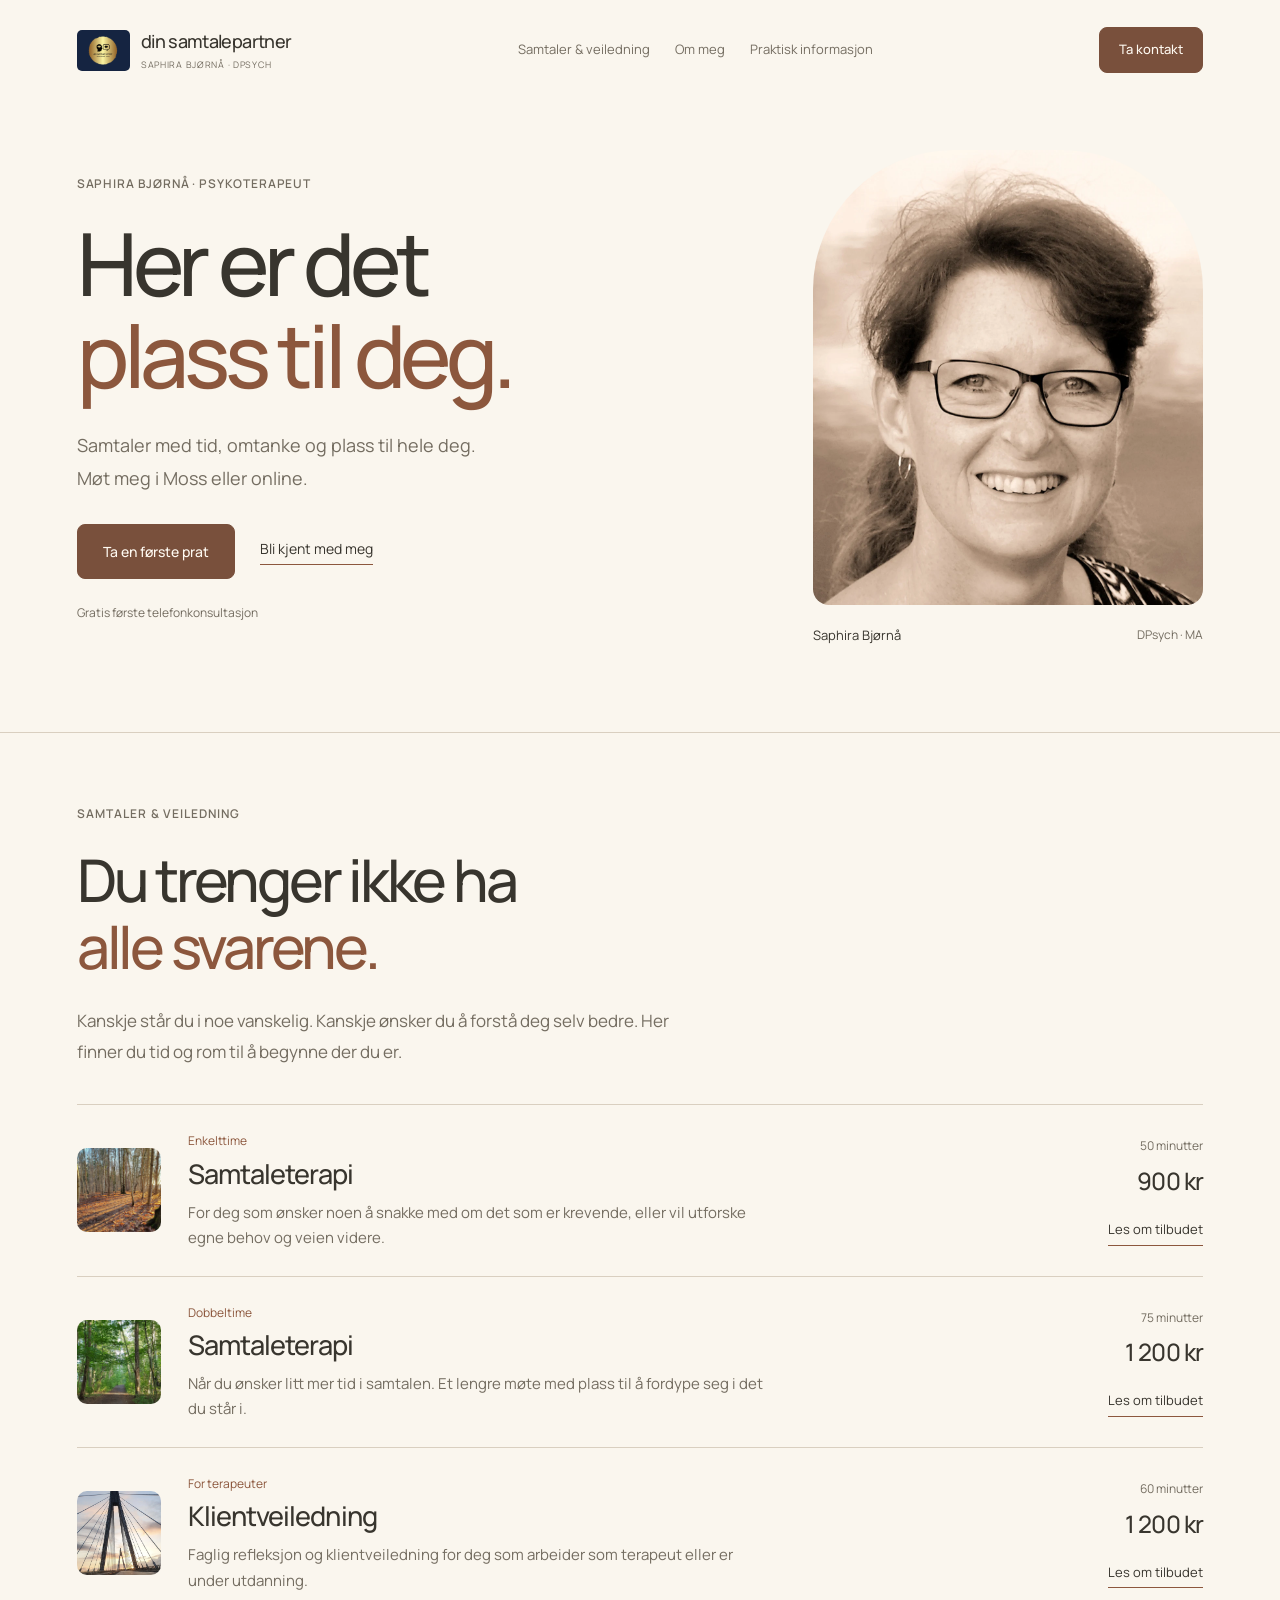
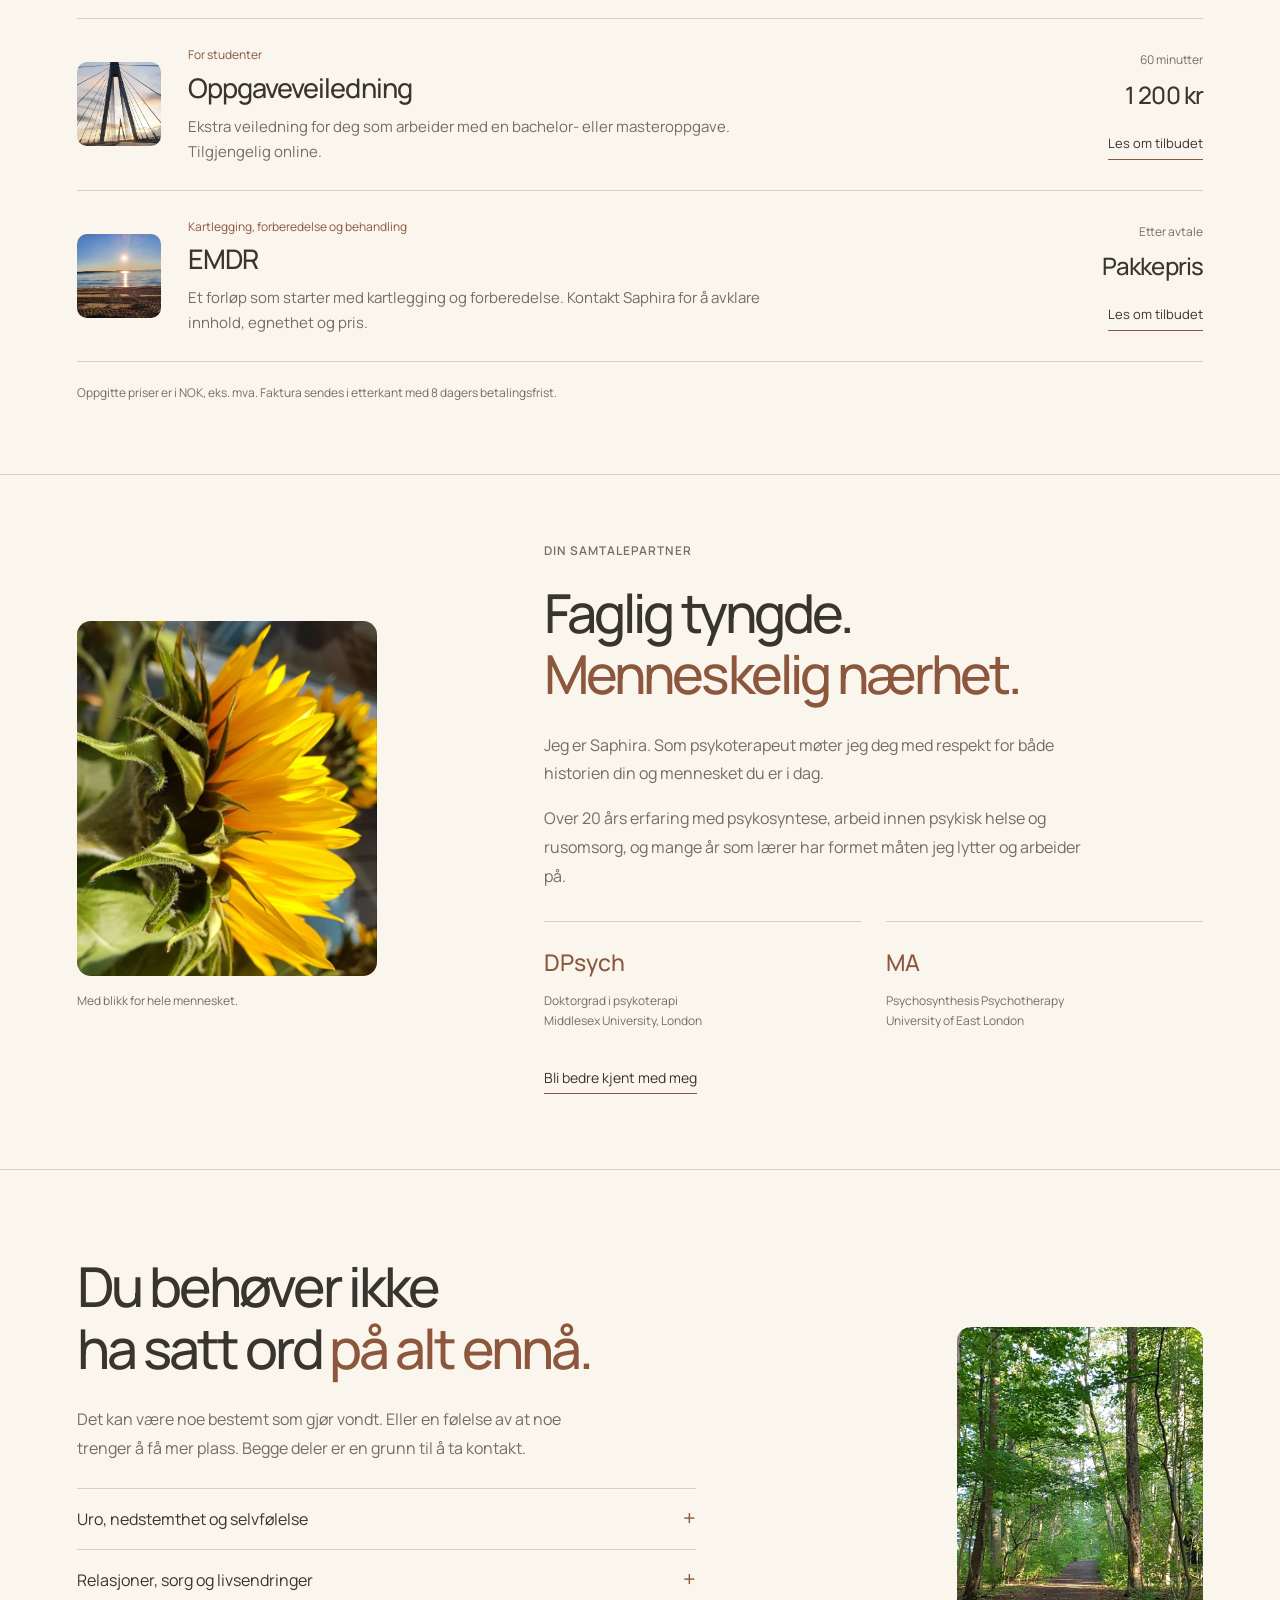
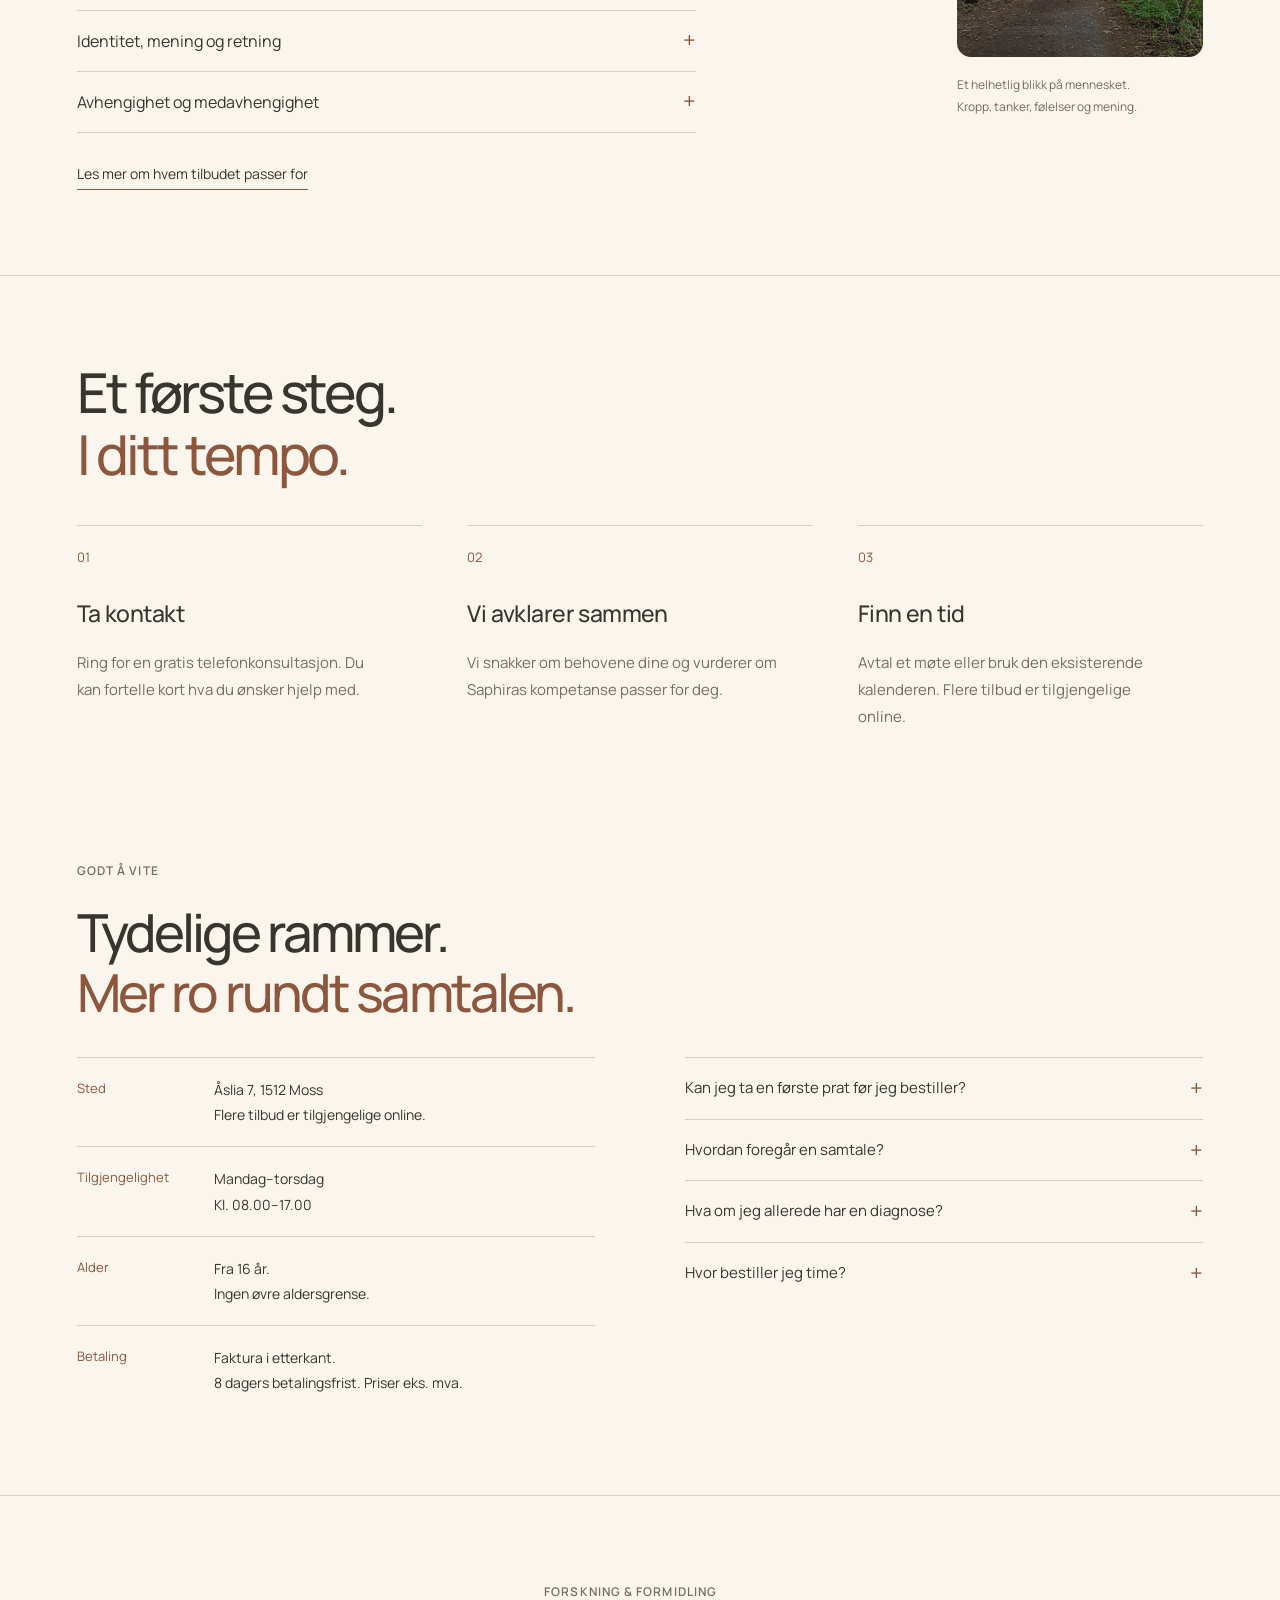
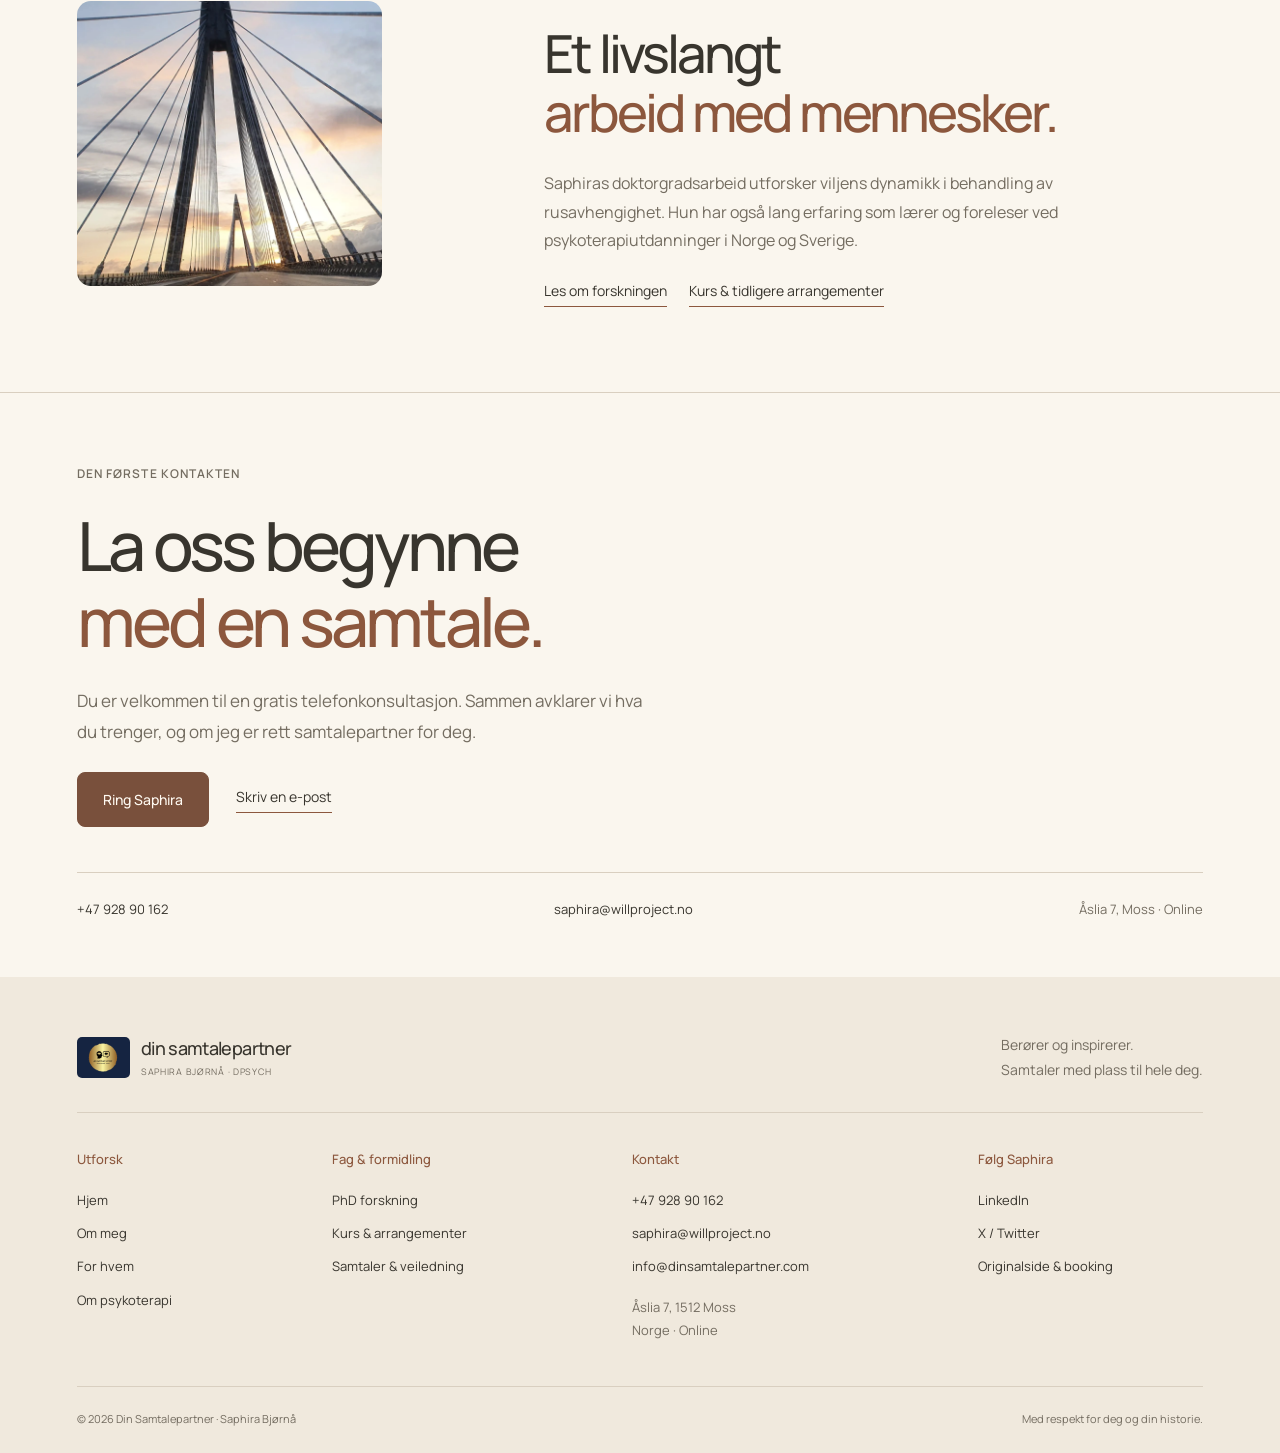
<file: index.html>
<!doctype html><html lang="nb"><head><meta charset="utf-8"><meta name="viewport" content="width=device-width,initial-scale=1"><title>Her er det plass til deg. | Din Samtalepartner</title><meta name="description" content="Samtaleterapi og veiledning med Saphira Bjørnå, DPsych. I Moss og online."><meta name="theme-color" content="#faf6ee"><meta property="og:title" content="Her er det plass til deg. | Din Samtalepartner"><meta property="og:description" content="Samtaleterapi og veiledning med Saphira Bjørnå, DPsych. I Moss og online."><meta property="og:image" content="https://static.wixstatic.com/media/1c5207_8d504ca4187c4824acd3e5a28798c0b1%7Emv2.jpg/v1/fit/w_2500,h_1330,al_c/1c5207_8d504ca4187c4824acd3e5a28798c0b1%7Emv2.jpg"><link rel="icon" href="assets/logo.webp"><link rel="stylesheet" href="fonts.css"><link rel="stylesheet" href="style.css"></head><body class="home" data-root=""><a class="skip" href="#main">Hopp til innhold</a><header class="site-header"><a aria-label="Din Samtalepartner, hjem" class="brand" href="index.html"><img alt="" src="assets/logo.webp"/><span>din samtalepartner<small>SAPHIRA BJØRNÅ · DPSYCH</small></span></a><nav aria-label="Hovedmeny" class="desktop-nav"><a href="#tjenester">Samtaler &amp; veiledning</a><a href="#om">Om meg</a><a href="#praktisk">Praktisk informasjon</a></nav><a class="button header-button" href="#kontakt">Ta kontakt</a><button aria-controls="mobile-nav" aria-expanded="false" class="menu-button">Meny +</button></header><nav class="mobile-nav" hidden="" id="mobile-nav"><a href="#tjenester">Samtaler &amp; veiledning</a><a href="#om">Om meg</a><a href="#praktisk">Praktisk informasjon</a><a href="#kontakt">Ta kontakt</a></nav><main id="main"><section class="hero"><div class="hero-copy"><p class="eyebrow">Saphira Bjørnå · Psykoterapeut</p><h1>Her er det<br/><span>plass til deg.</span></h1><p>Samtaler med tid, omtanke og plass til hele deg. Møt meg i Moss eller online.</p><div class="hero-actions"><a class="button" href="#kontakt">Ta en første prat</a><a class="text-link" href="#om">Bli kjent med meg</a></div><div class="hero-practical"><span>Gratis første telefonkonsultasjon</span></div></div><figure class="hero-portrait"><img alt="Saphira Bjørnå, psykoterapeut" fetchpriority="high" src="assets/saphira-portrait.webp"/><figcaption><span>Saphira Bjørnå</span><span>DPsych · MA</span></figcaption></figure></section><section class="intro section" id="tjenester"><p class="eyebrow">Samtaler &amp; veiledning</p><h2>Du trenger ikke ha<br/><span>alle svarene.</span></h2><p>Kanskje står du i noe vanskelig. Kanskje ønsker du å forstå deg selv bedre. Her finner du tid og rom til å begynne der du er.</p></section><section aria-label="Samtaler og veiledning" class="services section"><div class="service-list"><article class="service-row"><a class="service-photo" href="service-page/samtaleterapi-enkelttime-50-min/index.html"><img alt="Samtaleterapi · Enkelttime" class="" decoding="async" loading="lazy" src="assets/service-single-session.webp"/></a><div class="service-copy"><p>Enkelttime</p><h3><a href="service-page/samtaleterapi-enkelttime-50-min/index.html">Samtaleterapi</a></h3><p>For deg som ønsker noen å snakke med om det som er krevende, eller vil utforske egne behov og veien videre.</p></div><div class="service-book"><span>50 minutter</span><strong>900 kr</strong><a class="text-link" href="service-page/samtaleterapi-enkelttime-50-min/index.html">Les om tilbudet</a></div></article><article class="service-row"><a class="service-photo" href="service-page/samtaleterapi-dobbeltime-75-minutter/index.html"><img alt="Samtaleterapi · Dobbeltime" class="" decoding="async" loading="lazy" src="assets/service-double-session.webp"/></a><div class="service-copy"><p>Dobbeltime</p><h3><a href="service-page/samtaleterapi-dobbeltime-75-minutter/index.html">Samtaleterapi</a></h3><p>Når du ønsker litt mer tid i samtalen. Et lengre møte med plass til å fordype seg i det du står i.</p></div><div class="service-book"><span>75 minutter</span><strong>1 200 kr</strong><a class="text-link" href="service-page/samtaleterapi-dobbeltime-75-minutter/index.html">Les om tilbudet</a></div></article><article class="service-row"><a class="service-photo" href="service-page/klient-veiledning-handledning/index.html"><img alt="Klientveiledning · For terapeuter" class="" decoding="async" loading="lazy" src="assets/service-supervision.webp"/></a><div class="service-copy"><p>For terapeuter</p><h3><a href="service-page/klient-veiledning-handledning/index.html">Klientveiledning</a></h3><p>Faglig refleksjon og klientveiledning for deg som arbeider som terapeut eller er under utdanning.</p></div><div class="service-book"><span>60 minutter</span><strong>1 200 kr</strong><a class="text-link" href="service-page/klient-veiledning-handledning/index.html">Les om tilbudet</a></div></article><article class="service-row"><a class="service-photo" href="service-page/master-og-bachelor-oppgave-veiledning/index.html"><img alt="Oppgaveveiledning · For studenter" class="" decoding="async" loading="lazy" src="assets/service-supervision.webp"/></a><div class="service-copy"><p>For studenter</p><h3><a href="service-page/master-og-bachelor-oppgave-veiledning/index.html">Oppgaveveiledning</a></h3><p>Ekstra veiledning for deg som arbeider med en bachelor- eller masteroppgave. Tilgjengelig online.</p></div><div class="service-book"><span>60 minutter</span><strong>1 200 kr</strong><a class="text-link" href="service-page/master-og-bachelor-oppgave-veiledning/index.html">Les om tilbudet</a></div></article><article class="service-row"><a class="service-photo" href="service-page/emdr-traume-terapi/index.html"><img alt="EMDR · Kartlegging, forberedelse og behandling" class="" decoding="async" loading="lazy" src="assets/service-emdr.webp"/></a><div class="service-copy"><p>Kartlegging, forberedelse og behandling</p><h3><a href="service-page/emdr-traume-terapi/index.html">EMDR</a></h3><p>Et forløp som starter med kartlegging og forberedelse. Kontakt Saphira for å avklare innhold, egnethet og pris.</p></div><div class="service-book"><span>Etter avtale</span><strong>Pakkepris</strong><a class="text-link" href="service-page/emdr-traume-terapi/index.html">Les om tilbudet</a></div></article></div><p class="price-note">Oppgitte priser er i NOK, eks. mva. Faktura sendes i etterkant med 8 dagers betalingsfrist.</p></section><section class="about-home section" id="om"><div class="portrait-frame"><img alt="En solsikke i varmt sollys" class="" decoding="async" loading="lazy" src="assets/sunflower.webp"/><p>Med blikk for hele mennesket.</p></div><div class="about-copy"><p class="eyebrow">Din samtalepartner</p><h2>Faglig tyngde.<br/><span>Menneskelig nærhet.</span></h2><p>Jeg er Saphira. Som psykoterapeut møter jeg deg med respekt for både historien din og mennesket du er i dag.</p><p>Over 20 års erfaring med psykosyntese, arbeid innen psykisk helse og rusomsorg, og mange år som lærer har formet måten jeg lytter og arbeider på.</p><div class="credentials"><div><span>DPsych</span><p>Doktorgrad i psykoterapi<br/>Middlesex University, London</p></div><div><span>MA</span><p>Psychosynthesis Psychotherapy<br/>University of East London</p></div></div><a class="text-link" href="om-meg/index.html">Bli bedre kjent med meg</a></div></section><section class="who-section section"><div class="who-content"><h2>Du behøver ikke<br/>ha satt ord <br/><span>på alt ennå.</span></h2><p>Det kan være noe bestemt som gjør vondt. Eller en følelse av at noe trenger å få mer plass. Begge deler er en grunn til å ta kontakt.</p><div class="topic-list"><details><summary>Uro, nedstemthet og selvfølelse</summary><p>Du kan ta opp bekymring, lav selvfølelse eller følelsen av ikke å strekke til. I en første samtale avklarer vi hva du trenger, og om tilbudet passer for deg.</p></details><details><summary>Relasjoner, sorg og livsendringer</summary><p>Samlivsbrudd, tap, familieforhold og det å være pårørende kan vekke mange følelser. Samtalen kan gi rom for å utforske din opplevelse.</p></details><details><summary>Identitet, mening og retning</summary><p>Spørsmål om hvem du er, hva som er viktig for deg og hva du ønsker videre, kan være utgangspunktet for samtalen.</p></details><details><summary>Avhengighet og medavhengighet</summary><p>Saphira har erfaring fra rusomsorg og har forsket på viljens dynamikk i behandling av rusavhengighet. Ta kontakt for å avklare din situasjon.</p></details></div><a class="text-link" href="hva-og-for-hvem/index.html">Les mer om hvem tilbudet passer for</a></div><div class="who-photo"><img alt="En grønn sti gjennom skogen" class="" decoding="async" loading="lazy" src="assets/service-double-session.webp"/><p>Et helhetlig blikk på mennesket.<br/>Kropp, tanker, følelser og mening.</p></div></section><section class="process section"><h2>Et første steg.<br/><span>I ditt tempo.</span></h2><div class="process-grid"><article><span>01</span><h3>Ta kontakt</h3><p>Ring for en gratis telefonkonsultasjon. Du kan fortelle kort hva du ønsker hjelp med.</p></article><article><span>02</span><h3>Vi avklarer sammen</h3><p>Vi snakker om behovene dine og vurderer om Saphiras kompetanse passer for deg.</p></article><article><span>03</span><h3>Finn en tid</h3><p>Avtal et møte eller bruk den eksisterende kalenderen. Flere tilbud er tilgjengelige online.</p></article></div></section><section class="practical section" id="praktisk"><div><p class="eyebrow">Godt å vite</p><h2>Tydelige rammer.<br/><span>Mer ro rundt samtalen.</span></h2></div><div class="practical-grid"><div class="facts"><div><span>Sted</span><p>Åslia 7, 1512 Moss<br/>Flere tilbud er tilgjengelige online.</p></div><div><span>Tilgjengelighet</span><p>Mandag–torsdag<br/>Kl. 08.00–17.00</p></div><div><span>Alder</span><p>Fra 16 år.<br/>Ingen øvre aldersgrense.</p></div><div><span>Betaling</span><p>Faktura i etterkant.<br/>8 dagers betalingsfrist. Priser eks. mva.</p></div></div><div class="faq"><details><summary>Kan jeg ta en første prat før jeg bestiller?</summary><p>Ja. Saphira tilbyr en gratis telefonkonsultasjon for å avklare behov og om hun har riktig kompetanse for deg. Ring +47 928 90 162.</p></details><details><summary>Hvordan foregår en samtale?</summary><p>Saphira arbeider gjennom aktiv lytting og samtale. Psykosyntese har et helhetlig perspektiv og kan inkludere andre verktøy når det føles riktig for deg.</p></details><details><summary>Hva om jeg allerede har en diagnose?</summary><p>Ta kontakt for en individuell avklaring av behov, utfordringer og hvor du er i forløpet. Saphira vurderer om hun kan tilby terapi eller støttesamtaler, eller om annen hjelp er mer passende.</p></details><details><summary>Hvor bestiller jeg time?</summary><p>Du kan bestille gjennom Saphiras eksisterende bookingkalender. Bruk knappen på den aktuelle tjenesten for å se tilgjengelige tider.</p></details></div></div></section><section class="research section"><div class="research-photo"><img alt="En bro i kveldslys" class="" decoding="async" loading="lazy" src="assets/service-supervision.webp"/></div><div><p class="eyebrow">Forskning &amp; formidling</p><h2>Et livslangt<br/><span>arbeid med mennesker.</span></h2><p>Saphiras doktorgradsarbeid utforsker viljens dynamikk i behandling av rusavhengighet. Hun har også lang erfaring som lærer og foreleser ved psykoterapiutdanninger i Norge og Sverige.</p><div class="actions"><a class="text-link" href="forskning/index.html">Les om forskningen</a><a class="text-link" href="experiences/index.html">Kurs &amp; tidligere arrangementer</a></div></div></section><section class="contact section" id="kontakt"><p class="eyebrow">Den første kontakten</p><h2>La oss begynne<br/><span>med en samtale.</span></h2><p>Du er velkommen til en gratis telefonkonsultasjon. Sammen avklarer vi hva du trenger, og om jeg er rett samtalepartner for deg.</p><div class="contact-actions"><a class="button" href="tel:+4792890162">Ring Saphira</a><a class="text-link" href="mailto:saphira@willproject.no">Skriv en e-post</a></div><div class="contact-bottom"><a href="tel:+4792890162">+47 928 90 162</a><a href="mailto:saphira@willproject.no">saphira@willproject.no</a><span>Åslia 7, Moss · Online</span></div></section></main><footer class="footer"><div class="footer-top"><a aria-label="Din Samtalepartner, hjem" class="brand" href="index.html"><img alt="Din Samtalepartner" src="assets/logo.webp"/><span>din samtalepartner<small>SAPHIRA BJØRNÅ · DPSYCH</small></span></a><p>Berører og inspirerer.<br/>Samtaler med plass til hele deg.</p></div><div class="footer-links"><div><h3>Utforsk</h3><a href="index.html">Hjem</a><a href="om-meg/index.html">Om meg</a><a href="hva-og-for-hvem/index.html">For hvem</a><a href="about/index.html">Om psykoterapi</a></div><div><h3>Fag &amp; formidling</h3><a href="forskning/index.html">PhD forskning</a><a href="experiences/index.html">Kurs &amp; arrangementer</a><a href="index.html#tjenester">Samtaler &amp; veiledning</a></div><div><h3>Kontakt</h3><a href="tel:+4792890162">+47 928 90 162</a><a href="mailto:saphira@willproject.no">saphira@willproject.no</a><a href="mailto:info@dinsamtalepartner.com">info@dinsamtalepartner.com</a><p>Åslia 7, 1512 Moss<br/>Norge · Online</p></div><div><h3>Følg Saphira</h3><a href="https://www.linkedin.com/in/saphira-bj%C3%B8rn%C3%A5-dpsych-177b5113/" rel="noopener" target="_blank">LinkedIn</a><a href="https://twitter.com/@BjSaphira" rel="noopener" target="_blank">X / Twitter</a><a href="https://www.dinsamtalepartner.com/" rel="noopener" target="_blank">Originalside &amp; booking</a></div></div><div class="footer-bottom"><span>© 2026 Din Samtalepartner · Saphira Bjørnå</span><span>Med respekt for deg og din historie.</span></div></footer><script src="app.js"></script></body></html>
</file>
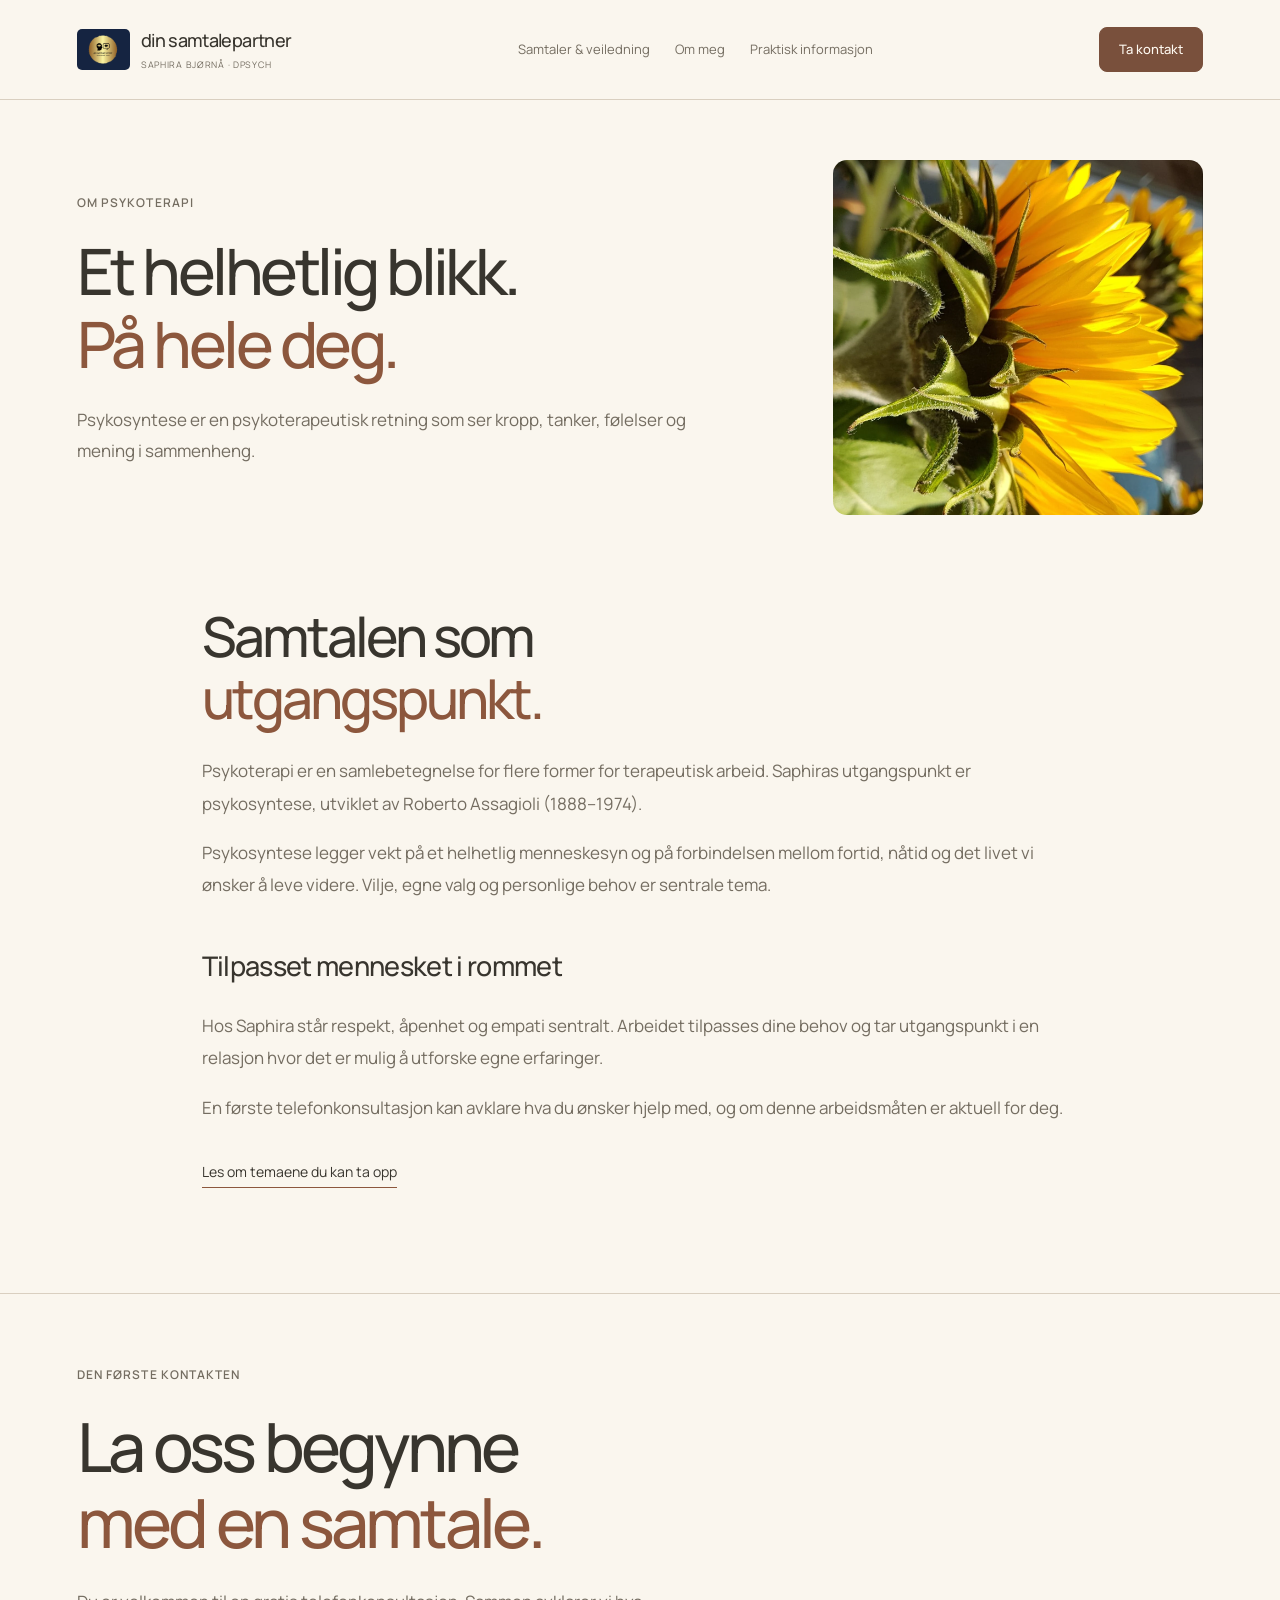
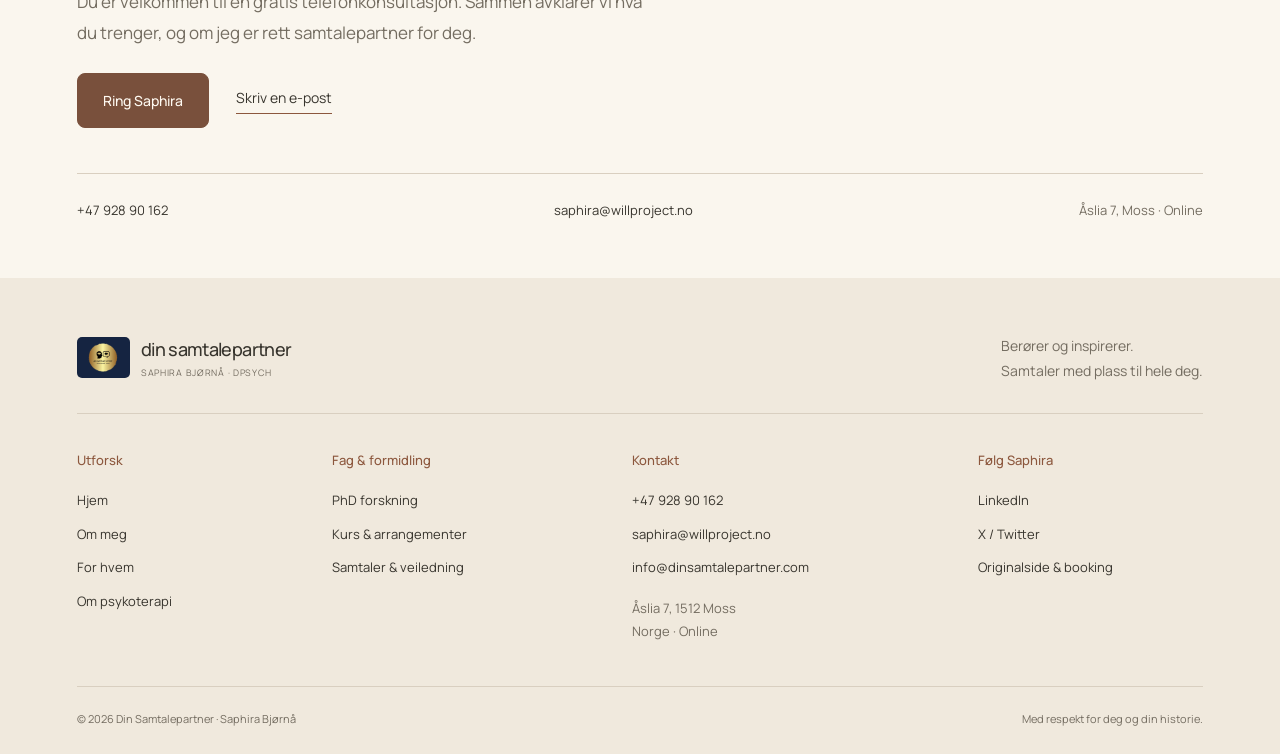
<file: about/index.html>
<!doctype html><html lang="nb"><head><meta charset="utf-8"><meta name="viewport" content="width=device-width,initial-scale=1"><title>Om psykoterapi og psykosyntese | Din Samtalepartner</title><meta name="description" content="Samtaleterapi og veiledning med Saphira Bjørnå, DPsych. I Moss og online."><meta name="theme-color" content="#faf6ee"><meta property="og:title" content="Om psykoterapi og psykosyntese | Din Samtalepartner"><meta property="og:description" content="Samtaleterapi og veiledning med Saphira Bjørnå, DPsych. I Moss og online."><meta property="og:image" content="https://static.wixstatic.com/media/1c5207_8d504ca4187c4824acd3e5a28798c0b1%7Emv2.jpg/v1/fit/w_2500,h_1330,al_c/1c5207_8d504ca4187c4824acd3e5a28798c0b1%7Emv2.jpg"><link rel="icon" href="../assets/logo.webp"><link rel="stylesheet" href="../fonts.css"><link rel="stylesheet" href="../style.css"></head><body class="inner-page" data-root="../"><a class="skip" href="#main">Hopp til innhold</a><header class="site-header"><a aria-label="Din Samtalepartner, hjem" class="brand" href="../index.html"><img alt="" src="../assets/logo.webp"/><span>din samtalepartner<small>SAPHIRA BJØRNÅ · DPSYCH</small></span></a><nav aria-label="Hovedmeny" class="desktop-nav"><a href="../index.html#tjenester">Samtaler &amp; veiledning</a><a href="../index.html#om">Om meg</a><a href="../index.html#praktisk">Praktisk informasjon</a></nav><a class="button header-button" href="../index.html#kontakt">Ta kontakt</a><button aria-controls="mobile-nav" aria-expanded="false" class="menu-button">Meny +</button></header><nav class="mobile-nav" hidden="" id="mobile-nav"><a href="../index.html#tjenester">Samtaler &amp; veiledning</a><a href="../index.html#om">Om meg</a><a href="../index.html#praktisk">Praktisk informasjon</a><a href="../index.html#kontakt">Ta kontakt</a></nav><main id="main"><section class="page-hero section"><div><p class="eyebrow">Om psykoterapi</p><h1>Et helhetlig blikk.<br/><span>På hele deg.</span></h1><p>Psykosyntese er en psykoterapeutisk retning som ser kropp, tanker, følelser og mening i sammenheng.</p></div><img alt="Om psykoterapi" class="" decoding="async" loading="eager" src="../assets/sunflower.webp"/></section><section class="prose-page section"><h2>Samtalen som<br/><span>utgangspunkt.</span></h2><p>Psykoterapi er en samlebetegnelse for flere former for terapeutisk arbeid. Saphiras utgangspunkt er psykosyntese, utviklet av Roberto Assagioli (1888–1974).</p><p>Psykosyntese legger vekt på et helhetlig menneskesyn og på forbindelsen mellom fortid, nåtid og det livet vi ønsker å leve videre. Vilje, egne valg og personlige behov er sentrale tema.</p><h3>Tilpasset mennesket i rommet</h3><p>Hos Saphira står respekt, åpenhet og empati sentralt. Arbeidet tilpasses dine behov og tar utgangspunkt i en relasjon hvor det er mulig å utforske egne erfaringer.</p><p>En første telefonkonsultasjon kan avklare hva du ønsker hjelp med, og om denne arbeidsmåten er aktuell for deg.</p><a class="text-link" href="../hva-og-for-hvem/index.html">Les om temaene du kan ta opp</a></section><section class="contact section" id="kontakt"><p class="eyebrow">Den første kontakten</p><h2>La oss begynne<br/><span>med en samtale.</span></h2><p>Du er velkommen til en gratis telefonkonsultasjon. Sammen avklarer vi hva du trenger, og om jeg er rett samtalepartner for deg.</p><div class="contact-actions"><a class="button" href="tel:+4792890162">Ring Saphira</a><a class="text-link" href="mailto:saphira@willproject.no">Skriv en e-post</a></div><div class="contact-bottom"><a href="tel:+4792890162">+47 928 90 162</a><a href="mailto:saphira@willproject.no">saphira@willproject.no</a><span>Åslia 7, Moss · Online</span></div></section></main><footer class="footer"><div class="footer-top"><a aria-label="Din Samtalepartner, hjem" class="brand" href="../index.html"><img alt="Din Samtalepartner" src="../assets/logo.webp"/><span>din samtalepartner<small>SAPHIRA BJØRNÅ · DPSYCH</small></span></a><p>Berører og inspirerer.<br/>Samtaler med plass til hele deg.</p></div><div class="footer-links"><div><h3>Utforsk</h3><a href="../index.html">Hjem</a><a href="../om-meg/index.html">Om meg</a><a href="../hva-og-for-hvem/index.html">For hvem</a><a href="../about/index.html">Om psykoterapi</a></div><div><h3>Fag &amp; formidling</h3><a href="../forskning/index.html">PhD forskning</a><a href="../experiences/index.html">Kurs &amp; arrangementer</a><a href="../index.html#tjenester">Samtaler &amp; veiledning</a></div><div><h3>Kontakt</h3><a href="tel:+4792890162">+47 928 90 162</a><a href="mailto:saphira@willproject.no">saphira@willproject.no</a><a href="mailto:info@dinsamtalepartner.com">info@dinsamtalepartner.com</a><p>Åslia 7, 1512 Moss<br/>Norge · Online</p></div><div><h3>Følg Saphira</h3><a href="https://www.linkedin.com/in/saphira-bj%C3%B8rn%C3%A5-dpsych-177b5113/" rel="noopener" target="_blank">LinkedIn</a><a href="https://twitter.com/@BjSaphira" rel="noopener" target="_blank">X / Twitter</a><a href="https://www.dinsamtalepartner.com/" rel="noopener" target="_blank">Originalside &amp; booking</a></div></div><div class="footer-bottom"><span>© 2026 Din Samtalepartner · Saphira Bjørnå</span><span>Med respekt for deg og din historie.</span></div></footer><script src="../app.js"></script></body></html>
</file>
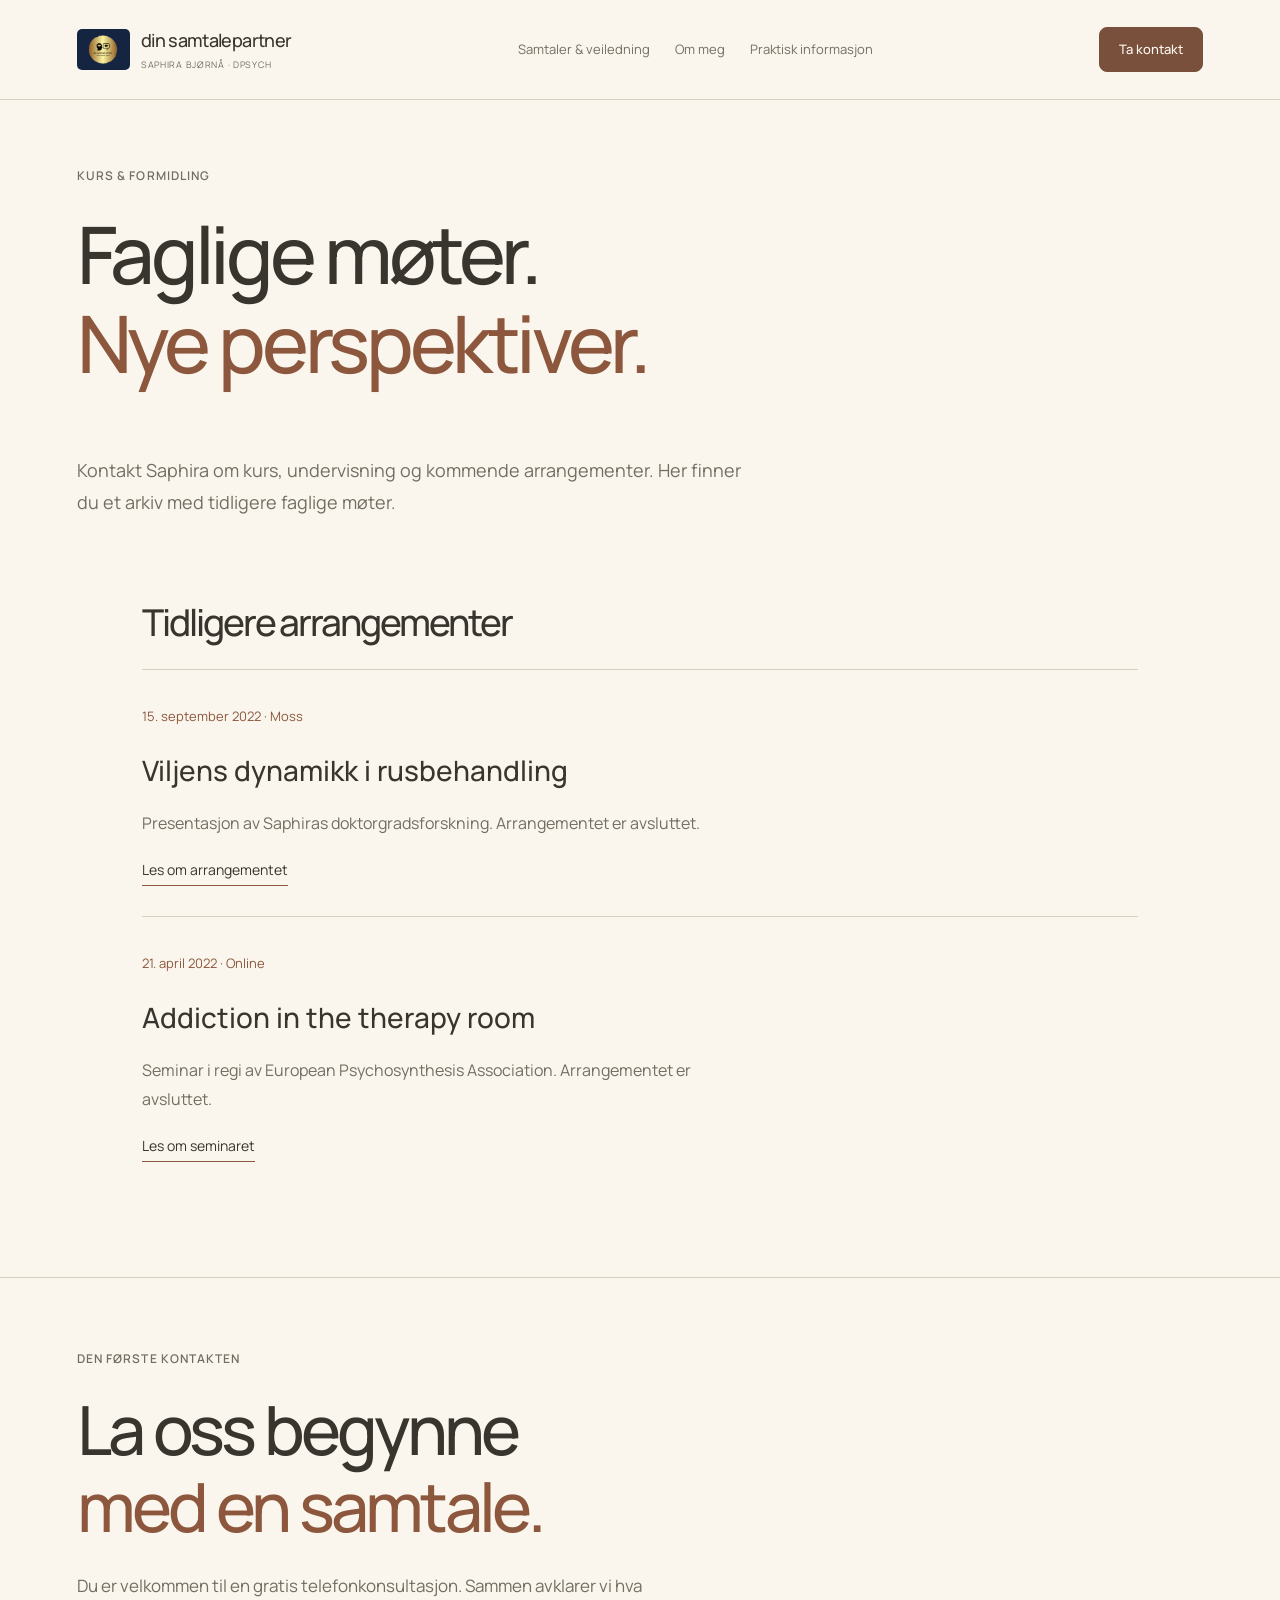
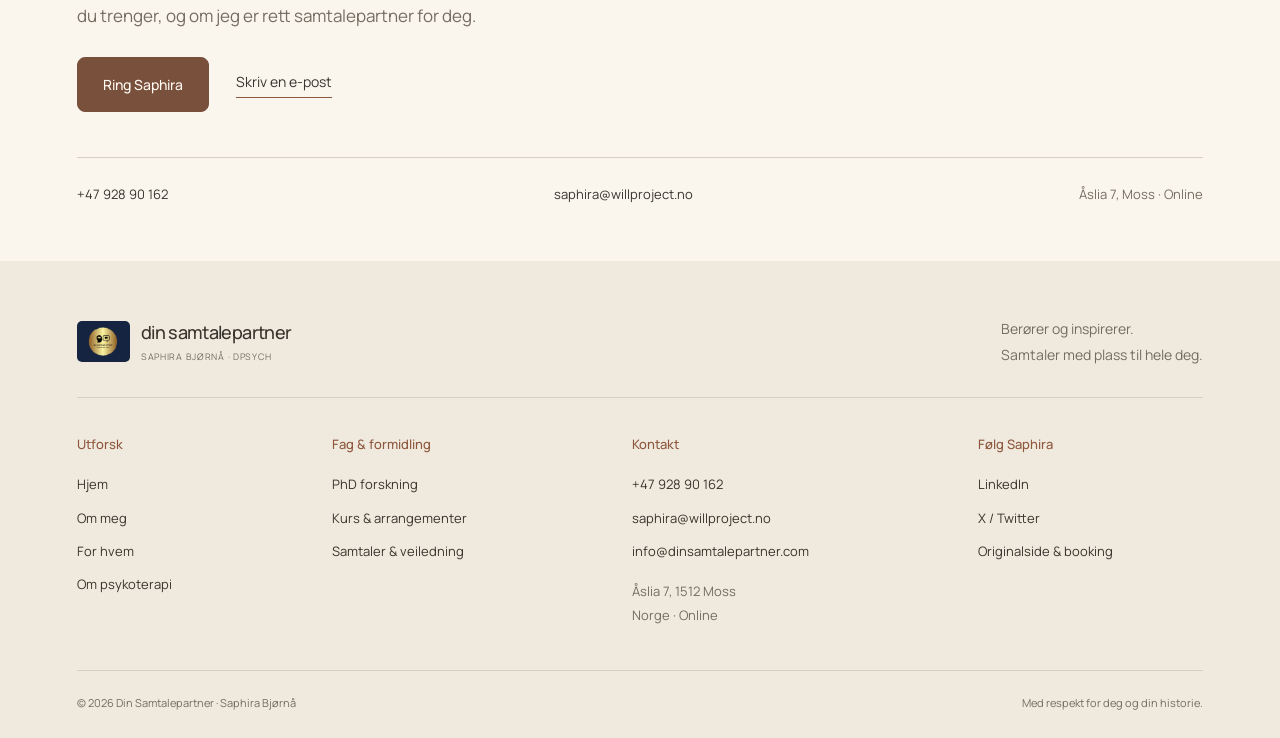
<file: experiences/index.html>
<!doctype html><html lang="nb"><head><meta charset="utf-8"><meta name="viewport" content="width=device-width,initial-scale=1"><title>Kurs og arrangementer | Din Samtalepartner</title><meta name="description" content="Samtaleterapi og veiledning med Saphira Bjørnå, DPsych. I Moss og online."><meta name="theme-color" content="#faf6ee"><meta property="og:title" content="Kurs og arrangementer | Din Samtalepartner"><meta property="og:description" content="Samtaleterapi og veiledning med Saphira Bjørnå, DPsych. I Moss og online."><meta property="og:image" content="https://static.wixstatic.com/media/1c5207_8d504ca4187c4824acd3e5a28798c0b1%7Emv2.jpg/v1/fit/w_2500,h_1330,al_c/1c5207_8d504ca4187c4824acd3e5a28798c0b1%7Emv2.jpg"><link rel="icon" href="../assets/logo.webp"><link rel="stylesheet" href="../fonts.css"><link rel="stylesheet" href="../style.css"></head><body class="inner-page" data-root="../"><a class="skip" href="#main">Hopp til innhold</a><header class="site-header"><a aria-label="Din Samtalepartner, hjem" class="brand" href="../index.html"><img alt="" src="../assets/logo.webp"/><span>din samtalepartner<small>SAPHIRA BJØRNÅ · DPSYCH</small></span></a><nav aria-label="Hovedmeny" class="desktop-nav"><a href="../index.html#tjenester">Samtaler &amp; veiledning</a><a href="../index.html#om">Om meg</a><a href="../index.html#praktisk">Praktisk informasjon</a></nav><a class="button header-button" href="../index.html#kontakt">Ta kontakt</a><button aria-controls="mobile-nav" aria-expanded="false" class="menu-button">Meny +</button></header><nav class="mobile-nav" hidden="" id="mobile-nav"><a href="../index.html#tjenester">Samtaler &amp; veiledning</a><a href="../index.html#om">Om meg</a><a href="../index.html#praktisk">Praktisk informasjon</a><a href="../index.html#kontakt">Ta kontakt</a></nav><main id="main"><section class="text-hero section"><p class="eyebrow">Kurs &amp; formidling</p><h1>Faglige møter.<br/><span>Nye perspektiver.</span></h1><p>Kontakt Saphira om kurs, undervisning og kommende arrangementer. Her finner du et arkiv med tidligere faglige møter.</p></section><section class="event-archive section"><h2>Tidligere arrangementer</h2><article><span>15. september 2022 · Moss</span><h3>Viljens dynamikk i rusbehandling</h3><p>Presentasjon av Saphiras doktorgradsforskning. Arrangementet er avsluttet.</p><a class="text-link" href="../event-info/presentasjon-av-phd-forskning-viljens-dynamikk-i-rusbehandling/index.html">Les om arrangementet</a></article><article><span>21. april 2022 · Online</span><h3>Addiction in the therapy room</h3><p>Seminar i regi av European Psychosynthesis Association. Arrangementet er avsluttet.</p><a class="text-link" href="../event-info/addiction-in-the-therapy-room/index.html">Les om seminaret</a></article></section><section class="contact section" id="kontakt"><p class="eyebrow">Den første kontakten</p><h2>La oss begynne<br/><span>med en samtale.</span></h2><p>Du er velkommen til en gratis telefonkonsultasjon. Sammen avklarer vi hva du trenger, og om jeg er rett samtalepartner for deg.</p><div class="contact-actions"><a class="button" href="tel:+4792890162">Ring Saphira</a><a class="text-link" href="mailto:saphira@willproject.no">Skriv en e-post</a></div><div class="contact-bottom"><a href="tel:+4792890162">+47 928 90 162</a><a href="mailto:saphira@willproject.no">saphira@willproject.no</a><span>Åslia 7, Moss · Online</span></div></section></main><footer class="footer"><div class="footer-top"><a aria-label="Din Samtalepartner, hjem" class="brand" href="../index.html"><img alt="Din Samtalepartner" src="../assets/logo.webp"/><span>din samtalepartner<small>SAPHIRA BJØRNÅ · DPSYCH</small></span></a><p>Berører og inspirerer.<br/>Samtaler med plass til hele deg.</p></div><div class="footer-links"><div><h3>Utforsk</h3><a href="../index.html">Hjem</a><a href="../om-meg/index.html">Om meg</a><a href="../hva-og-for-hvem/index.html">For hvem</a><a href="../about/index.html">Om psykoterapi</a></div><div><h3>Fag &amp; formidling</h3><a href="../forskning/index.html">PhD forskning</a><a href="../experiences/index.html">Kurs &amp; arrangementer</a><a href="../index.html#tjenester">Samtaler &amp; veiledning</a></div><div><h3>Kontakt</h3><a href="tel:+4792890162">+47 928 90 162</a><a href="mailto:saphira@willproject.no">saphira@willproject.no</a><a href="mailto:info@dinsamtalepartner.com">info@dinsamtalepartner.com</a><p>Åslia 7, 1512 Moss<br/>Norge · Online</p></div><div><h3>Følg Saphira</h3><a href="https://www.linkedin.com/in/saphira-bj%C3%B8rn%C3%A5-dpsych-177b5113/" rel="noopener" target="_blank">LinkedIn</a><a href="https://twitter.com/@BjSaphira" rel="noopener" target="_blank">X / Twitter</a><a href="https://www.dinsamtalepartner.com/" rel="noopener" target="_blank">Originalside &amp; booking</a></div></div><div class="footer-bottom"><span>© 2026 Din Samtalepartner · Saphira Bjørnå</span><span>Med respekt for deg og din historie.</span></div></footer><script src="../app.js"></script></body></html>
</file>
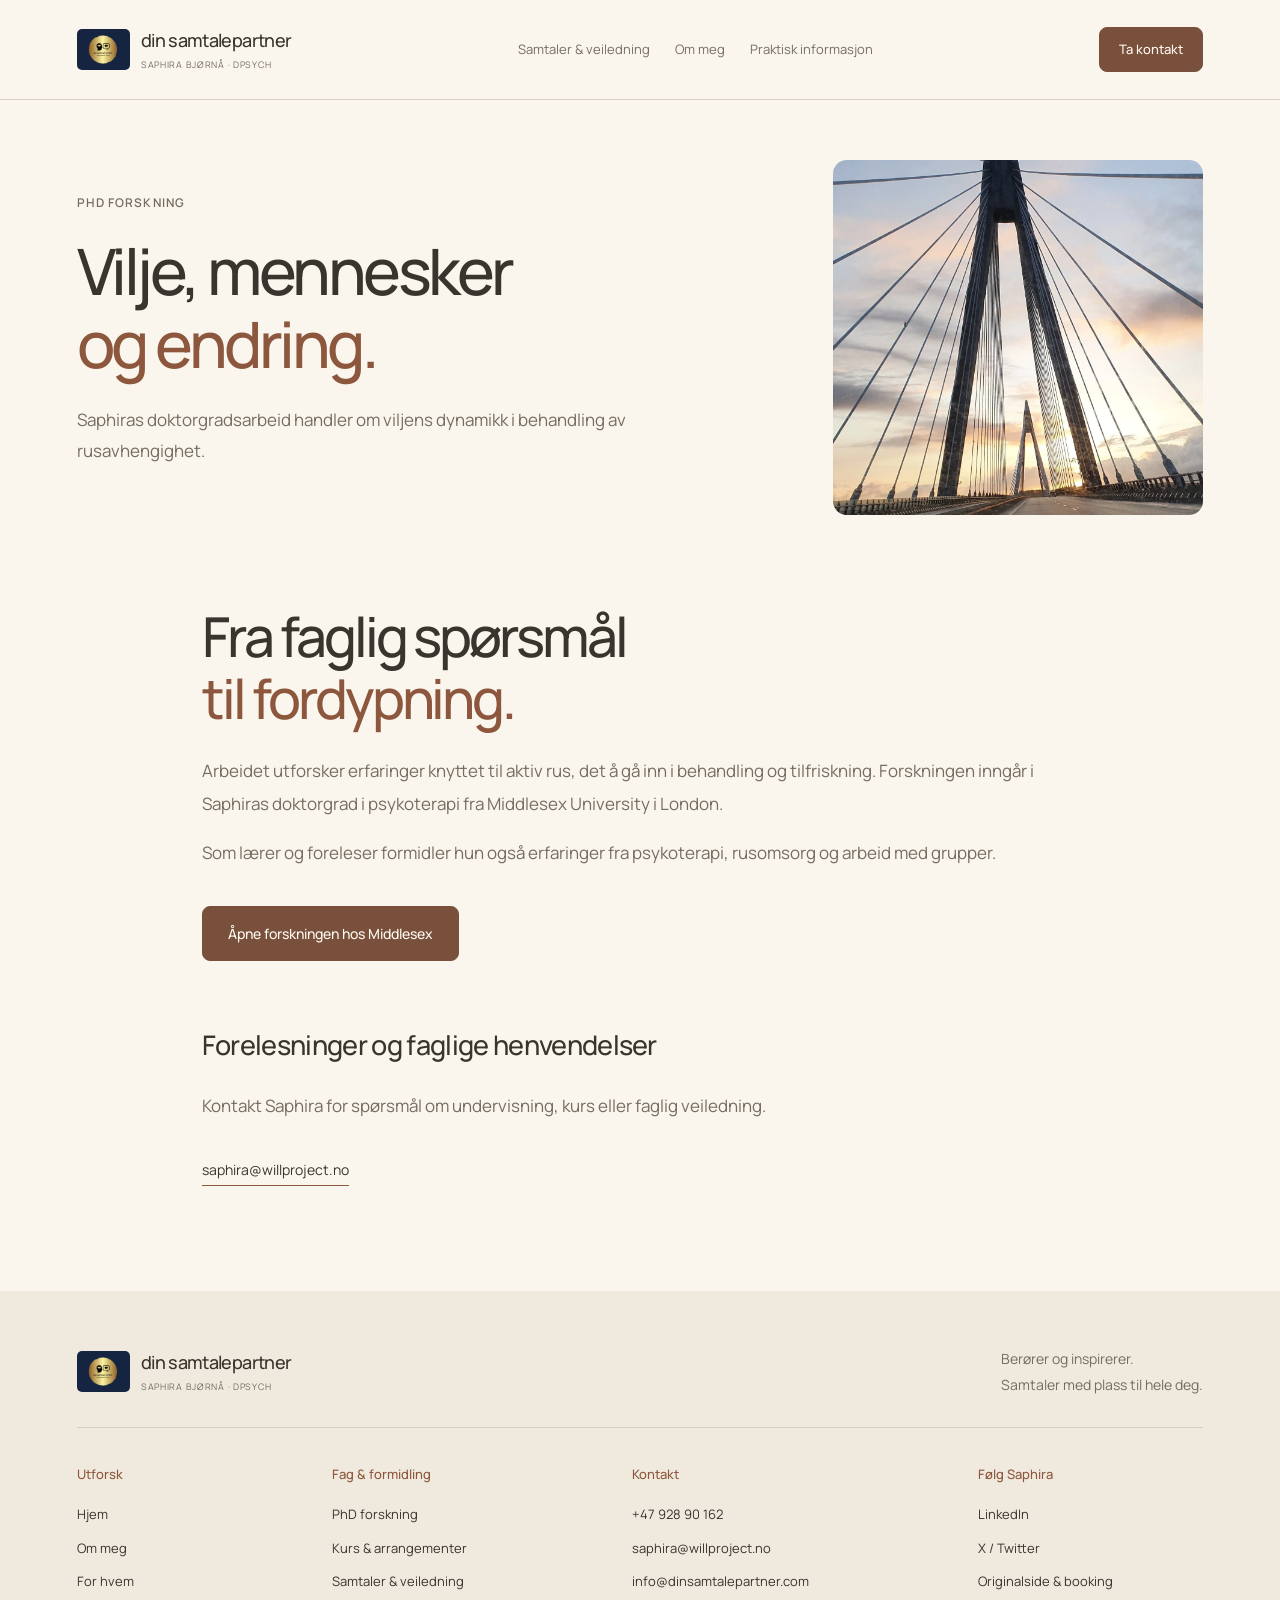
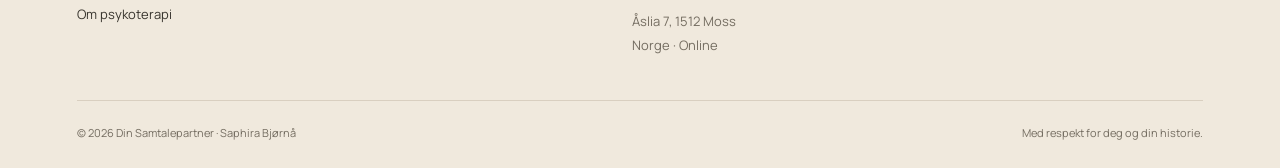
<file: forskning/index.html>
<!doctype html><html lang="nb"><head><meta charset="utf-8"><meta name="viewport" content="width=device-width,initial-scale=1"><title>Forskning og undervisning | Din Samtalepartner</title><meta name="description" content="Samtaleterapi og veiledning med Saphira Bjørnå, DPsych. I Moss og online."><meta name="theme-color" content="#faf6ee"><meta property="og:title" content="Forskning og undervisning | Din Samtalepartner"><meta property="og:description" content="Samtaleterapi og veiledning med Saphira Bjørnå, DPsych. I Moss og online."><meta property="og:image" content="https://static.wixstatic.com/media/1c5207_8d504ca4187c4824acd3e5a28798c0b1%7Emv2.jpg/v1/fit/w_2500,h_1330,al_c/1c5207_8d504ca4187c4824acd3e5a28798c0b1%7Emv2.jpg"><link rel="icon" href="../assets/logo.webp"><link rel="stylesheet" href="../fonts.css"><link rel="stylesheet" href="../style.css"></head><body class="inner-page" data-root="../"><a class="skip" href="#main">Hopp til innhold</a><header class="site-header"><a aria-label="Din Samtalepartner, hjem" class="brand" href="../index.html"><img alt="" src="../assets/logo.webp"/><span>din samtalepartner<small>SAPHIRA BJØRNÅ · DPSYCH</small></span></a><nav aria-label="Hovedmeny" class="desktop-nav"><a href="../index.html#tjenester">Samtaler &amp; veiledning</a><a href="../index.html#om">Om meg</a><a href="../index.html#praktisk">Praktisk informasjon</a></nav><a class="button header-button" href="../index.html#kontakt">Ta kontakt</a><button aria-controls="mobile-nav" aria-expanded="false" class="menu-button">Meny +</button></header><nav class="mobile-nav" hidden="" id="mobile-nav"><a href="../index.html#tjenester">Samtaler &amp; veiledning</a><a href="../index.html#om">Om meg</a><a href="../index.html#praktisk">Praktisk informasjon</a><a href="../index.html#kontakt">Ta kontakt</a></nav><main id="main"><section class="page-hero section"><div><p class="eyebrow">PhD forskning</p><h1>Vilje, mennesker<br/><span>og endring.</span></h1><p>Saphiras doktorgradsarbeid handler om viljens dynamikk i behandling av rusavhengighet.</p></div><img alt="PhD forskning" class="" decoding="async" loading="eager" src="../assets/service-supervision.webp"/></section><section class="prose-page section"><h2>Fra faglig spørsmål<br/><span>til fordypning.</span></h2><p>Arbeidet utforsker erfaringer knyttet til aktiv rus, det å gå inn i behandling og tilfriskning. Forskningen inngår i Saphiras doktorgrad i psykoterapi fra Middlesex University i London.</p><p>Som lærer og foreleser formidler hun også erfaringer fra psykoterapi, rusomsorg og arbeid med grupper.</p><a class="button" href="https://repository.mdx.ac.uk/item/86xw9" rel="noopener" target="_blank">Åpne forskningen hos Middlesex</a><h3>Forelesninger og faglige henvendelser</h3><p>Kontakt Saphira for spørsmål om undervisning, kurs eller faglig veiledning.</p><a class="text-link" href="mailto:saphira@willproject.no">saphira@willproject.no</a></section></main><footer class="footer"><div class="footer-top"><a aria-label="Din Samtalepartner, hjem" class="brand" href="../index.html"><img alt="Din Samtalepartner" src="../assets/logo.webp"/><span>din samtalepartner<small>SAPHIRA BJØRNÅ · DPSYCH</small></span></a><p>Berører og inspirerer.<br/>Samtaler med plass til hele deg.</p></div><div class="footer-links"><div><h3>Utforsk</h3><a href="../index.html">Hjem</a><a href="../om-meg/index.html">Om meg</a><a href="../hva-og-for-hvem/index.html">For hvem</a><a href="../about/index.html">Om psykoterapi</a></div><div><h3>Fag &amp; formidling</h3><a href="../forskning/index.html">PhD forskning</a><a href="../experiences/index.html">Kurs &amp; arrangementer</a><a href="../index.html#tjenester">Samtaler &amp; veiledning</a></div><div><h3>Kontakt</h3><a href="tel:+4792890162">+47 928 90 162</a><a href="mailto:saphira@willproject.no">saphira@willproject.no</a><a href="mailto:info@dinsamtalepartner.com">info@dinsamtalepartner.com</a><p>Åslia 7, 1512 Moss<br/>Norge · Online</p></div><div><h3>Følg Saphira</h3><a href="https://www.linkedin.com/in/saphira-bj%C3%B8rn%C3%A5-dpsych-177b5113/" rel="noopener" target="_blank">LinkedIn</a><a href="https://twitter.com/@BjSaphira" rel="noopener" target="_blank">X / Twitter</a><a href="https://www.dinsamtalepartner.com/" rel="noopener" target="_blank">Originalside &amp; booking</a></div></div><div class="footer-bottom"><span>© 2026 Din Samtalepartner · Saphira Bjørnå</span><span>Med respekt for deg og din historie.</span></div></footer><script src="../app.js"></script></body></html>
</file>
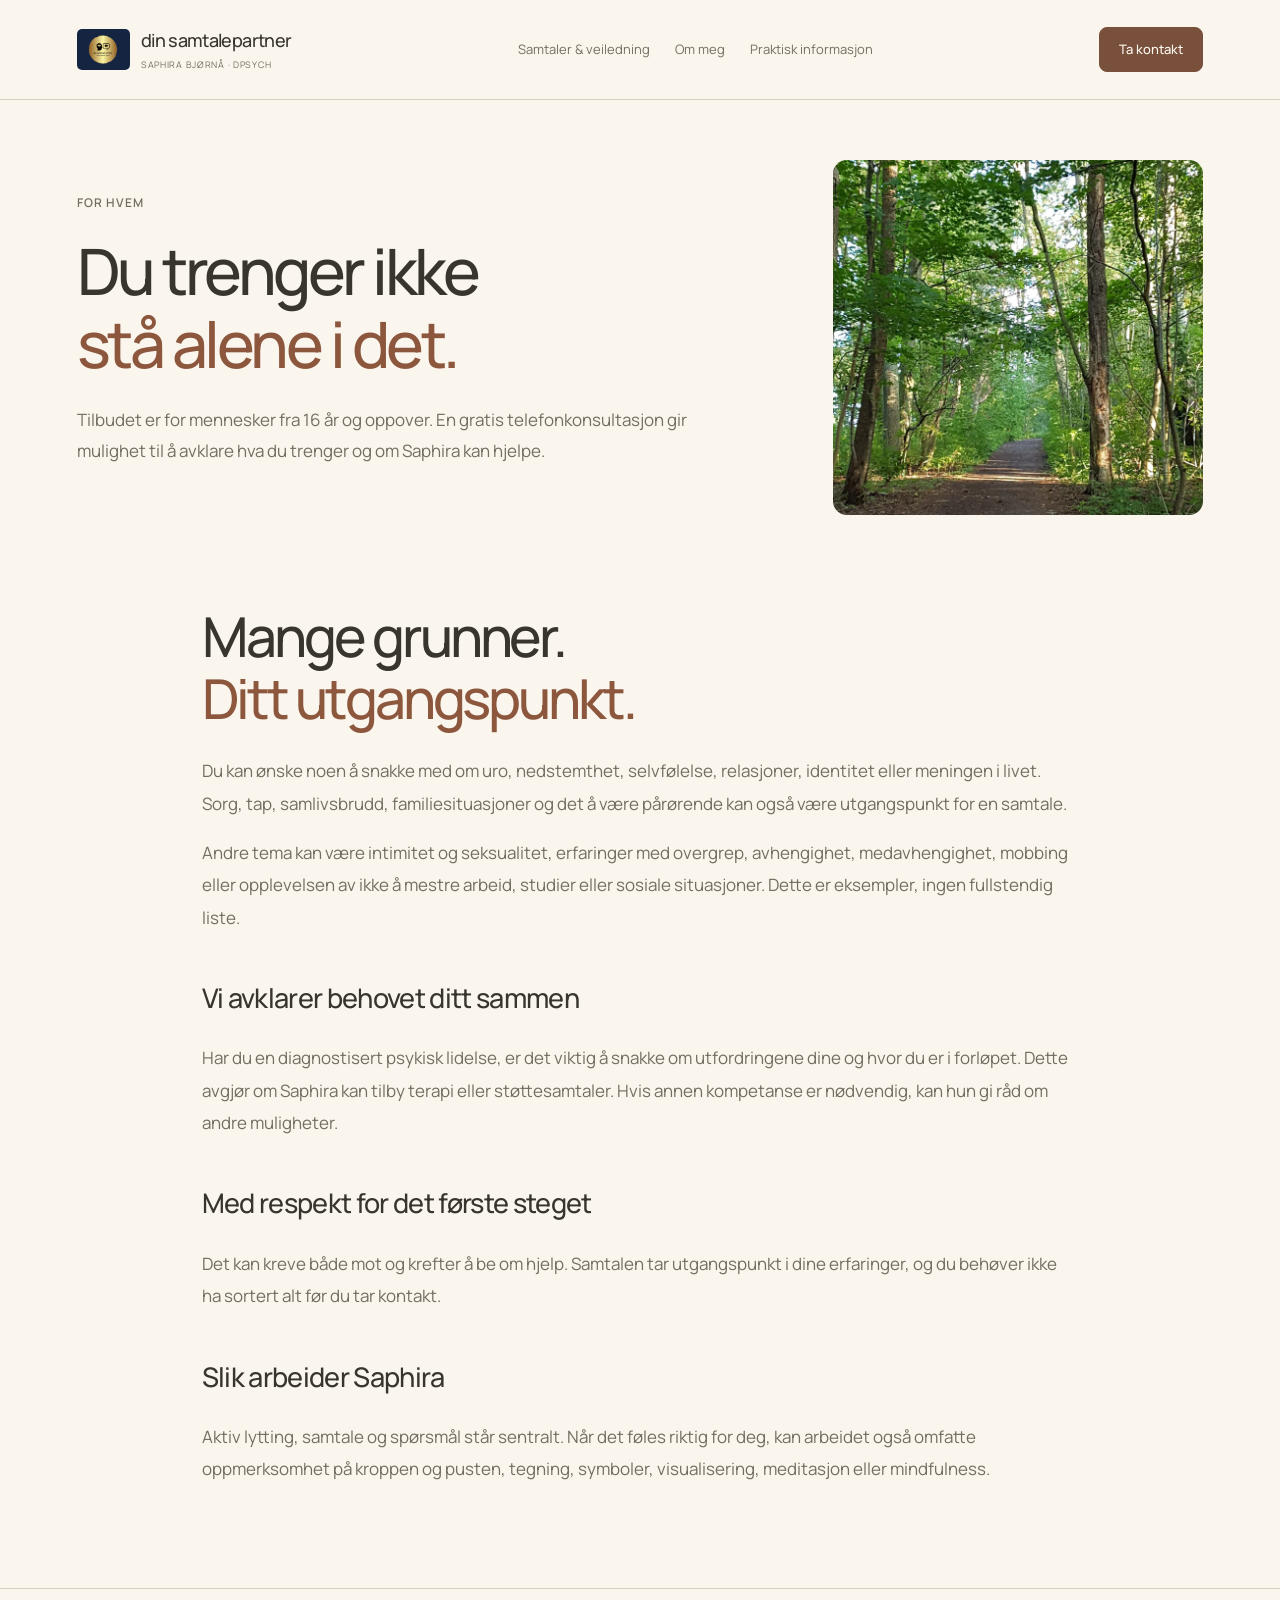
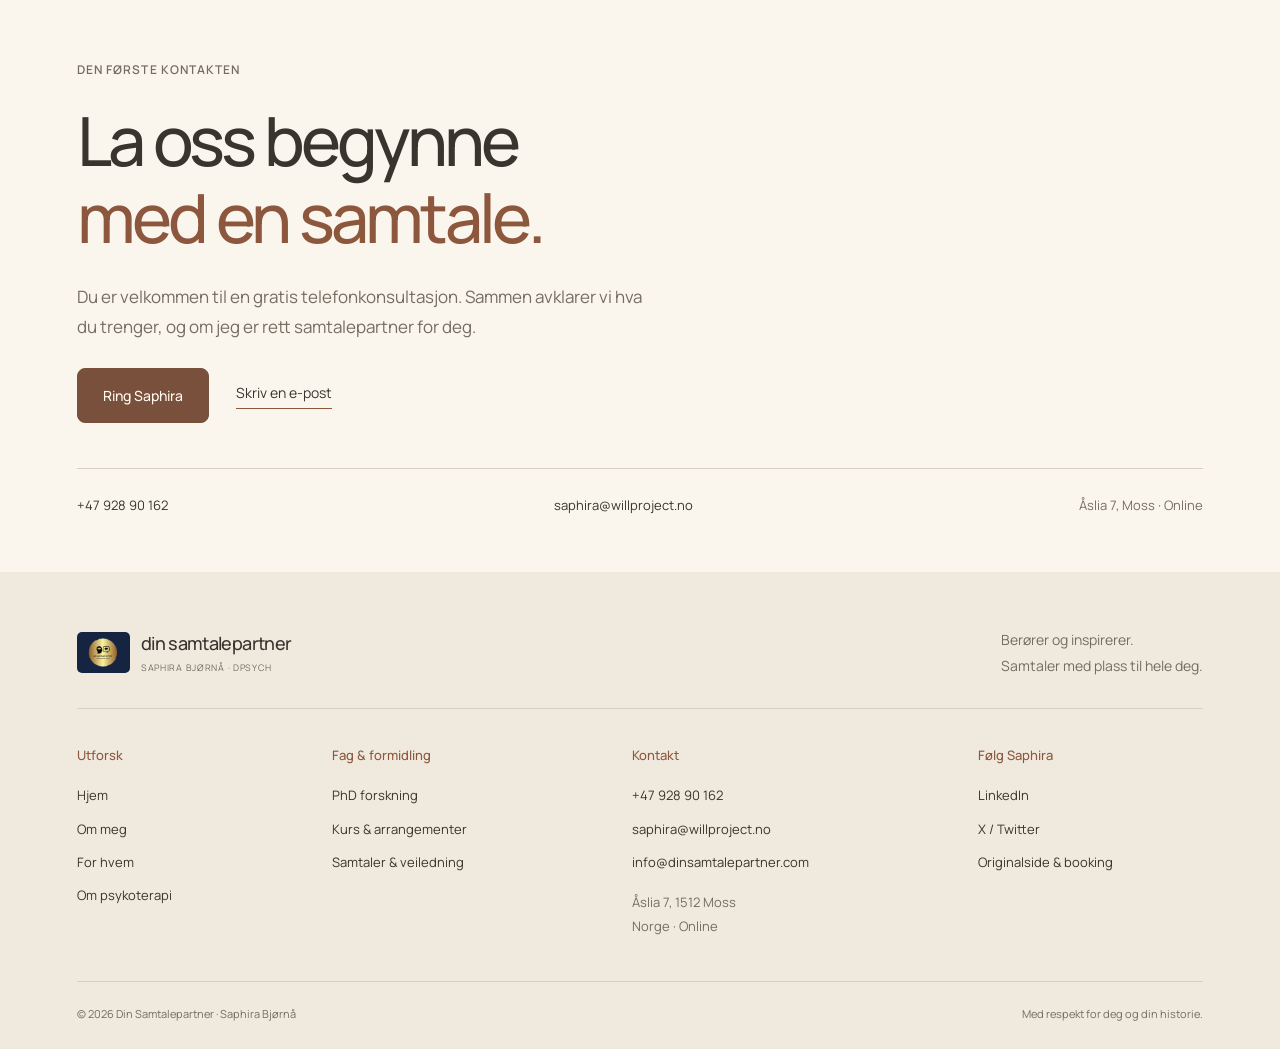
<file: hva-og-for-hvem/index.html>
<!doctype html><html lang="nb"><head><meta charset="utf-8"><meta name="viewport" content="width=device-width,initial-scale=1"><title>For hvem | Din Samtalepartner</title><meta name="description" content="Samtaleterapi og veiledning med Saphira Bjørnå, DPsych. I Moss og online."><meta name="theme-color" content="#faf6ee"><meta property="og:title" content="For hvem | Din Samtalepartner"><meta property="og:description" content="Samtaleterapi og veiledning med Saphira Bjørnå, DPsych. I Moss og online."><meta property="og:image" content="https://static.wixstatic.com/media/1c5207_8d504ca4187c4824acd3e5a28798c0b1%7Emv2.jpg/v1/fit/w_2500,h_1330,al_c/1c5207_8d504ca4187c4824acd3e5a28798c0b1%7Emv2.jpg"><link rel="icon" href="../assets/logo.webp"><link rel="stylesheet" href="../fonts.css"><link rel="stylesheet" href="../style.css"></head><body class="inner-page" data-root="../"><a class="skip" href="#main">Hopp til innhold</a><header class="site-header"><a aria-label="Din Samtalepartner, hjem" class="brand" href="../index.html"><img alt="" src="../assets/logo.webp"/><span>din samtalepartner<small>SAPHIRA BJØRNÅ · DPSYCH</small></span></a><nav aria-label="Hovedmeny" class="desktop-nav"><a href="../index.html#tjenester">Samtaler &amp; veiledning</a><a href="../index.html#om">Om meg</a><a href="../index.html#praktisk">Praktisk informasjon</a></nav><a class="button header-button" href="../index.html#kontakt">Ta kontakt</a><button aria-controls="mobile-nav" aria-expanded="false" class="menu-button">Meny +</button></header><nav class="mobile-nav" hidden="" id="mobile-nav"><a href="../index.html#tjenester">Samtaler &amp; veiledning</a><a href="../index.html#om">Om meg</a><a href="../index.html#praktisk">Praktisk informasjon</a><a href="../index.html#kontakt">Ta kontakt</a></nav><main id="main"><section class="page-hero section"><div><p class="eyebrow">For hvem</p><h1>Du trenger ikke<br/><span>stå alene i det.</span></h1><p>Tilbudet er for mennesker fra 16 år og oppover. En gratis telefonkonsultasjon gir mulighet til å avklare hva du trenger og om Saphira kan hjelpe.</p></div><img alt="For hvem" class="" decoding="async" loading="eager" src="../assets/service-double-session.webp"/></section><section class="prose-page section"><h2>Mange grunner.<br/><span>Ditt utgangspunkt.</span></h2><p>Du kan ønske noen å snakke med om uro, nedstemthet, selvfølelse, relasjoner, identitet eller meningen i livet. Sorg, tap, samlivsbrudd, familiesituasjoner og det å være pårørende kan også være utgangspunkt for en samtale.</p><p>Andre tema kan være intimitet og seksualitet, erfaringer med overgrep, avhengighet, medavhengighet, mobbing eller opplevelsen av ikke å mestre arbeid, studier eller sosiale situasjoner. Dette er eksempler, ingen fullstendig liste.</p><h3>Vi avklarer behovet ditt sammen</h3><p>Har du en diagnostisert psykisk lidelse, er det viktig å snakke om utfordringene dine og hvor du er i forløpet. Dette avgjør om Saphira kan tilby terapi eller støttesamtaler. Hvis annen kompetanse er nødvendig, kan hun gi råd om andre muligheter.</p><h3>Med respekt for det første steget</h3><p>Det kan kreve både mot og krefter å be om hjelp. Samtalen tar utgangspunkt i dine erfaringer, og du behøver ikke ha sortert alt før du tar kontakt.</p><h3>Slik arbeider Saphira</h3><p>Aktiv lytting, samtale og spørsmål står sentralt. Når det føles riktig for deg, kan arbeidet også omfatte oppmerksomhet på kroppen og pusten, tegning, symboler, visualisering, meditasjon eller mindfulness.</p></section><section class="contact section" id="kontakt"><p class="eyebrow">Den første kontakten</p><h2>La oss begynne<br/><span>med en samtale.</span></h2><p>Du er velkommen til en gratis telefonkonsultasjon. Sammen avklarer vi hva du trenger, og om jeg er rett samtalepartner for deg.</p><div class="contact-actions"><a class="button" href="tel:+4792890162">Ring Saphira</a><a class="text-link" href="mailto:saphira@willproject.no">Skriv en e-post</a></div><div class="contact-bottom"><a href="tel:+4792890162">+47 928 90 162</a><a href="mailto:saphira@willproject.no">saphira@willproject.no</a><span>Åslia 7, Moss · Online</span></div></section></main><footer class="footer"><div class="footer-top"><a aria-label="Din Samtalepartner, hjem" class="brand" href="../index.html"><img alt="Din Samtalepartner" src="../assets/logo.webp"/><span>din samtalepartner<small>SAPHIRA BJØRNÅ · DPSYCH</small></span></a><p>Berører og inspirerer.<br/>Samtaler med plass til hele deg.</p></div><div class="footer-links"><div><h3>Utforsk</h3><a href="../index.html">Hjem</a><a href="../om-meg/index.html">Om meg</a><a href="../hva-og-for-hvem/index.html">For hvem</a><a href="../about/index.html">Om psykoterapi</a></div><div><h3>Fag &amp; formidling</h3><a href="../forskning/index.html">PhD forskning</a><a href="../experiences/index.html">Kurs &amp; arrangementer</a><a href="../index.html#tjenester">Samtaler &amp; veiledning</a></div><div><h3>Kontakt</h3><a href="tel:+4792890162">+47 928 90 162</a><a href="mailto:saphira@willproject.no">saphira@willproject.no</a><a href="mailto:info@dinsamtalepartner.com">info@dinsamtalepartner.com</a><p>Åslia 7, 1512 Moss<br/>Norge · Online</p></div><div><h3>Følg Saphira</h3><a href="https://www.linkedin.com/in/saphira-bj%C3%B8rn%C3%A5-dpsych-177b5113/" rel="noopener" target="_blank">LinkedIn</a><a href="https://twitter.com/@BjSaphira" rel="noopener" target="_blank">X / Twitter</a><a href="https://www.dinsamtalepartner.com/" rel="noopener" target="_blank">Originalside &amp; booking</a></div></div><div class="footer-bottom"><span>© 2026 Din Samtalepartner · Saphira Bjørnå</span><span>Med respekt for deg og din historie.</span></div></footer><script src="../app.js"></script></body></html>
</file>
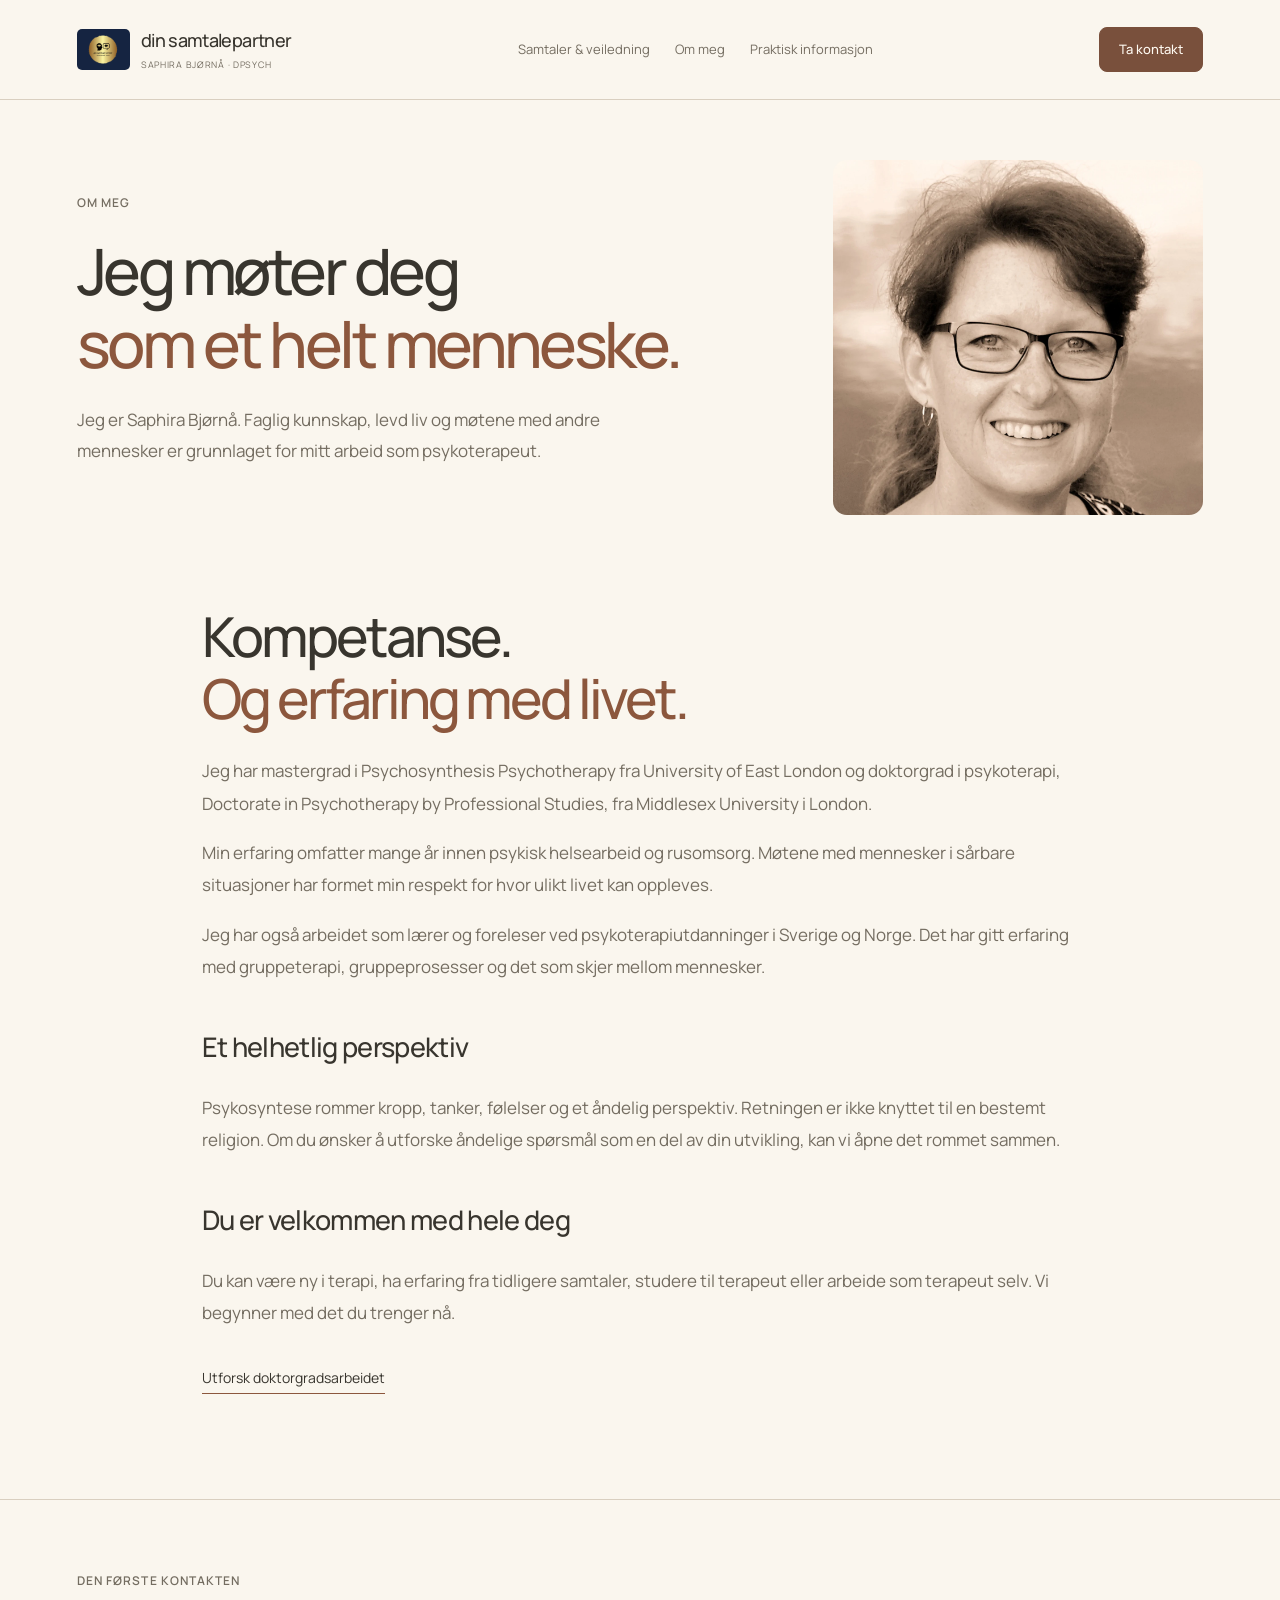
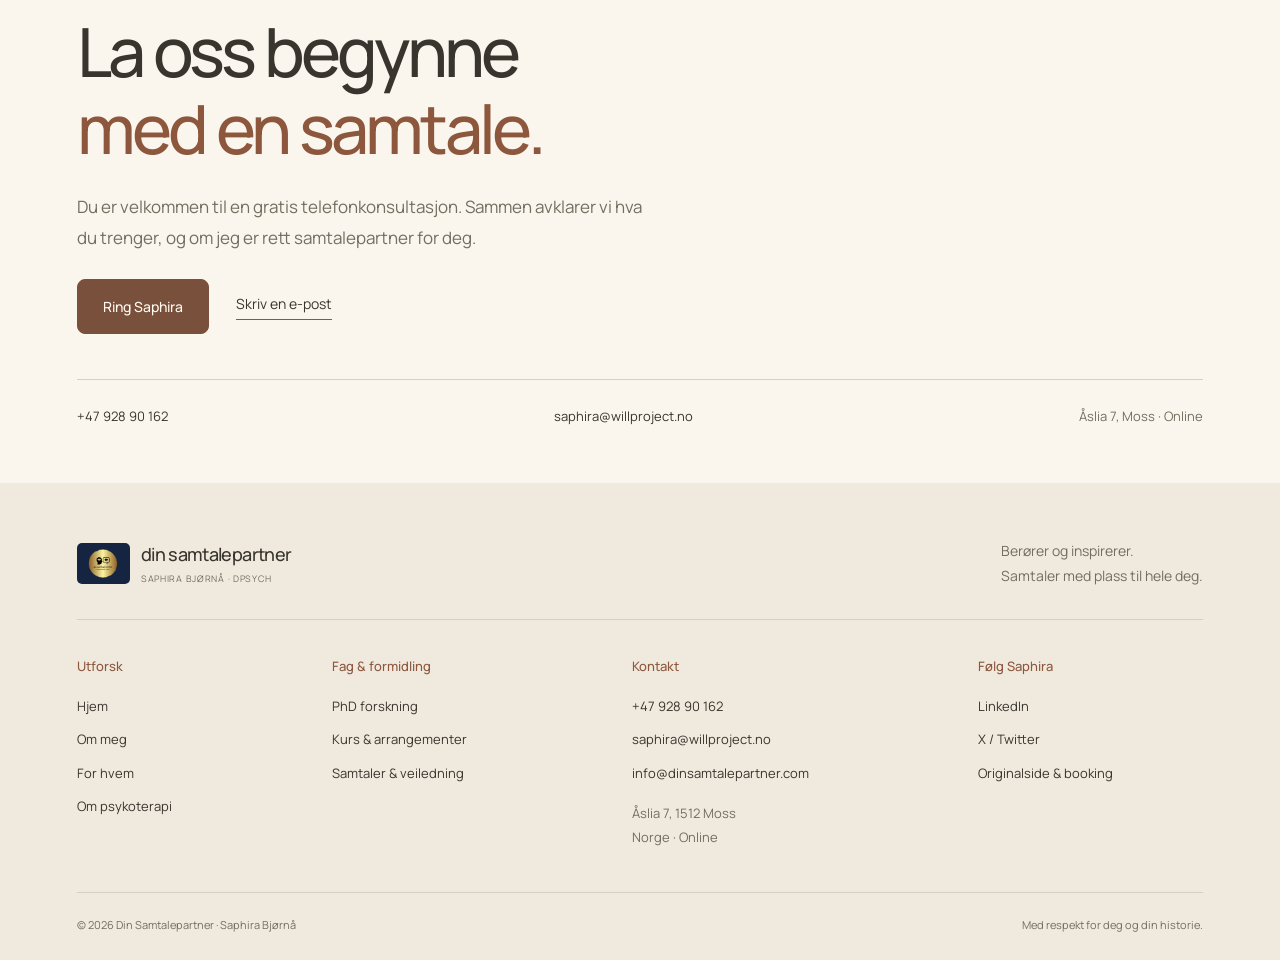
<file: om-meg/index.html>
<!doctype html><html lang="nb"><head><meta charset="utf-8"><meta name="viewport" content="width=device-width,initial-scale=1"><title>Om Saphira Bjørnå | Din Samtalepartner</title><meta name="description" content="Samtaleterapi og veiledning med Saphira Bjørnå, DPsych. I Moss og online."><meta name="theme-color" content="#faf6ee"><meta property="og:title" content="Om Saphira Bjørnå | Din Samtalepartner"><meta property="og:description" content="Samtaleterapi og veiledning med Saphira Bjørnå, DPsych. I Moss og online."><meta property="og:image" content="https://static.wixstatic.com/media/1c5207_8d504ca4187c4824acd3e5a28798c0b1%7Emv2.jpg/v1/fit/w_2500,h_1330,al_c/1c5207_8d504ca4187c4824acd3e5a28798c0b1%7Emv2.jpg"><link rel="icon" href="../assets/logo.webp"><link rel="stylesheet" href="../fonts.css"><link rel="stylesheet" href="../style.css"></head><body class="inner-page" data-root="../"><a class="skip" href="#main">Hopp til innhold</a><header class="site-header"><a aria-label="Din Samtalepartner, hjem" class="brand" href="../index.html"><img alt="" src="../assets/logo.webp"/><span>din samtalepartner<small>SAPHIRA BJØRNÅ · DPSYCH</small></span></a><nav aria-label="Hovedmeny" class="desktop-nav"><a href="../index.html#tjenester">Samtaler &amp; veiledning</a><a href="../index.html#om">Om meg</a><a href="../index.html#praktisk">Praktisk informasjon</a></nav><a class="button header-button" href="../index.html#kontakt">Ta kontakt</a><button aria-controls="mobile-nav" aria-expanded="false" class="menu-button">Meny +</button></header><nav class="mobile-nav" hidden="" id="mobile-nav"><a href="../index.html#tjenester">Samtaler &amp; veiledning</a><a href="../index.html#om">Om meg</a><a href="../index.html#praktisk">Praktisk informasjon</a><a href="../index.html#kontakt">Ta kontakt</a></nav><main id="main"><section class="page-hero section"><div><p class="eyebrow">Om meg</p><h1>Jeg møter deg<br/><span>som et helt menneske.</span></h1><p>Jeg er Saphira Bjørnå. Faglig kunnskap, levd liv og møtene med andre mennesker er grunnlaget for mitt arbeid som psykoterapeut.</p></div><img alt="Om meg" class="" decoding="async" loading="eager" src="../assets/saphira-portrait.webp"/></section><section class="prose-page section"><h2>Kompetanse.<br/><span>Og erfaring med livet.</span></h2><p>Jeg har mastergrad i Psychosynthesis Psychotherapy fra University of East London og doktorgrad i psykoterapi, Doctorate in Psychotherapy by Professional Studies, fra Middlesex University i London.</p><p>Min erfaring omfatter mange år innen psykisk helsearbeid og rusomsorg. Møtene med mennesker i sårbare situasjoner har formet min respekt for hvor ulikt livet kan oppleves.</p><p>Jeg har også arbeidet som lærer og foreleser ved psykoterapiutdanninger i Sverige og Norge. Det har gitt erfaring med gruppeterapi, gruppeprosesser og det som skjer mellom mennesker.</p><h3>Et helhetlig perspektiv</h3><p>Psykosyntese rommer kropp, tanker, følelser og et åndelig perspektiv. Retningen er ikke knyttet til en bestemt religion. Om du ønsker å utforske åndelige spørsmål som en del av din utvikling, kan vi åpne det rommet sammen.</p><h3>Du er velkommen med hele deg</h3><p>Du kan være ny i terapi, ha erfaring fra tidligere samtaler, studere til terapeut eller arbeide som terapeut selv. Vi begynner med det du trenger nå.</p><a class="text-link" href="../forskning/index.html">Utforsk doktorgradsarbeidet</a></section><section class="contact section" id="kontakt"><p class="eyebrow">Den første kontakten</p><h2>La oss begynne<br/><span>med en samtale.</span></h2><p>Du er velkommen til en gratis telefonkonsultasjon. Sammen avklarer vi hva du trenger, og om jeg er rett samtalepartner for deg.</p><div class="contact-actions"><a class="button" href="tel:+4792890162">Ring Saphira</a><a class="text-link" href="mailto:saphira@willproject.no">Skriv en e-post</a></div><div class="contact-bottom"><a href="tel:+4792890162">+47 928 90 162</a><a href="mailto:saphira@willproject.no">saphira@willproject.no</a><span>Åslia 7, Moss · Online</span></div></section></main><footer class="footer"><div class="footer-top"><a aria-label="Din Samtalepartner, hjem" class="brand" href="../index.html"><img alt="Din Samtalepartner" src="../assets/logo.webp"/><span>din samtalepartner<small>SAPHIRA BJØRNÅ · DPSYCH</small></span></a><p>Berører og inspirerer.<br/>Samtaler med plass til hele deg.</p></div><div class="footer-links"><div><h3>Utforsk</h3><a href="../index.html">Hjem</a><a href="../om-meg/index.html">Om meg</a><a href="../hva-og-for-hvem/index.html">For hvem</a><a href="../about/index.html">Om psykoterapi</a></div><div><h3>Fag &amp; formidling</h3><a href="../forskning/index.html">PhD forskning</a><a href="../experiences/index.html">Kurs &amp; arrangementer</a><a href="../index.html#tjenester">Samtaler &amp; veiledning</a></div><div><h3>Kontakt</h3><a href="tel:+4792890162">+47 928 90 162</a><a href="mailto:saphira@willproject.no">saphira@willproject.no</a><a href="mailto:info@dinsamtalepartner.com">info@dinsamtalepartner.com</a><p>Åslia 7, 1512 Moss<br/>Norge · Online</p></div><div><h3>Følg Saphira</h3><a href="https://www.linkedin.com/in/saphira-bj%C3%B8rn%C3%A5-dpsych-177b5113/" rel="noopener" target="_blank">LinkedIn</a><a href="https://twitter.com/@BjSaphira" rel="noopener" target="_blank">X / Twitter</a><a href="https://www.dinsamtalepartner.com/" rel="noopener" target="_blank">Originalside &amp; booking</a></div></div><div class="footer-bottom"><span>© 2026 Din Samtalepartner · Saphira Bjørnå</span><span>Med respekt for deg og din historie.</span></div></footer><script src="../app.js"></script></body></html>
</file>
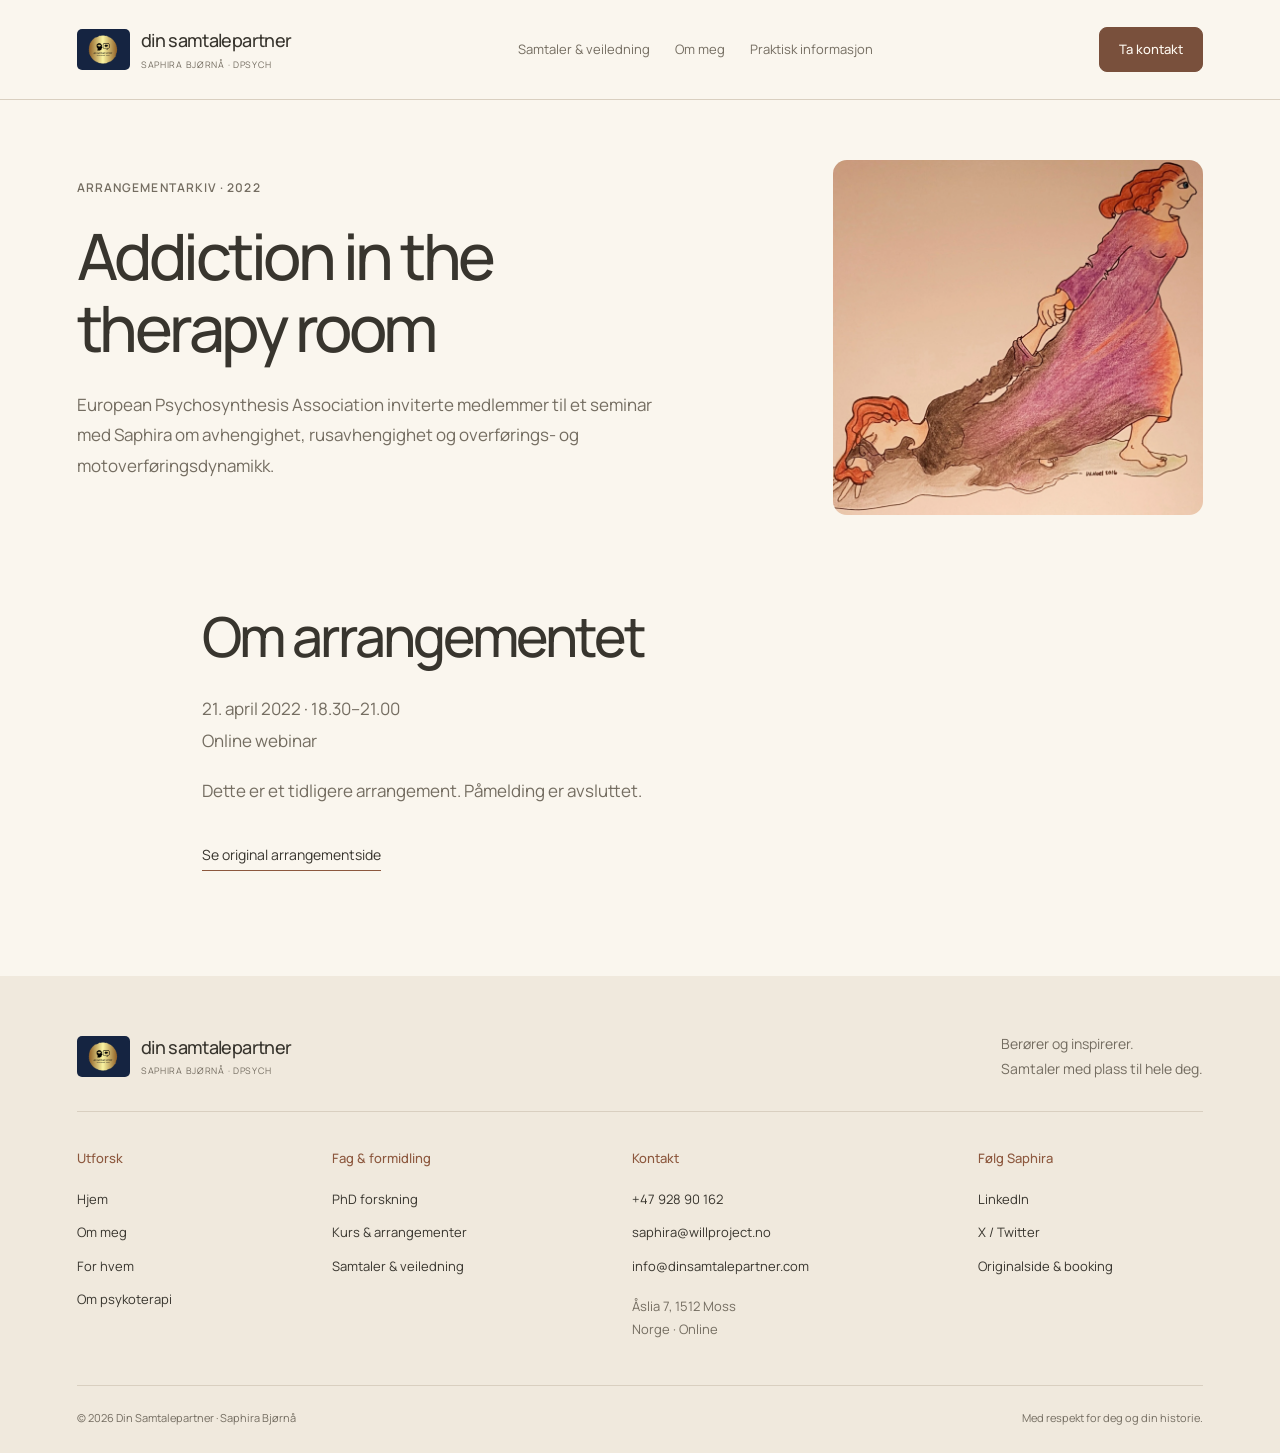
<file: event-info/addiction-in-the-therapy-room/index.html>
<!doctype html><html lang="nb"><head><meta charset="utf-8"><meta name="viewport" content="width=device-width,initial-scale=1"><title>Addiction in the therapy room | Din Samtalepartner</title><meta name="description" content="Samtaleterapi og veiledning med Saphira Bjørnå, DPsych. I Moss og online."><meta name="theme-color" content="#faf6ee"><meta property="og:title" content="Addiction in the therapy room | Din Samtalepartner"><meta property="og:description" content="Samtaleterapi og veiledning med Saphira Bjørnå, DPsych. I Moss og online."><meta property="og:image" content="https://static.wixstatic.com/media/1c5207_8d504ca4187c4824acd3e5a28798c0b1%7Emv2.jpg/v1/fit/w_2500,h_1330,al_c/1c5207_8d504ca4187c4824acd3e5a28798c0b1%7Emv2.jpg"><link rel="icon" href="../../assets/logo.webp"><link rel="stylesheet" href="../../fonts.css"><link rel="stylesheet" href="../../style.css"></head><body class="inner-page" data-root="../../"><a class="skip" href="#main">Hopp til innhold</a><header class="site-header"><a aria-label="Din Samtalepartner, hjem" class="brand" href="../../index.html"><img alt="" src="../../assets/logo.webp"/><span>din samtalepartner<small>SAPHIRA BJØRNÅ · DPSYCH</small></span></a><nav aria-label="Hovedmeny" class="desktop-nav"><a href="../../index.html#tjenester">Samtaler &amp; veiledning</a><a href="../../index.html#om">Om meg</a><a href="../../index.html#praktisk">Praktisk informasjon</a></nav><a class="button header-button" href="../../index.html#kontakt">Ta kontakt</a><button aria-controls="mobile-nav" aria-expanded="false" class="menu-button">Meny +</button></header><nav class="mobile-nav" hidden="" id="mobile-nav"><a href="../../index.html#tjenester">Samtaler &amp; veiledning</a><a href="../../index.html#om">Om meg</a><a href="../../index.html#praktisk">Praktisk informasjon</a><a href="../../index.html#kontakt">Ta kontakt</a></nav><main id="main"><section class="page-hero section"><div><p class="eyebrow">Arrangementarkiv · 2022</p><h1>Addiction in the therapy room</h1><p>European Psychosynthesis Association inviterte medlemmer til et seminar med Saphira om avhengighet, rusavhengighet og overførings- og motoverføringsdynamikk.</p></div><img alt="Arrangementarkiv · 2022" class="" decoding="async" loading="eager" src="../../assets/webinar.webp"/></section><section class="prose-page section"><h2>Om arrangementet</h2><p>21. april 2022 · 18.30–21.00<br/>Online webinar</p><p>Dette er et tidligere arrangement. Påmelding er avsluttet.</p><a class="text-link" href="https://www.dinsamtalepartner.com/event-info/addiction-in-the-therapy-room" rel="noopener" target="_blank">Se original arrangementside</a></section></main><footer class="footer"><div class="footer-top"><a aria-label="Din Samtalepartner, hjem" class="brand" href="../../index.html"><img alt="Din Samtalepartner" src="../../assets/logo.webp"/><span>din samtalepartner<small>SAPHIRA BJØRNÅ · DPSYCH</small></span></a><p>Berører og inspirerer.<br/>Samtaler med plass til hele deg.</p></div><div class="footer-links"><div><h3>Utforsk</h3><a href="../../index.html">Hjem</a><a href="../../om-meg/index.html">Om meg</a><a href="../../hva-og-for-hvem/index.html">For hvem</a><a href="../../about/index.html">Om psykoterapi</a></div><div><h3>Fag &amp; formidling</h3><a href="../../forskning/index.html">PhD forskning</a><a href="../../experiences/index.html">Kurs &amp; arrangementer</a><a href="../../index.html#tjenester">Samtaler &amp; veiledning</a></div><div><h3>Kontakt</h3><a href="tel:+4792890162">+47 928 90 162</a><a href="mailto:saphira@willproject.no">saphira@willproject.no</a><a href="mailto:info@dinsamtalepartner.com">info@dinsamtalepartner.com</a><p>Åslia 7, 1512 Moss<br/>Norge · Online</p></div><div><h3>Følg Saphira</h3><a href="https://www.linkedin.com/in/saphira-bj%C3%B8rn%C3%A5-dpsych-177b5113/" rel="noopener" target="_blank">LinkedIn</a><a href="https://twitter.com/@BjSaphira" rel="noopener" target="_blank">X / Twitter</a><a href="https://www.dinsamtalepartner.com/" rel="noopener" target="_blank">Originalside &amp; booking</a></div></div><div class="footer-bottom"><span>© 2026 Din Samtalepartner · Saphira Bjørnå</span><span>Med respekt for deg og din historie.</span></div></footer><script src="../../app.js"></script></body></html>
</file>
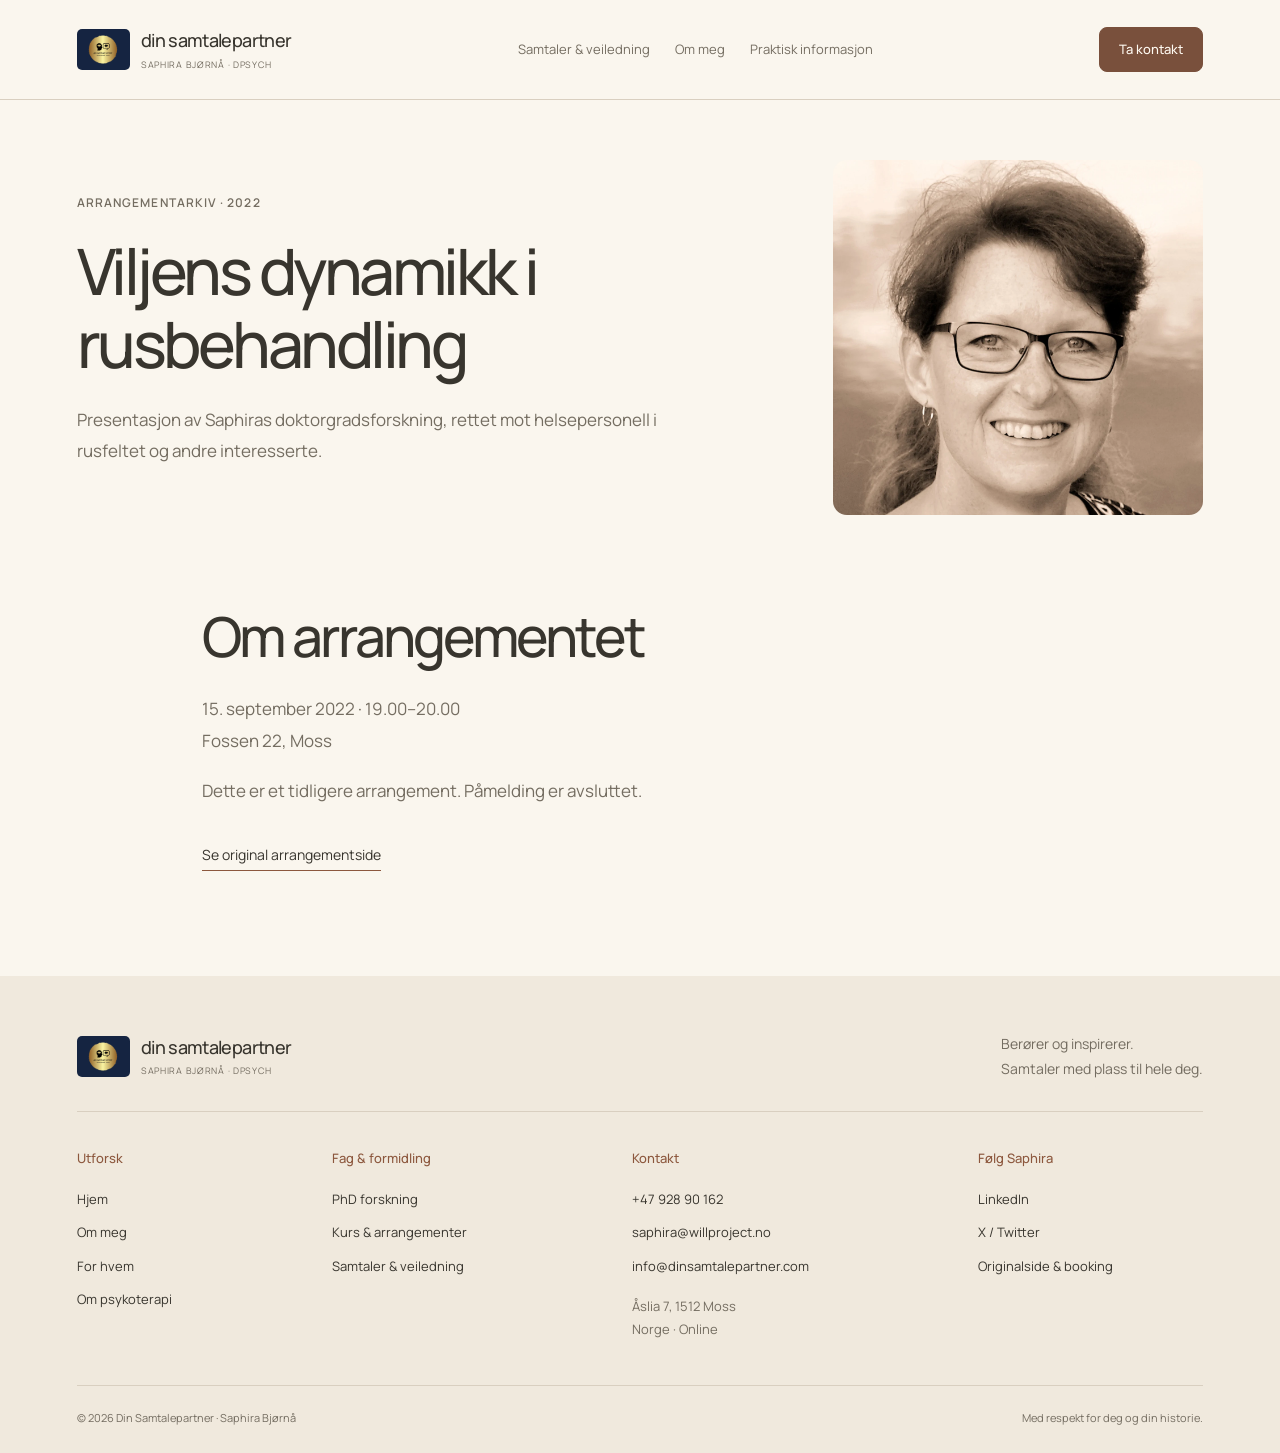
<file: event-info/presentasjon-av-phd-forskning-viljens-dynamikk-i-rusbehandling/index.html>
<!doctype html><html lang="nb"><head><meta charset="utf-8"><meta name="viewport" content="width=device-width,initial-scale=1"><title>Viljens dynamikk i rusbehandling | Din Samtalepartner</title><meta name="description" content="Samtaleterapi og veiledning med Saphira Bjørnå, DPsych. I Moss og online."><meta name="theme-color" content="#faf6ee"><meta property="og:title" content="Viljens dynamikk i rusbehandling | Din Samtalepartner"><meta property="og:description" content="Samtaleterapi og veiledning med Saphira Bjørnå, DPsych. I Moss og online."><meta property="og:image" content="https://static.wixstatic.com/media/1c5207_8d504ca4187c4824acd3e5a28798c0b1%7Emv2.jpg/v1/fit/w_2500,h_1330,al_c/1c5207_8d504ca4187c4824acd3e5a28798c0b1%7Emv2.jpg"><link rel="icon" href="../../assets/logo.webp"><link rel="stylesheet" href="../../fonts.css"><link rel="stylesheet" href="../../style.css"></head><body class="inner-page" data-root="../../"><a class="skip" href="#main">Hopp til innhold</a><header class="site-header"><a aria-label="Din Samtalepartner, hjem" class="brand" href="../../index.html"><img alt="" src="../../assets/logo.webp"/><span>din samtalepartner<small>SAPHIRA BJØRNÅ · DPSYCH</small></span></a><nav aria-label="Hovedmeny" class="desktop-nav"><a href="../../index.html#tjenester">Samtaler &amp; veiledning</a><a href="../../index.html#om">Om meg</a><a href="../../index.html#praktisk">Praktisk informasjon</a></nav><a class="button header-button" href="../../index.html#kontakt">Ta kontakt</a><button aria-controls="mobile-nav" aria-expanded="false" class="menu-button">Meny +</button></header><nav class="mobile-nav" hidden="" id="mobile-nav"><a href="../../index.html#tjenester">Samtaler &amp; veiledning</a><a href="../../index.html#om">Om meg</a><a href="../../index.html#praktisk">Praktisk informasjon</a><a href="../../index.html#kontakt">Ta kontakt</a></nav><main id="main"><section class="page-hero section"><div><p class="eyebrow">Arrangementarkiv · 2022</p><h1>Viljens dynamikk i rusbehandling</h1><p>Presentasjon av Saphiras doktorgradsforskning, rettet mot helsepersonell i rusfeltet og andre interesserte.</p></div><img alt="Arrangementarkiv · 2022" class="" decoding="async" loading="eager" src="../../assets/saphira-portrait.webp"/></section><section class="prose-page section"><h2>Om arrangementet</h2><p>15. september 2022 · 19.00–20.00<br/>Fossen 22, Moss</p><p>Dette er et tidligere arrangement. Påmelding er avsluttet.</p><a class="text-link" href="https://www.dinsamtalepartner.com/event-info/presentasjon-av-phd-forskning-viljens-dynamikk-i-rusbehandling" rel="noopener" target="_blank">Se original arrangementside</a></section></main><footer class="footer"><div class="footer-top"><a aria-label="Din Samtalepartner, hjem" class="brand" href="../../index.html"><img alt="Din Samtalepartner" src="../../assets/logo.webp"/><span>din samtalepartner<small>SAPHIRA BJØRNÅ · DPSYCH</small></span></a><p>Berører og inspirerer.<br/>Samtaler med plass til hele deg.</p></div><div class="footer-links"><div><h3>Utforsk</h3><a href="../../index.html">Hjem</a><a href="../../om-meg/index.html">Om meg</a><a href="../../hva-og-for-hvem/index.html">For hvem</a><a href="../../about/index.html">Om psykoterapi</a></div><div><h3>Fag &amp; formidling</h3><a href="../../forskning/index.html">PhD forskning</a><a href="../../experiences/index.html">Kurs &amp; arrangementer</a><a href="../../index.html#tjenester">Samtaler &amp; veiledning</a></div><div><h3>Kontakt</h3><a href="tel:+4792890162">+47 928 90 162</a><a href="mailto:saphira@willproject.no">saphira@willproject.no</a><a href="mailto:info@dinsamtalepartner.com">info@dinsamtalepartner.com</a><p>Åslia 7, 1512 Moss<br/>Norge · Online</p></div><div><h3>Følg Saphira</h3><a href="https://www.linkedin.com/in/saphira-bj%C3%B8rn%C3%A5-dpsych-177b5113/" rel="noopener" target="_blank">LinkedIn</a><a href="https://twitter.com/@BjSaphira" rel="noopener" target="_blank">X / Twitter</a><a href="https://www.dinsamtalepartner.com/" rel="noopener" target="_blank">Originalside &amp; booking</a></div></div><div class="footer-bottom"><span>© 2026 Din Samtalepartner · Saphira Bjørnå</span><span>Med respekt for deg og din historie.</span></div></footer><script src="../../app.js"></script></body></html>
</file>
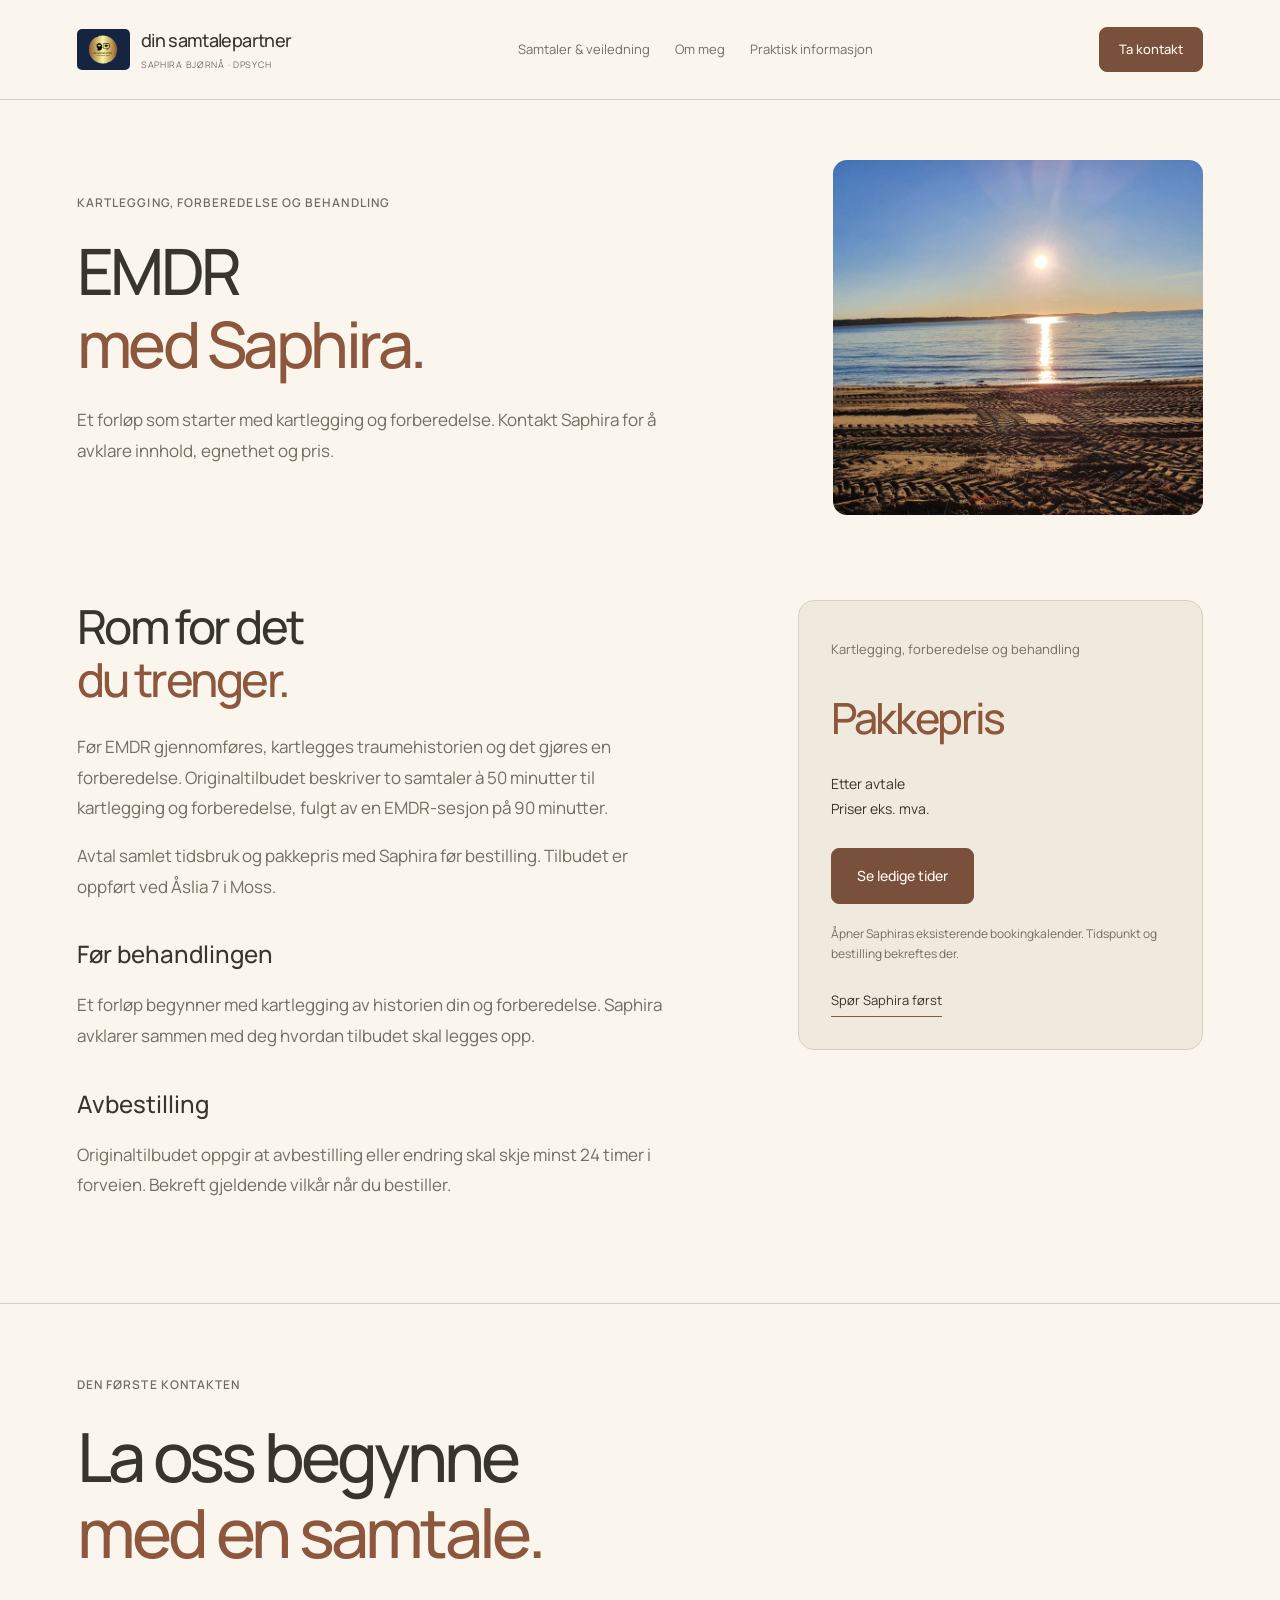
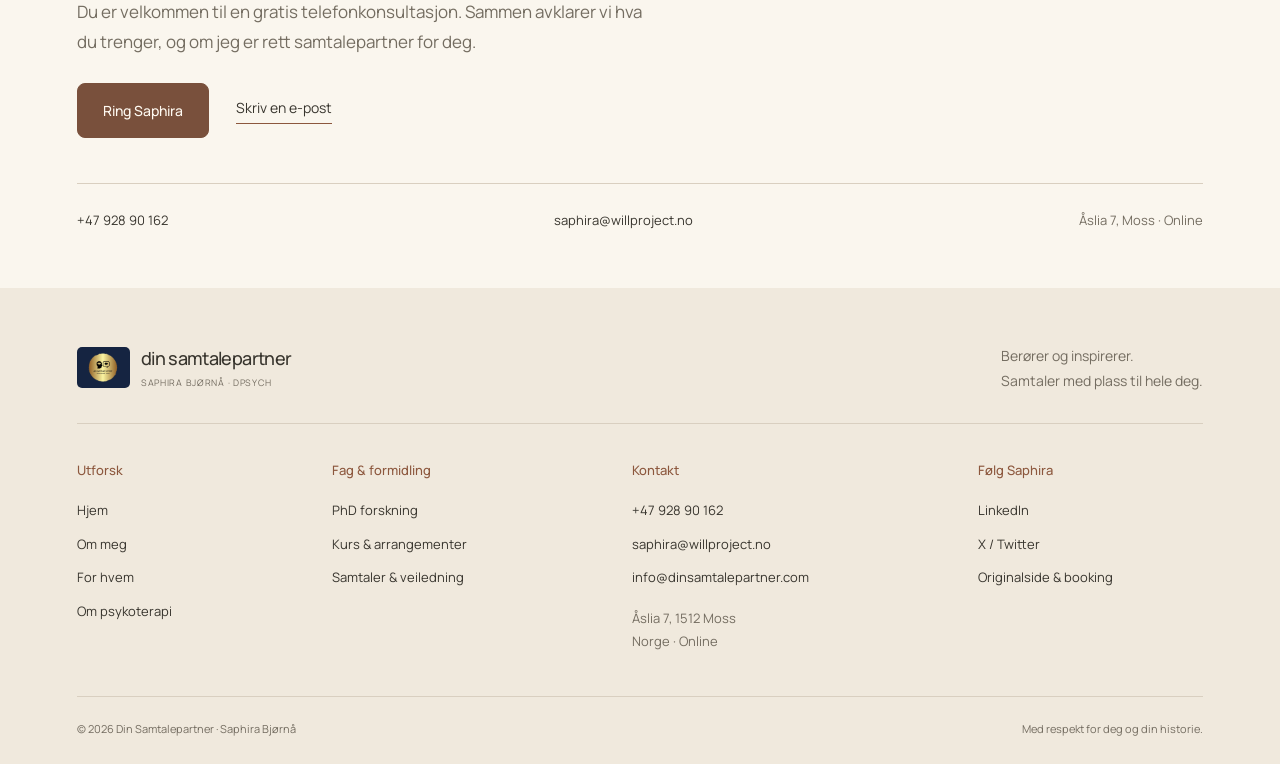
<file: service-page/emdr-traume-terapi/index.html>
<!doctype html><html lang="nb"><head><meta charset="utf-8"><meta name="viewport" content="width=device-width,initial-scale=1"><title>EMDR · Kartlegging, forberedelse og behandling | Din Samtalepartner</title><meta name="description" content="Et forløp som starter med kartlegging og forberedelse. Kontakt Saphira for å avklare innhold, egnethet og pris."><meta name="theme-color" content="#faf6ee"><meta property="og:title" content="EMDR · Kartlegging, forberedelse og behandling | Din Samtalepartner"><meta property="og:description" content="Et forløp som starter med kartlegging og forberedelse. Kontakt Saphira for å avklare innhold, egnethet og pris."><meta property="og:image" content="https://static.wixstatic.com/media/1c5207_8d504ca4187c4824acd3e5a28798c0b1%7Emv2.jpg/v1/fit/w_2500,h_1330,al_c/1c5207_8d504ca4187c4824acd3e5a28798c0b1%7Emv2.jpg"><link rel="icon" href="../../assets/logo.webp"><link rel="stylesheet" href="../../fonts.css"><link rel="stylesheet" href="../../style.css"></head><body class="inner-page" data-root="../../"><a class="skip" href="#main">Hopp til innhold</a><header class="site-header"><a aria-label="Din Samtalepartner, hjem" class="brand" href="../../index.html"><img alt="" src="../../assets/logo.webp"/><span>din samtalepartner<small>SAPHIRA BJØRNÅ · DPSYCH</small></span></a><nav aria-label="Hovedmeny" class="desktop-nav"><a href="../../index.html#tjenester">Samtaler &amp; veiledning</a><a href="../../index.html#om">Om meg</a><a href="../../index.html#praktisk">Praktisk informasjon</a></nav><a class="button header-button" href="../../index.html#kontakt">Ta kontakt</a><button aria-controls="mobile-nav" aria-expanded="false" class="menu-button">Meny +</button></header><nav class="mobile-nav" hidden="" id="mobile-nav"><a href="../../index.html#tjenester">Samtaler &amp; veiledning</a><a href="../../index.html#om">Om meg</a><a href="../../index.html#praktisk">Praktisk informasjon</a><a href="../../index.html#kontakt">Ta kontakt</a></nav><main id="main"><section class="page-hero section"><div><p class="eyebrow">Kartlegging, forberedelse og behandling</p><h1>EMDR<br/><span>med Saphira.</span></h1><p>Et forløp som starter med kartlegging og forberedelse. Kontakt Saphira for å avklare innhold, egnethet og pris.</p></div><img alt="Kartlegging, forberedelse og behandling" class="" decoding="async" loading="eager" src="../../assets/service-emdr.webp"/></section><section class="service-detail section"><div class="prose"><h2>Rom for det<br/><span>du trenger.</span></h2><p>Før EMDR gjennomføres, kartlegges traumehistorien og det gjøres en forberedelse. Originaltilbudet beskriver to samtaler à 50 minutter til kartlegging og forberedelse, fulgt av en EMDR-sesjon på 90 minutter.</p><p>Avtal samlet tidsbruk og pakkepris med Saphira før bestilling. Tilbudet er oppført ved Åslia 7 i Moss.</p><h3>Før behandlingen</h3><p>Et forløp begynner med kartlegging av historien din og forberedelse. Saphira avklarer sammen med deg hvordan tilbudet skal legges opp.</p><h3>Avbestilling</h3><p>Originaltilbudet oppgir at avbestilling eller endring skal skje minst 24 timer i forveien. Bekreft gjeldende vilkår når du bestiller.</p></div><aside class="booking-box"><span>Kartlegging, forberedelse og behandling</span><h3>Pakkepris</h3><p>Etter avtale<br/>Priser eks. mva.</p><a class="button" href="https://www.dinsamtalepartner.com/booking-calendar/emdr-traume-terapi" rel="noopener" target="_blank">Se ledige tider</a><p class="booking-note">Åpner Saphiras eksisterende bookingkalender. Tidspunkt og bestilling bekreftes der.</p><a class="text-link" href="tel:+4792890162">Spør Saphira først</a></aside></section><section class="contact section" id="kontakt"><p class="eyebrow">Den første kontakten</p><h2>La oss begynne<br/><span>med en samtale.</span></h2><p>Du er velkommen til en gratis telefonkonsultasjon. Sammen avklarer vi hva du trenger, og om jeg er rett samtalepartner for deg.</p><div class="contact-actions"><a class="button" href="tel:+4792890162">Ring Saphira</a><a class="text-link" href="mailto:saphira@willproject.no">Skriv en e-post</a></div><div class="contact-bottom"><a href="tel:+4792890162">+47 928 90 162</a><a href="mailto:saphira@willproject.no">saphira@willproject.no</a><span>Åslia 7, Moss · Online</span></div></section></main><footer class="footer"><div class="footer-top"><a aria-label="Din Samtalepartner, hjem" class="brand" href="../../index.html"><img alt="Din Samtalepartner" src="../../assets/logo.webp"/><span>din samtalepartner<small>SAPHIRA BJØRNÅ · DPSYCH</small></span></a><p>Berører og inspirerer.<br/>Samtaler med plass til hele deg.</p></div><div class="footer-links"><div><h3>Utforsk</h3><a href="../../index.html">Hjem</a><a href="../../om-meg/index.html">Om meg</a><a href="../../hva-og-for-hvem/index.html">For hvem</a><a href="../../about/index.html">Om psykoterapi</a></div><div><h3>Fag &amp; formidling</h3><a href="../../forskning/index.html">PhD forskning</a><a href="../../experiences/index.html">Kurs &amp; arrangementer</a><a href="../../index.html#tjenester">Samtaler &amp; veiledning</a></div><div><h3>Kontakt</h3><a href="tel:+4792890162">+47 928 90 162</a><a href="mailto:saphira@willproject.no">saphira@willproject.no</a><a href="mailto:info@dinsamtalepartner.com">info@dinsamtalepartner.com</a><p>Åslia 7, 1512 Moss<br/>Norge · Online</p></div><div><h3>Følg Saphira</h3><a href="https://www.linkedin.com/in/saphira-bj%C3%B8rn%C3%A5-dpsych-177b5113/" rel="noopener" target="_blank">LinkedIn</a><a href="https://twitter.com/@BjSaphira" rel="noopener" target="_blank">X / Twitter</a><a href="https://www.dinsamtalepartner.com/" rel="noopener" target="_blank">Originalside &amp; booking</a></div></div><div class="footer-bottom"><span>© 2026 Din Samtalepartner · Saphira Bjørnå</span><span>Med respekt for deg og din historie.</span></div></footer><script src="../../app.js"></script></body></html>
</file>
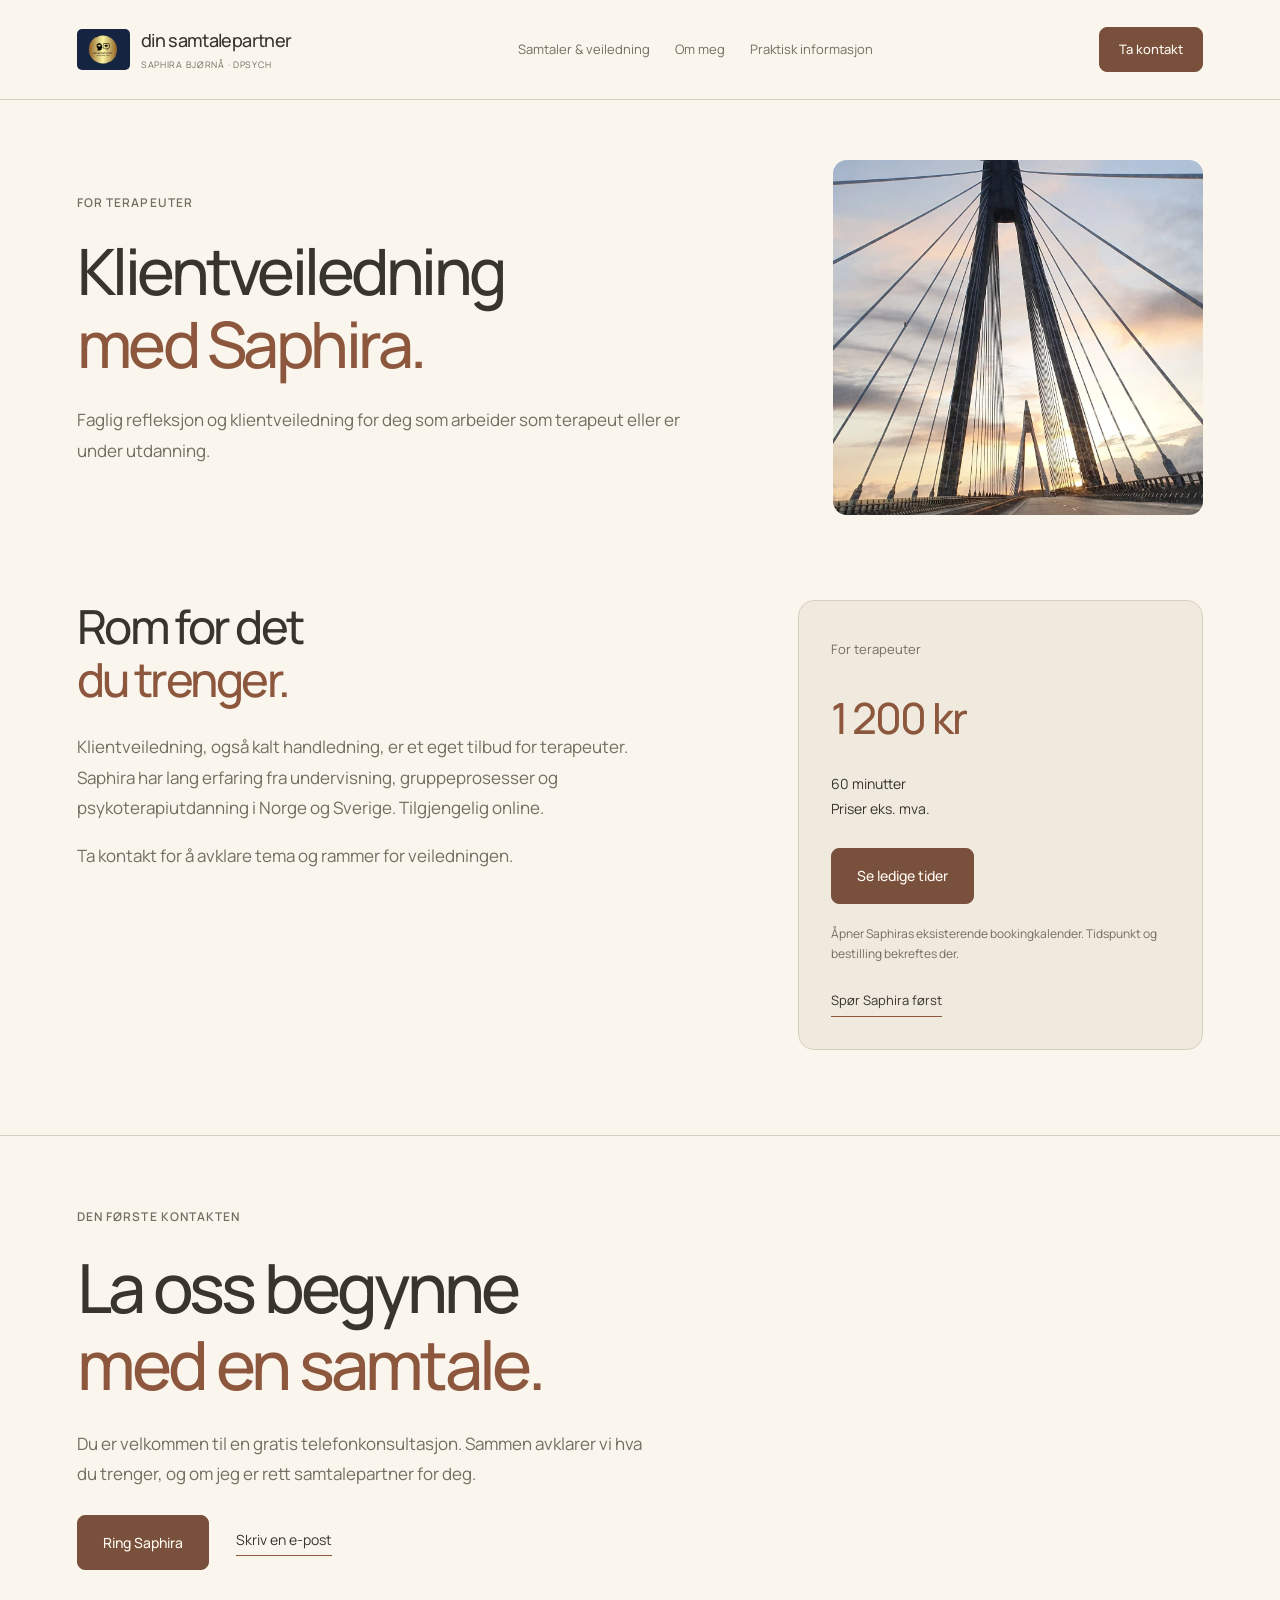
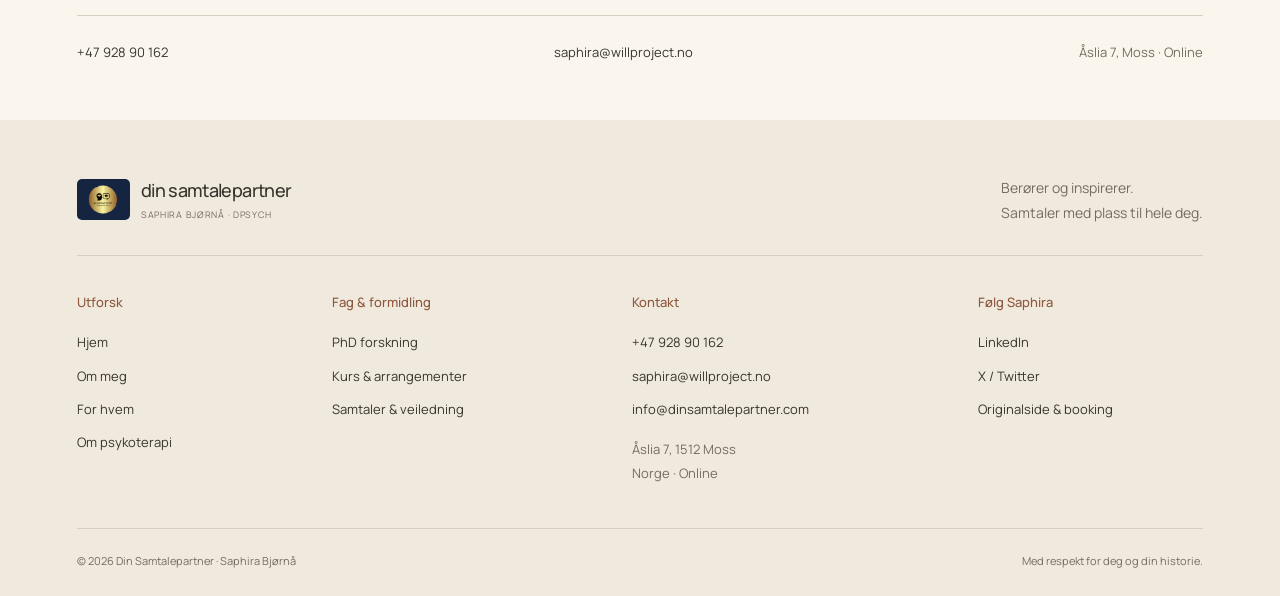
<file: service-page/klient-veiledning-handledning/index.html>
<!doctype html><html lang="nb"><head><meta charset="utf-8"><meta name="viewport" content="width=device-width,initial-scale=1"><title>Klientveiledning · For terapeuter | Din Samtalepartner</title><meta name="description" content="Faglig refleksjon og klientveiledning for deg som arbeider som terapeut eller er under utdanning."><meta name="theme-color" content="#faf6ee"><meta property="og:title" content="Klientveiledning · For terapeuter | Din Samtalepartner"><meta property="og:description" content="Faglig refleksjon og klientveiledning for deg som arbeider som terapeut eller er under utdanning."><meta property="og:image" content="https://static.wixstatic.com/media/1c5207_8d504ca4187c4824acd3e5a28798c0b1%7Emv2.jpg/v1/fit/w_2500,h_1330,al_c/1c5207_8d504ca4187c4824acd3e5a28798c0b1%7Emv2.jpg"><link rel="icon" href="../../assets/logo.webp"><link rel="stylesheet" href="../../fonts.css"><link rel="stylesheet" href="../../style.css"></head><body class="inner-page" data-root="../../"><a class="skip" href="#main">Hopp til innhold</a><header class="site-header"><a aria-label="Din Samtalepartner, hjem" class="brand" href="../../index.html"><img alt="" src="../../assets/logo.webp"/><span>din samtalepartner<small>SAPHIRA BJØRNÅ · DPSYCH</small></span></a><nav aria-label="Hovedmeny" class="desktop-nav"><a href="../../index.html#tjenester">Samtaler &amp; veiledning</a><a href="../../index.html#om">Om meg</a><a href="../../index.html#praktisk">Praktisk informasjon</a></nav><a class="button header-button" href="../../index.html#kontakt">Ta kontakt</a><button aria-controls="mobile-nav" aria-expanded="false" class="menu-button">Meny +</button></header><nav class="mobile-nav" hidden="" id="mobile-nav"><a href="../../index.html#tjenester">Samtaler &amp; veiledning</a><a href="../../index.html#om">Om meg</a><a href="../../index.html#praktisk">Praktisk informasjon</a><a href="../../index.html#kontakt">Ta kontakt</a></nav><main id="main"><section class="page-hero section"><div><p class="eyebrow">For terapeuter</p><h1>Klientveiledning<br/><span>med Saphira.</span></h1><p>Faglig refleksjon og klientveiledning for deg som arbeider som terapeut eller er under utdanning.</p></div><img alt="For terapeuter" class="" decoding="async" loading="eager" src="../../assets/service-supervision.webp"/></section><section class="service-detail section"><div class="prose"><h2>Rom for det<br/><span>du trenger.</span></h2><p>Klientveiledning, også kalt handledning, er et eget tilbud for terapeuter. Saphira har lang erfaring fra undervisning, gruppeprosesser og psykoterapiutdanning i Norge og Sverige. Tilgjengelig online.</p><p>Ta kontakt for å avklare tema og rammer for veiledningen.</p></div><aside class="booking-box"><span>For terapeuter</span><h3>1 200 kr</h3><p>60 minutter<br/>Priser eks. mva.</p><a class="button" href="https://www.dinsamtalepartner.com/booking-calendar/klient-veiledning-handledning" rel="noopener" target="_blank">Se ledige tider</a><p class="booking-note">Åpner Saphiras eksisterende bookingkalender. Tidspunkt og bestilling bekreftes der.</p><a class="text-link" href="tel:+4792890162">Spør Saphira først</a></aside></section><section class="contact section" id="kontakt"><p class="eyebrow">Den første kontakten</p><h2>La oss begynne<br/><span>med en samtale.</span></h2><p>Du er velkommen til en gratis telefonkonsultasjon. Sammen avklarer vi hva du trenger, og om jeg er rett samtalepartner for deg.</p><div class="contact-actions"><a class="button" href="tel:+4792890162">Ring Saphira</a><a class="text-link" href="mailto:saphira@willproject.no">Skriv en e-post</a></div><div class="contact-bottom"><a href="tel:+4792890162">+47 928 90 162</a><a href="mailto:saphira@willproject.no">saphira@willproject.no</a><span>Åslia 7, Moss · Online</span></div></section></main><footer class="footer"><div class="footer-top"><a aria-label="Din Samtalepartner, hjem" class="brand" href="../../index.html"><img alt="Din Samtalepartner" src="../../assets/logo.webp"/><span>din samtalepartner<small>SAPHIRA BJØRNÅ · DPSYCH</small></span></a><p>Berører og inspirerer.<br/>Samtaler med plass til hele deg.</p></div><div class="footer-links"><div><h3>Utforsk</h3><a href="../../index.html">Hjem</a><a href="../../om-meg/index.html">Om meg</a><a href="../../hva-og-for-hvem/index.html">For hvem</a><a href="../../about/index.html">Om psykoterapi</a></div><div><h3>Fag &amp; formidling</h3><a href="../../forskning/index.html">PhD forskning</a><a href="../../experiences/index.html">Kurs &amp; arrangementer</a><a href="../../index.html#tjenester">Samtaler &amp; veiledning</a></div><div><h3>Kontakt</h3><a href="tel:+4792890162">+47 928 90 162</a><a href="mailto:saphira@willproject.no">saphira@willproject.no</a><a href="mailto:info@dinsamtalepartner.com">info@dinsamtalepartner.com</a><p>Åslia 7, 1512 Moss<br/>Norge · Online</p></div><div><h3>Følg Saphira</h3><a href="https://www.linkedin.com/in/saphira-bj%C3%B8rn%C3%A5-dpsych-177b5113/" rel="noopener" target="_blank">LinkedIn</a><a href="https://twitter.com/@BjSaphira" rel="noopener" target="_blank">X / Twitter</a><a href="https://www.dinsamtalepartner.com/" rel="noopener" target="_blank">Originalside &amp; booking</a></div></div><div class="footer-bottom"><span>© 2026 Din Samtalepartner · Saphira Bjørnå</span><span>Med respekt for deg og din historie.</span></div></footer><script src="../../app.js"></script></body></html>
</file>
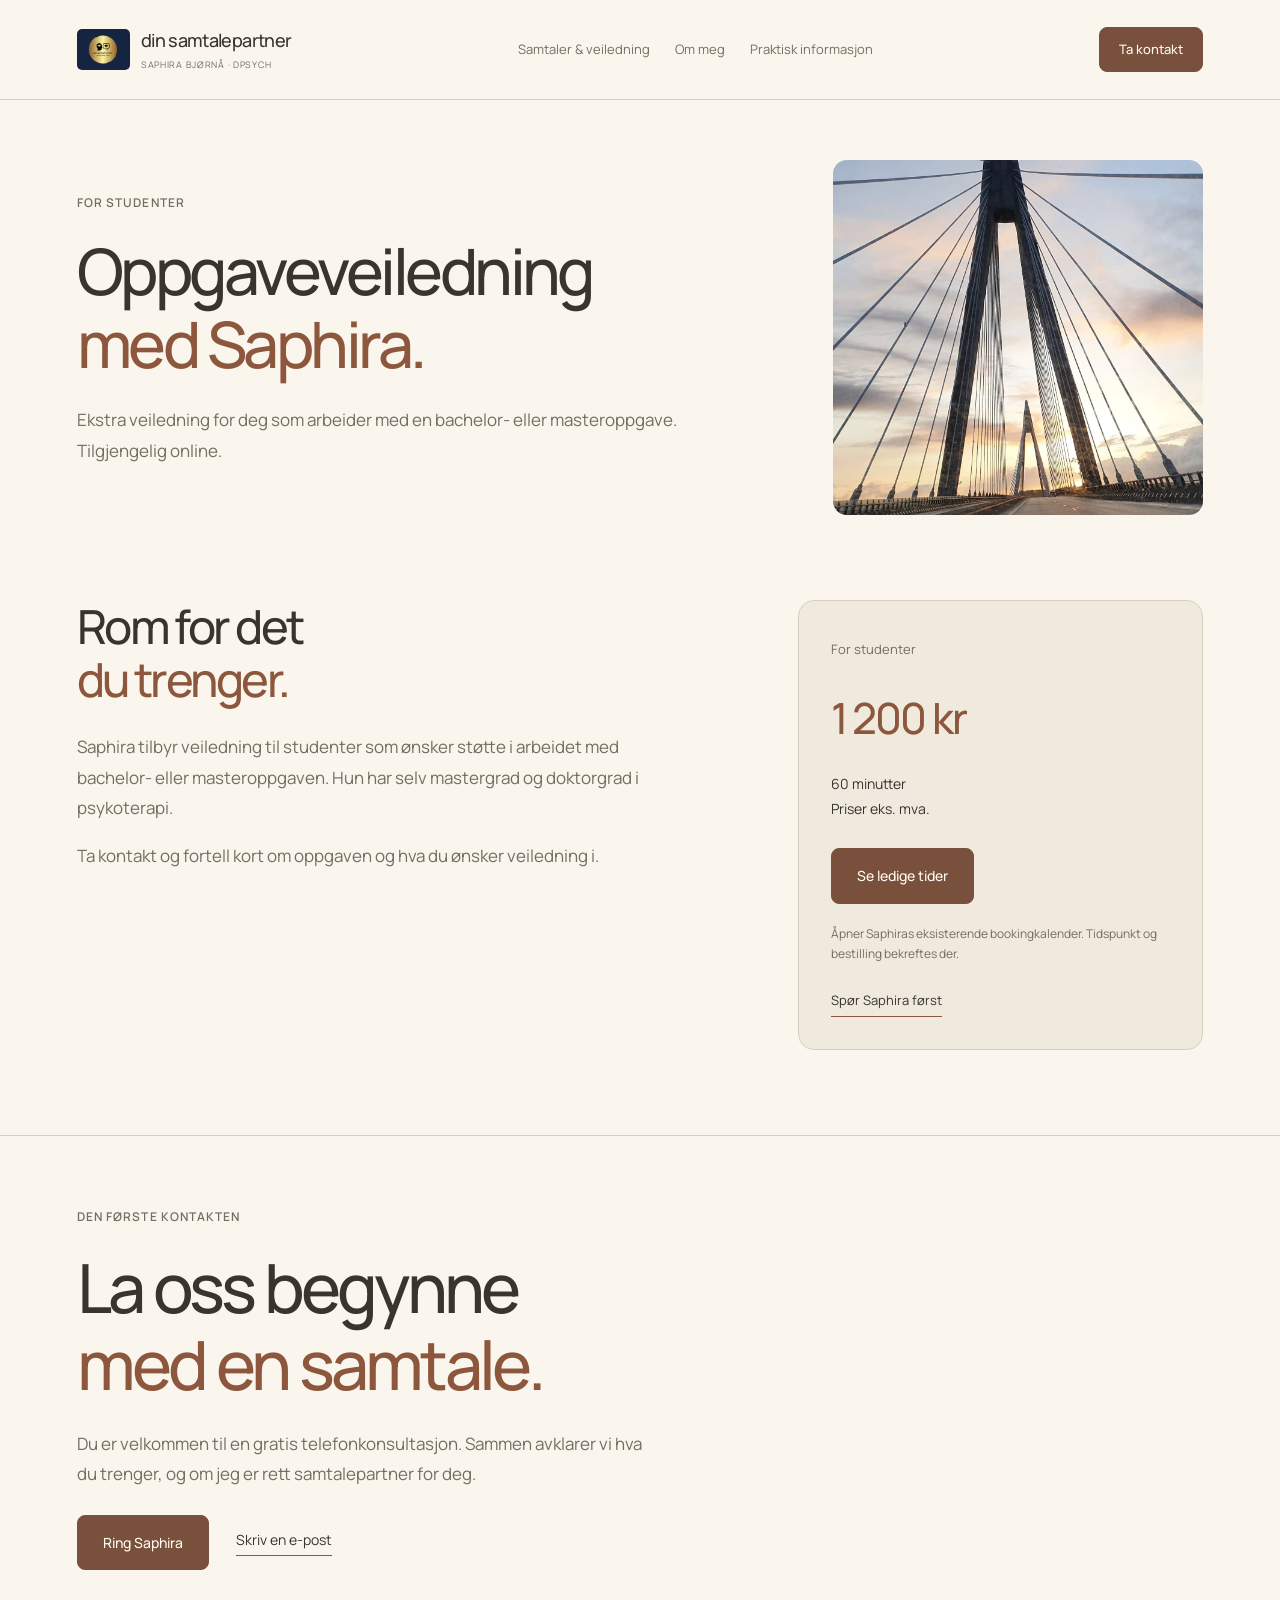
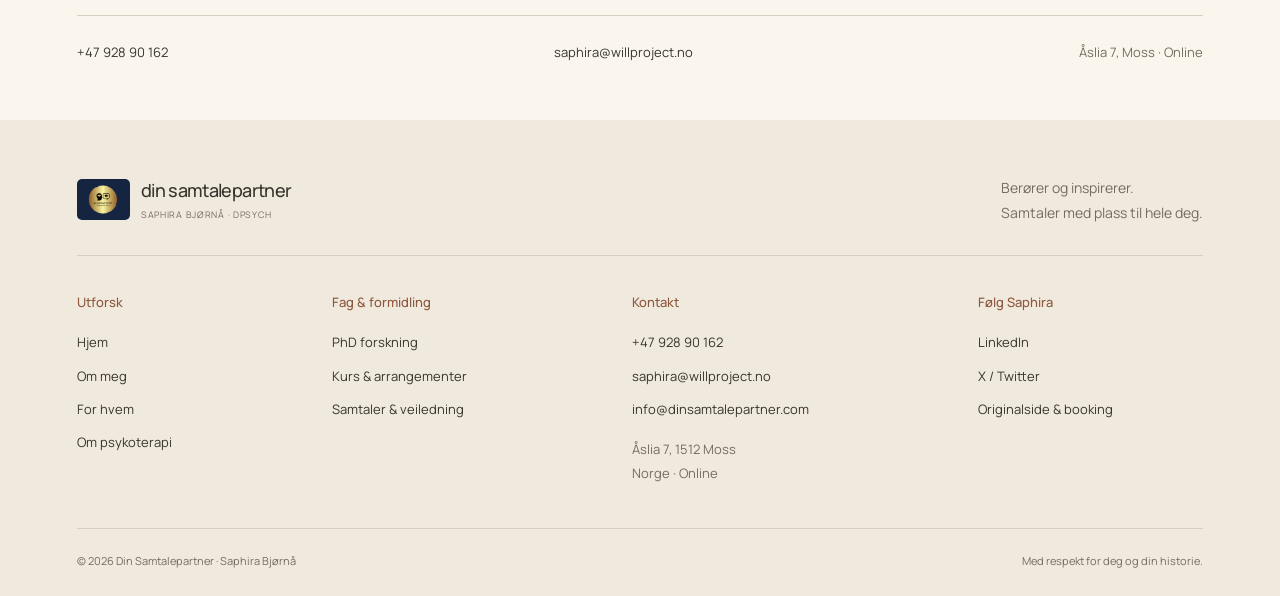
<file: service-page/master-og-bachelor-oppgave-veiledning/index.html>
<!doctype html><html lang="nb"><head><meta charset="utf-8"><meta name="viewport" content="width=device-width,initial-scale=1"><title>Oppgaveveiledning · For studenter | Din Samtalepartner</title><meta name="description" content="Ekstra veiledning for deg som arbeider med en bachelor- eller masteroppgave. Tilgjengelig online."><meta name="theme-color" content="#faf6ee"><meta property="og:title" content="Oppgaveveiledning · For studenter | Din Samtalepartner"><meta property="og:description" content="Ekstra veiledning for deg som arbeider med en bachelor- eller masteroppgave. Tilgjengelig online."><meta property="og:image" content="https://static.wixstatic.com/media/1c5207_8d504ca4187c4824acd3e5a28798c0b1%7Emv2.jpg/v1/fit/w_2500,h_1330,al_c/1c5207_8d504ca4187c4824acd3e5a28798c0b1%7Emv2.jpg"><link rel="icon" href="../../assets/logo.webp"><link rel="stylesheet" href="../../fonts.css"><link rel="stylesheet" href="../../style.css"></head><body class="inner-page" data-root="../../"><a class="skip" href="#main">Hopp til innhold</a><header class="site-header"><a aria-label="Din Samtalepartner, hjem" class="brand" href="../../index.html"><img alt="" src="../../assets/logo.webp"/><span>din samtalepartner<small>SAPHIRA BJØRNÅ · DPSYCH</small></span></a><nav aria-label="Hovedmeny" class="desktop-nav"><a href="../../index.html#tjenester">Samtaler &amp; veiledning</a><a href="../../index.html#om">Om meg</a><a href="../../index.html#praktisk">Praktisk informasjon</a></nav><a class="button header-button" href="../../index.html#kontakt">Ta kontakt</a><button aria-controls="mobile-nav" aria-expanded="false" class="menu-button">Meny +</button></header><nav class="mobile-nav" hidden="" id="mobile-nav"><a href="../../index.html#tjenester">Samtaler &amp; veiledning</a><a href="../../index.html#om">Om meg</a><a href="../../index.html#praktisk">Praktisk informasjon</a><a href="../../index.html#kontakt">Ta kontakt</a></nav><main id="main"><section class="page-hero section"><div><p class="eyebrow">For studenter</p><h1>Oppgaveveiledning<br/><span>med Saphira.</span></h1><p>Ekstra veiledning for deg som arbeider med en bachelor- eller masteroppgave. Tilgjengelig online.</p></div><img alt="For studenter" class="" decoding="async" loading="eager" src="../../assets/service-supervision.webp"/></section><section class="service-detail section"><div class="prose"><h2>Rom for det<br/><span>du trenger.</span></h2><p>Saphira tilbyr veiledning til studenter som ønsker støtte i arbeidet med bachelor- eller masteroppgaven. Hun har selv mastergrad og doktorgrad i psykoterapi.</p><p>Ta kontakt og fortell kort om oppgaven og hva du ønsker veiledning i.</p></div><aside class="booking-box"><span>For studenter</span><h3>1 200 kr</h3><p>60 minutter<br/>Priser eks. mva.</p><a class="button" href="https://www.dinsamtalepartner.com/booking-calendar/master-og-bachelor-oppgave-veiledning" rel="noopener" target="_blank">Se ledige tider</a><p class="booking-note">Åpner Saphiras eksisterende bookingkalender. Tidspunkt og bestilling bekreftes der.</p><a class="text-link" href="tel:+4792890162">Spør Saphira først</a></aside></section><section class="contact section" id="kontakt"><p class="eyebrow">Den første kontakten</p><h2>La oss begynne<br/><span>med en samtale.</span></h2><p>Du er velkommen til en gratis telefonkonsultasjon. Sammen avklarer vi hva du trenger, og om jeg er rett samtalepartner for deg.</p><div class="contact-actions"><a class="button" href="tel:+4792890162">Ring Saphira</a><a class="text-link" href="mailto:saphira@willproject.no">Skriv en e-post</a></div><div class="contact-bottom"><a href="tel:+4792890162">+47 928 90 162</a><a href="mailto:saphira@willproject.no">saphira@willproject.no</a><span>Åslia 7, Moss · Online</span></div></section></main><footer class="footer"><div class="footer-top"><a aria-label="Din Samtalepartner, hjem" class="brand" href="../../index.html"><img alt="Din Samtalepartner" src="../../assets/logo.webp"/><span>din samtalepartner<small>SAPHIRA BJØRNÅ · DPSYCH</small></span></a><p>Berører og inspirerer.<br/>Samtaler med plass til hele deg.</p></div><div class="footer-links"><div><h3>Utforsk</h3><a href="../../index.html">Hjem</a><a href="../../om-meg/index.html">Om meg</a><a href="../../hva-og-for-hvem/index.html">For hvem</a><a href="../../about/index.html">Om psykoterapi</a></div><div><h3>Fag &amp; formidling</h3><a href="../../forskning/index.html">PhD forskning</a><a href="../../experiences/index.html">Kurs &amp; arrangementer</a><a href="../../index.html#tjenester">Samtaler &amp; veiledning</a></div><div><h3>Kontakt</h3><a href="tel:+4792890162">+47 928 90 162</a><a href="mailto:saphira@willproject.no">saphira@willproject.no</a><a href="mailto:info@dinsamtalepartner.com">info@dinsamtalepartner.com</a><p>Åslia 7, 1512 Moss<br/>Norge · Online</p></div><div><h3>Følg Saphira</h3><a href="https://www.linkedin.com/in/saphira-bj%C3%B8rn%C3%A5-dpsych-177b5113/" rel="noopener" target="_blank">LinkedIn</a><a href="https://twitter.com/@BjSaphira" rel="noopener" target="_blank">X / Twitter</a><a href="https://www.dinsamtalepartner.com/" rel="noopener" target="_blank">Originalside &amp; booking</a></div></div><div class="footer-bottom"><span>© 2026 Din Samtalepartner · Saphira Bjørnå</span><span>Med respekt for deg og din historie.</span></div></footer><script src="../../app.js"></script></body></html>
</file>
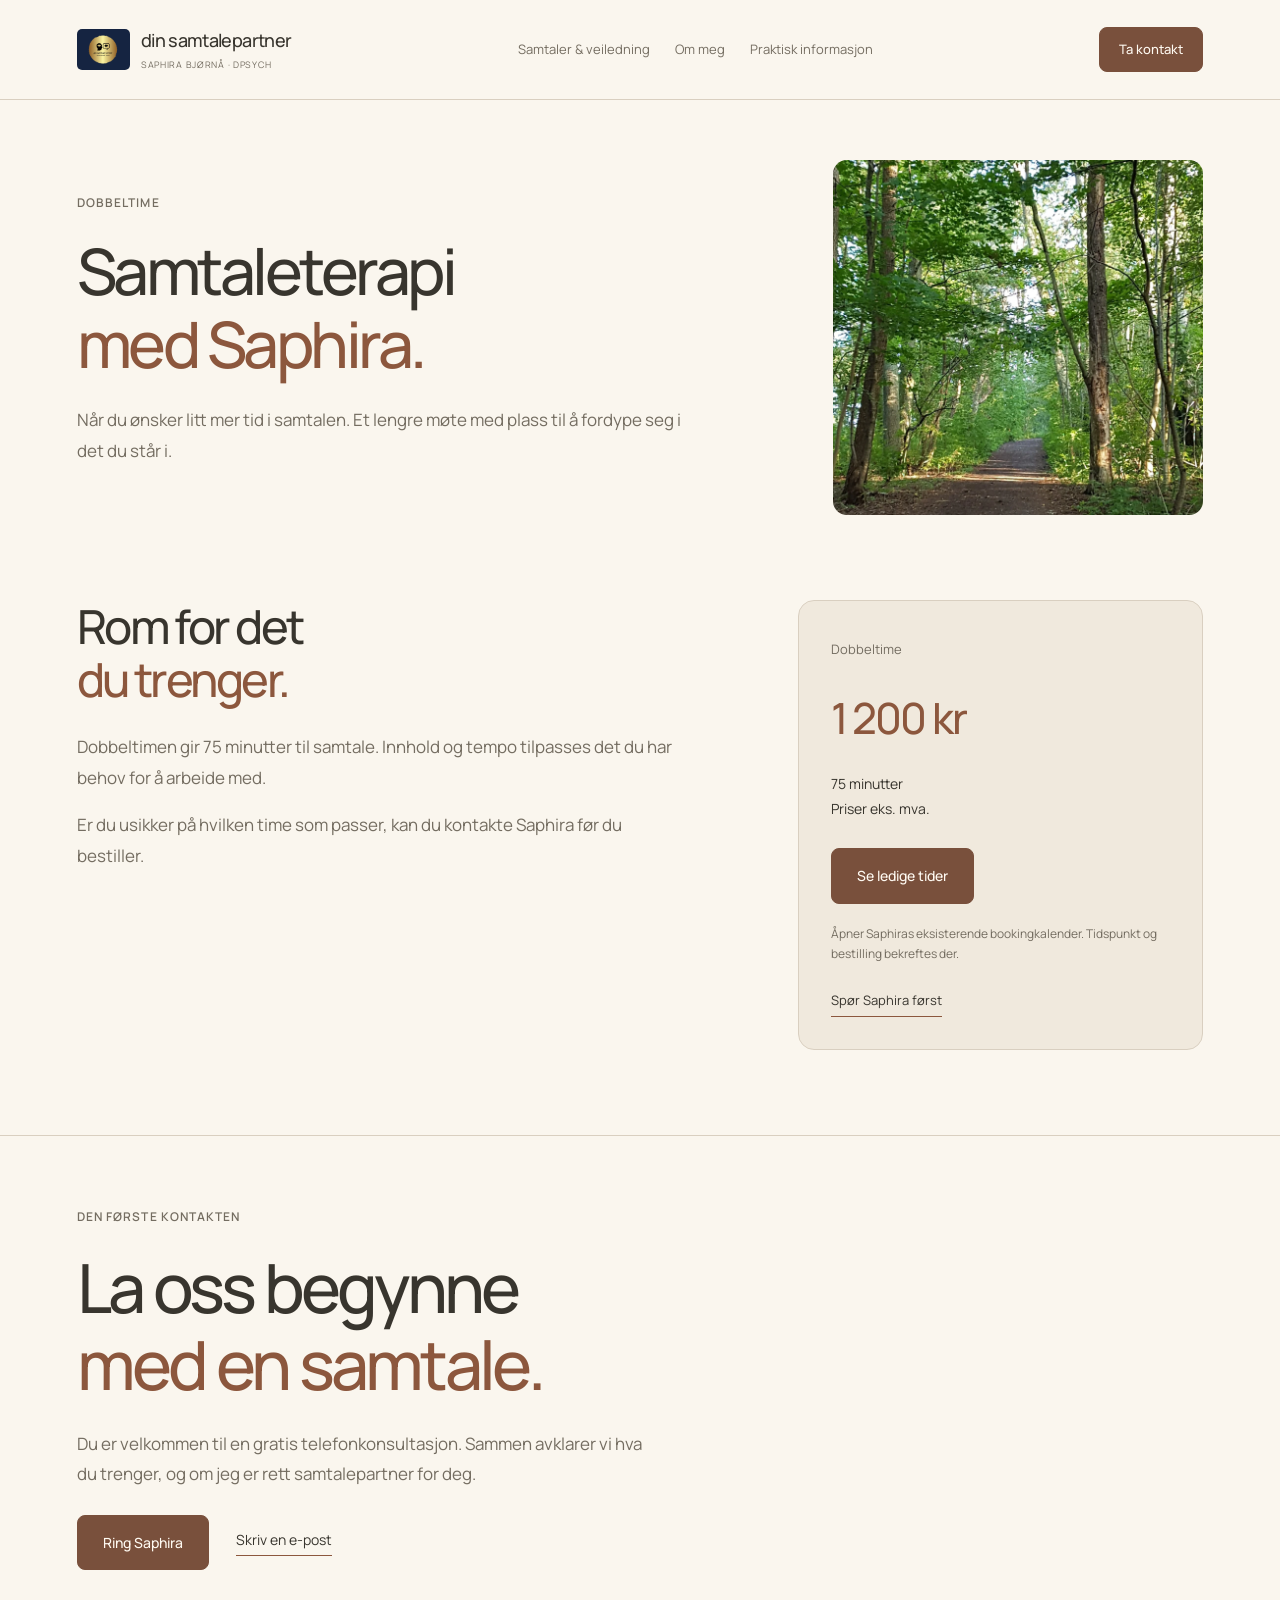
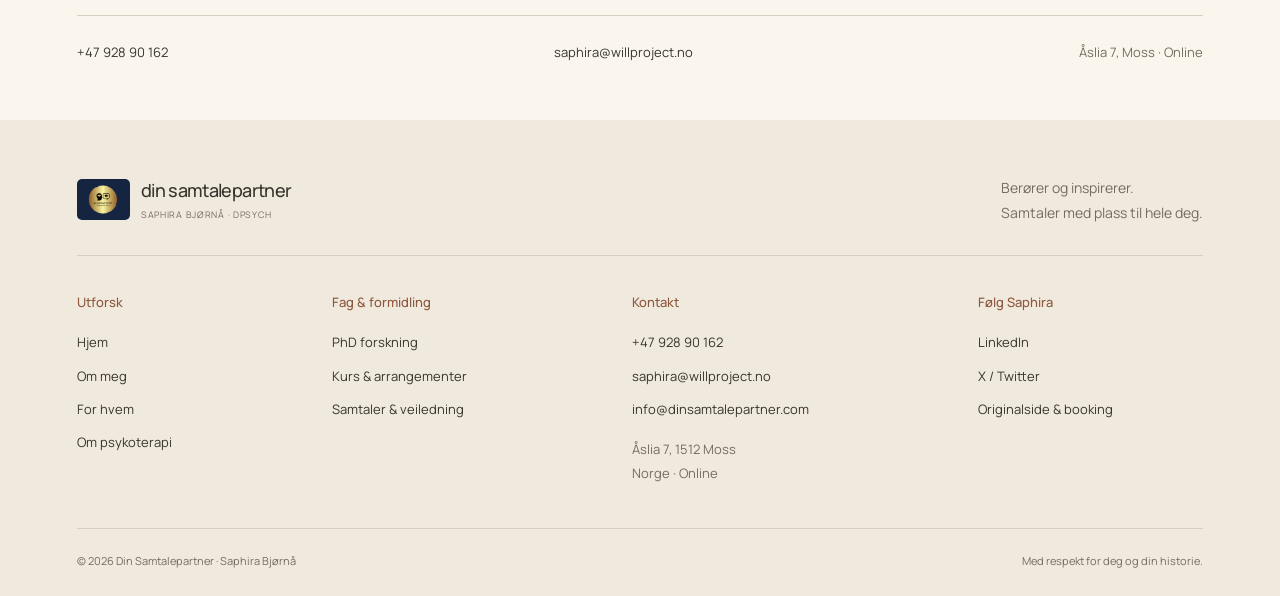
<file: service-page/samtaleterapi-dobbeltime-75-minutter/index.html>
<!doctype html><html lang="nb"><head><meta charset="utf-8"><meta name="viewport" content="width=device-width,initial-scale=1"><title>Samtaleterapi · Dobbeltime | Din Samtalepartner</title><meta name="description" content="Når du ønsker litt mer tid i samtalen. Et lengre møte med plass til å fordype seg i det du står i."><meta name="theme-color" content="#faf6ee"><meta property="og:title" content="Samtaleterapi · Dobbeltime | Din Samtalepartner"><meta property="og:description" content="Når du ønsker litt mer tid i samtalen. Et lengre møte med plass til å fordype seg i det du står i."><meta property="og:image" content="https://static.wixstatic.com/media/1c5207_8d504ca4187c4824acd3e5a28798c0b1%7Emv2.jpg/v1/fit/w_2500,h_1330,al_c/1c5207_8d504ca4187c4824acd3e5a28798c0b1%7Emv2.jpg"><link rel="icon" href="../../assets/logo.webp"><link rel="stylesheet" href="../../fonts.css"><link rel="stylesheet" href="../../style.css"></head><body class="inner-page" data-root="../../"><a class="skip" href="#main">Hopp til innhold</a><header class="site-header"><a aria-label="Din Samtalepartner, hjem" class="brand" href="../../index.html"><img alt="" src="../../assets/logo.webp"/><span>din samtalepartner<small>SAPHIRA BJØRNÅ · DPSYCH</small></span></a><nav aria-label="Hovedmeny" class="desktop-nav"><a href="../../index.html#tjenester">Samtaler &amp; veiledning</a><a href="../../index.html#om">Om meg</a><a href="../../index.html#praktisk">Praktisk informasjon</a></nav><a class="button header-button" href="../../index.html#kontakt">Ta kontakt</a><button aria-controls="mobile-nav" aria-expanded="false" class="menu-button">Meny +</button></header><nav class="mobile-nav" hidden="" id="mobile-nav"><a href="../../index.html#tjenester">Samtaler &amp; veiledning</a><a href="../../index.html#om">Om meg</a><a href="../../index.html#praktisk">Praktisk informasjon</a><a href="../../index.html#kontakt">Ta kontakt</a></nav><main id="main"><section class="page-hero section"><div><p class="eyebrow">Dobbeltime</p><h1>Samtaleterapi<br/><span>med Saphira.</span></h1><p>Når du ønsker litt mer tid i samtalen. Et lengre møte med plass til å fordype seg i det du står i.</p></div><img alt="Dobbeltime" class="" decoding="async" loading="eager" src="../../assets/service-double-session.webp"/></section><section class="service-detail section"><div class="prose"><h2>Rom for det<br/><span>du trenger.</span></h2><p>Dobbeltimen gir 75 minutter til samtale. Innhold og tempo tilpasses det du har behov for å arbeide med.</p><p>Er du usikker på hvilken time som passer, kan du kontakte Saphira før du bestiller.</p></div><aside class="booking-box"><span>Dobbeltime</span><h3>1 200 kr</h3><p>75 minutter<br/>Priser eks. mva.</p><a class="button" href="https://www.dinsamtalepartner.com/booking-calendar/samtaleterapi-dobbeltime-75-minutter" rel="noopener" target="_blank">Se ledige tider</a><p class="booking-note">Åpner Saphiras eksisterende bookingkalender. Tidspunkt og bestilling bekreftes der.</p><a class="text-link" href="tel:+4792890162">Spør Saphira først</a></aside></section><section class="contact section" id="kontakt"><p class="eyebrow">Den første kontakten</p><h2>La oss begynne<br/><span>med en samtale.</span></h2><p>Du er velkommen til en gratis telefonkonsultasjon. Sammen avklarer vi hva du trenger, og om jeg er rett samtalepartner for deg.</p><div class="contact-actions"><a class="button" href="tel:+4792890162">Ring Saphira</a><a class="text-link" href="mailto:saphira@willproject.no">Skriv en e-post</a></div><div class="contact-bottom"><a href="tel:+4792890162">+47 928 90 162</a><a href="mailto:saphira@willproject.no">saphira@willproject.no</a><span>Åslia 7, Moss · Online</span></div></section></main><footer class="footer"><div class="footer-top"><a aria-label="Din Samtalepartner, hjem" class="brand" href="../../index.html"><img alt="Din Samtalepartner" src="../../assets/logo.webp"/><span>din samtalepartner<small>SAPHIRA BJØRNÅ · DPSYCH</small></span></a><p>Berører og inspirerer.<br/>Samtaler med plass til hele deg.</p></div><div class="footer-links"><div><h3>Utforsk</h3><a href="../../index.html">Hjem</a><a href="../../om-meg/index.html">Om meg</a><a href="../../hva-og-for-hvem/index.html">For hvem</a><a href="../../about/index.html">Om psykoterapi</a></div><div><h3>Fag &amp; formidling</h3><a href="../../forskning/index.html">PhD forskning</a><a href="../../experiences/index.html">Kurs &amp; arrangementer</a><a href="../../index.html#tjenester">Samtaler &amp; veiledning</a></div><div><h3>Kontakt</h3><a href="tel:+4792890162">+47 928 90 162</a><a href="mailto:saphira@willproject.no">saphira@willproject.no</a><a href="mailto:info@dinsamtalepartner.com">info@dinsamtalepartner.com</a><p>Åslia 7, 1512 Moss<br/>Norge · Online</p></div><div><h3>Følg Saphira</h3><a href="https://www.linkedin.com/in/saphira-bj%C3%B8rn%C3%A5-dpsych-177b5113/" rel="noopener" target="_blank">LinkedIn</a><a href="https://twitter.com/@BjSaphira" rel="noopener" target="_blank">X / Twitter</a><a href="https://www.dinsamtalepartner.com/" rel="noopener" target="_blank">Originalside &amp; booking</a></div></div><div class="footer-bottom"><span>© 2026 Din Samtalepartner · Saphira Bjørnå</span><span>Med respekt for deg og din historie.</span></div></footer><script src="../../app.js"></script></body></html>
</file>
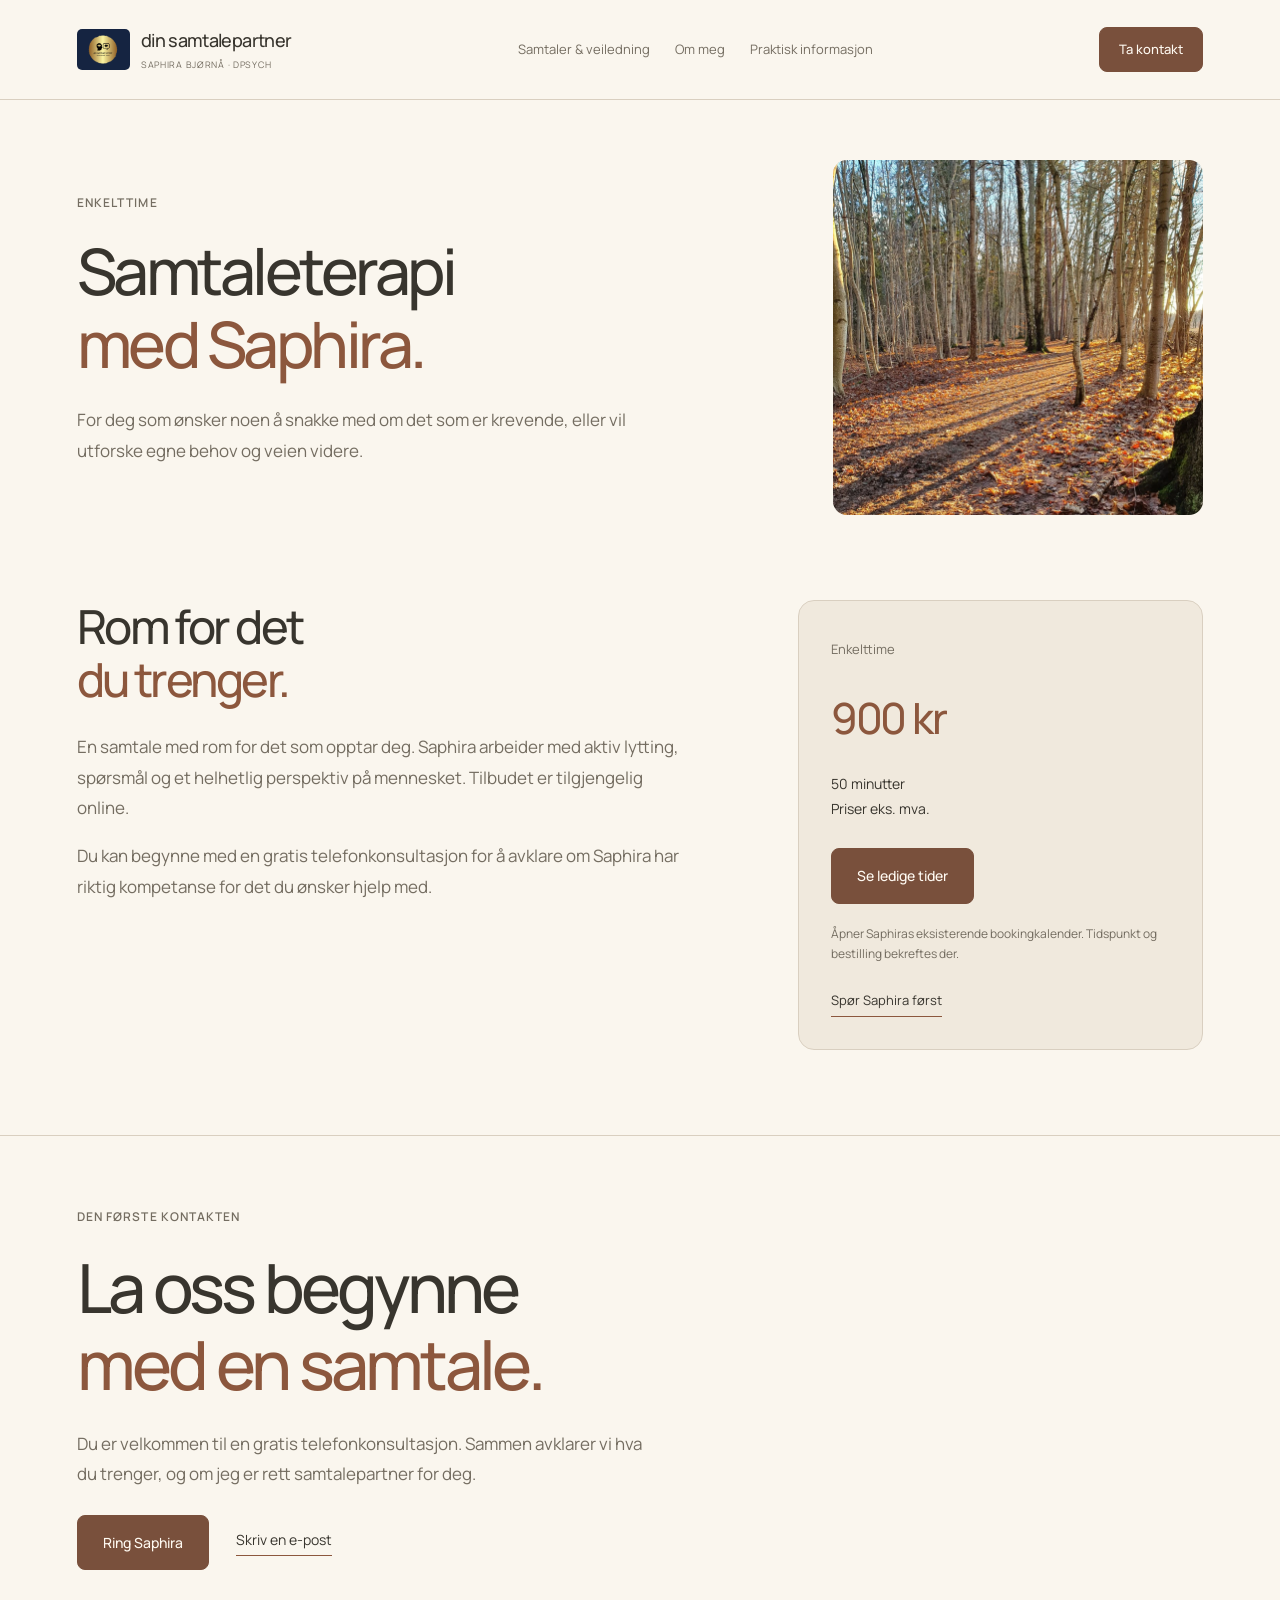
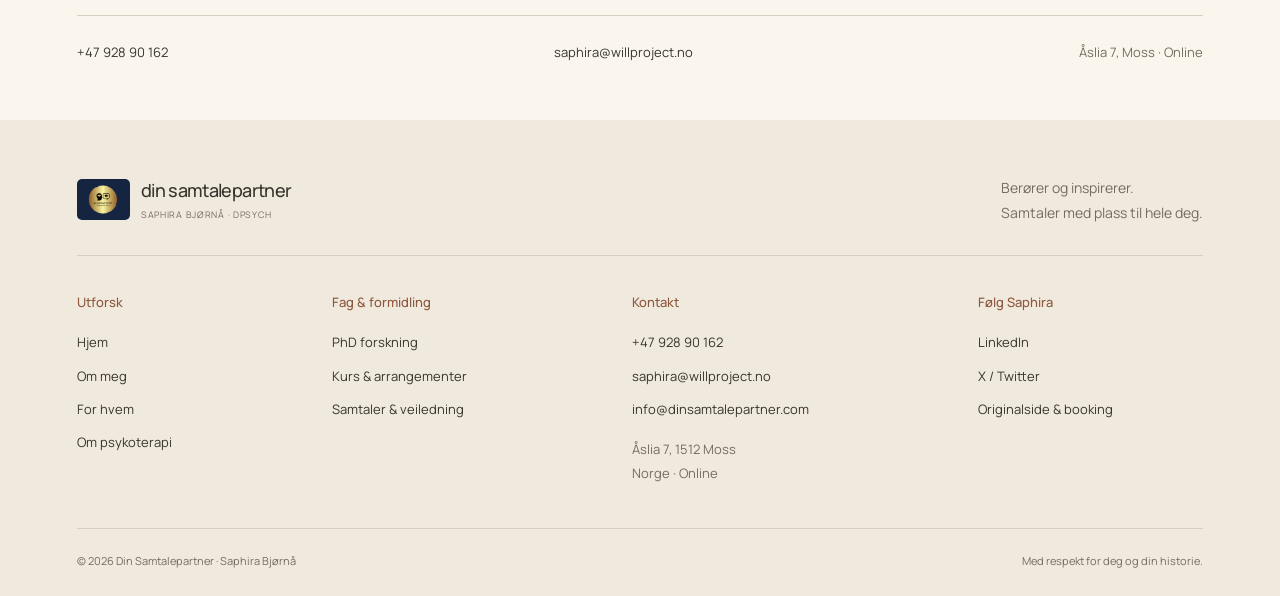
<file: service-page/samtaleterapi-enkelttime-50-min/index.html>
<!doctype html><html lang="nb"><head><meta charset="utf-8"><meta name="viewport" content="width=device-width,initial-scale=1"><title>Samtaleterapi · Enkelttime | Din Samtalepartner</title><meta name="description" content="For deg som ønsker noen å snakke med om det som er krevende, eller vil utforske egne behov og veien videre."><meta name="theme-color" content="#faf6ee"><meta property="og:title" content="Samtaleterapi · Enkelttime | Din Samtalepartner"><meta property="og:description" content="For deg som ønsker noen å snakke med om det som er krevende, eller vil utforske egne behov og veien videre."><meta property="og:image" content="https://static.wixstatic.com/media/1c5207_8d504ca4187c4824acd3e5a28798c0b1%7Emv2.jpg/v1/fit/w_2500,h_1330,al_c/1c5207_8d504ca4187c4824acd3e5a28798c0b1%7Emv2.jpg"><link rel="icon" href="../../assets/logo.webp"><link rel="stylesheet" href="../../fonts.css"><link rel="stylesheet" href="../../style.css"></head><body class="inner-page" data-root="../../"><a class="skip" href="#main">Hopp til innhold</a><header class="site-header"><a aria-label="Din Samtalepartner, hjem" class="brand" href="../../index.html"><img alt="" src="../../assets/logo.webp"/><span>din samtalepartner<small>SAPHIRA BJØRNÅ · DPSYCH</small></span></a><nav aria-label="Hovedmeny" class="desktop-nav"><a href="../../index.html#tjenester">Samtaler &amp; veiledning</a><a href="../../index.html#om">Om meg</a><a href="../../index.html#praktisk">Praktisk informasjon</a></nav><a class="button header-button" href="../../index.html#kontakt">Ta kontakt</a><button aria-controls="mobile-nav" aria-expanded="false" class="menu-button">Meny +</button></header><nav class="mobile-nav" hidden="" id="mobile-nav"><a href="../../index.html#tjenester">Samtaler &amp; veiledning</a><a href="../../index.html#om">Om meg</a><a href="../../index.html#praktisk">Praktisk informasjon</a><a href="../../index.html#kontakt">Ta kontakt</a></nav><main id="main"><section class="page-hero section"><div><p class="eyebrow">Enkelttime</p><h1>Samtaleterapi<br/><span>med Saphira.</span></h1><p>For deg som ønsker noen å snakke med om det som er krevende, eller vil utforske egne behov og veien videre.</p></div><img alt="Enkelttime" class="" decoding="async" loading="eager" src="../../assets/service-single-session.webp"/></section><section class="service-detail section"><div class="prose"><h2>Rom for det<br/><span>du trenger.</span></h2><p>En samtale med rom for det som opptar deg. Saphira arbeider med aktiv lytting, spørsmål og et helhetlig perspektiv på mennesket. Tilbudet er tilgjengelig online.</p><p>Du kan begynne med en gratis telefonkonsultasjon for å avklare om Saphira har riktig kompetanse for det du ønsker hjelp med.</p></div><aside class="booking-box"><span>Enkelttime</span><h3>900 kr</h3><p>50 minutter<br/>Priser eks. mva.</p><a class="button" href="https://www.dinsamtalepartner.com/booking-calendar/samtaleterapi-enkelttime-50-min" rel="noopener" target="_blank">Se ledige tider</a><p class="booking-note">Åpner Saphiras eksisterende bookingkalender. Tidspunkt og bestilling bekreftes der.</p><a class="text-link" href="tel:+4792890162">Spør Saphira først</a></aside></section><section class="contact section" id="kontakt"><p class="eyebrow">Den første kontakten</p><h2>La oss begynne<br/><span>med en samtale.</span></h2><p>Du er velkommen til en gratis telefonkonsultasjon. Sammen avklarer vi hva du trenger, og om jeg er rett samtalepartner for deg.</p><div class="contact-actions"><a class="button" href="tel:+4792890162">Ring Saphira</a><a class="text-link" href="mailto:saphira@willproject.no">Skriv en e-post</a></div><div class="contact-bottom"><a href="tel:+4792890162">+47 928 90 162</a><a href="mailto:saphira@willproject.no">saphira@willproject.no</a><span>Åslia 7, Moss · Online</span></div></section></main><footer class="footer"><div class="footer-top"><a aria-label="Din Samtalepartner, hjem" class="brand" href="../../index.html"><img alt="Din Samtalepartner" src="../../assets/logo.webp"/><span>din samtalepartner<small>SAPHIRA BJØRNÅ · DPSYCH</small></span></a><p>Berører og inspirerer.<br/>Samtaler med plass til hele deg.</p></div><div class="footer-links"><div><h3>Utforsk</h3><a href="../../index.html">Hjem</a><a href="../../om-meg/index.html">Om meg</a><a href="../../hva-og-for-hvem/index.html">For hvem</a><a href="../../about/index.html">Om psykoterapi</a></div><div><h3>Fag &amp; formidling</h3><a href="../../forskning/index.html">PhD forskning</a><a href="../../experiences/index.html">Kurs &amp; arrangementer</a><a href="../../index.html#tjenester">Samtaler &amp; veiledning</a></div><div><h3>Kontakt</h3><a href="tel:+4792890162">+47 928 90 162</a><a href="mailto:saphira@willproject.no">saphira@willproject.no</a><a href="mailto:info@dinsamtalepartner.com">info@dinsamtalepartner.com</a><p>Åslia 7, 1512 Moss<br/>Norge · Online</p></div><div><h3>Følg Saphira</h3><a href="https://www.linkedin.com/in/saphira-bj%C3%B8rn%C3%A5-dpsych-177b5113/" rel="noopener" target="_blank">LinkedIn</a><a href="https://twitter.com/@BjSaphira" rel="noopener" target="_blank">X / Twitter</a><a href="https://www.dinsamtalepartner.com/" rel="noopener" target="_blank">Originalside &amp; booking</a></div></div><div class="footer-bottom"><span>© 2026 Din Samtalepartner · Saphira Bjørnå</span><span>Med respekt for deg og din historie.</span></div></footer><script src="../../app.js"></script></body></html>
</file>
<file: fonts.css>
@font-face {
  font-family: 'Manrope';
  font-style: normal;
  font-weight: 400;
  font-display: swap;
  src: url(assets/manrope-0.ttf) format('truetype');
}
@font-face {
  font-family: 'Manrope';
  font-style: normal;
  font-weight: 500;
  font-display: swap;
  src: url(assets/manrope-1.ttf) format('truetype');
}
@font-face {
  font-family: 'Manrope';
  font-style: normal;
  font-weight: 600;
  font-display: swap;
  src: url(assets/manrope-2.ttf) format('truetype');
}
@font-face {
  font-family: 'Manrope';
  font-style: normal;
  font-weight: 700;
  font-display: swap;
  src: url(assets/manrope-3.ttf) format('truetype');
}
@font-face {
  font-family: 'Manrope';
  font-style: normal;
  font-weight: 800;
  font-display: swap;
  src: url(assets/manrope-4.ttf) format('truetype');
}
</file>
<file: style.css>
:root{--bg:#faf6ee;--surface:#f0e9dd;--ink:#38352e;--muted:#746d61;--line:#d9cfc0;--gold:#8c573d;--accent:#8c573d;--button:#79503c;--gutter:clamp(22px,6vw,94px);--font:Manrope,Arial,sans-serif}*{box-sizing:border-box}html{scroll-behavior:smooth;scroll-padding-top:35px}body{margin:0;background:var(--bg);color:var(--ink);font:17px/1.8 var(--font);overflow-x:clip}img{display:block;max-width:100%;height:auto}a{color:inherit;text-decoration:none}button,input,select,textarea{font:inherit;color:inherit}button{cursor:pointer}a,button{touch-action:manipulation}a:focus-visible,button:focus-visible,summary:focus-visible{outline:2px solid var(--accent);outline-offset:6px}h1,h2,h3,p,figure{margin-top:0}h1,h2{font-weight:500;letter-spacing:-.055em;line-height:1.13}h2{font-size:clamp(36px,4.3vw,62px);margin-bottom:26px}h2 span{color:var(--accent)}p{max-width:61ch}::selection{color:var(--bg);background:var(--button)}[hidden]{display:none!important}.section{padding:85px var(--gutter);max-width:1400px;margin:auto}.eyebrow{font-size:12px;letter-spacing:.09em;text-transform:uppercase;font-weight:600;margin-bottom:22px;color:var(--muted)}.skip{position:fixed;top:-100px;left:15px;padding:10px 20px;background:var(--button);color:white;z-index:100}.skip:focus{top:10px}.site-header{position:relative;z-index:20;display:flex;justify-content:space-between;align-items:center;height:100px;padding:0 var(--gutter);gap:28px;max-width:1500px;margin:auto}.brand{display:flex;align-items:center;gap:11px;flex:none}.brand img{width:53px;height:41px;object-fit:cover;border-radius:5px}.brand>span{font-size:18px;letter-spacing:-.035em;line-height:1.25;font-weight:500}.brand small{display:block;font-size:9px;letter-spacing:.08em;margin-top:7px;color:var(--muted);font-weight:400}.desktop-nav{display:flex;gap:25px}.desktop-nav a{font-size:13px;color:var(--muted);white-space:nowrap}.desktop-nav a:hover{color:var(--accent)}.button{display:inline-flex;align-items:center;justify-content:center;min-height:54px;padding:14px 25px;white-space:nowrap;background:var(--button);border:1px solid var(--button);border-radius:8px;color:#fffaf2;font-size:14px;font-weight:500;transition:background .2s}.button:hover{background:#623c2a}.button.outline{color:var(--ink);background:transparent;border-color:var(--line)}.button.outline:hover{border-color:var(--accent)}.header-button{min-height:43px;padding:10px 19px;font-size:13px}.menu-button{display:none;border:0;background:none;font-size:14px;padding:12px 0}.mobile-nav{position:absolute;left:0;right:0;top:80px;padding:20px var(--gutter);background:var(--bg);z-index:30;border-bottom:1px solid var(--line);box-shadow:0 15px 20px #5143330a}.mobile-nav a{display:block;font-size:23px;padding:11px 0}.text-link{display:inline-block;border-bottom:1px solid var(--accent);padding:0 0 5px;font-size:14px;line-height:1.5;color:var(--ink)}.text-link:hover{color:var(--accent)}
.hero{display:grid;grid-template-columns:1.2fr .8fr;gap:7%;align-items:center;padding:50px var(--gutter) 85px;max-width:1400px;margin:auto;min-height:620px;height:auto;background:none;color:var(--ink)}.hero-copy{padding:0;display:block}.hero h1{font-size:clamp(62px,6.8vw,98px);line-height:1.06;letter-spacing:-.06em;margin:0 0 28px}.hero h1 span{color:var(--accent)}.hero-copy>p:not(.eyebrow){font-size:18px;line-height:1.8;max-width:430px;color:var(--muted);margin:0 0 30px}.hero .eyebrow{font-size:12px;letter-spacing:.07em;margin-bottom:22px}.hero-actions{display:flex;align-items:center;gap:25px;flex-wrap:wrap}.hero-practical{margin-top:23px;font-size:12px;color:var(--muted)}.hero-portrait{margin:0;max-width:390px;justify-self:end;width:100%;position:relative}.hero-portrait>img{width:100%;height:455px;object-fit:cover;object-position:50% 27%;border-radius:140px 140px 16px 16px}.hero-portrait>figcaption{display:flex;justify-content:space-between;gap:15px;font-size:13px;margin-top:19px}.hero-portrait>figcaption>span:last-child{color:var(--muted);font-size:12px}.intro{padding-top:70px;padding-bottom:37px;border-top:1px solid var(--line)}.intro h2{font-size:clamp(40px,4.6vw,63px);max-width:750px}.intro>p:last-child{font-size:17px;color:var(--muted);max-width:615px;margin-bottom:0}.services{padding-top:0;padding-bottom:70px}.service-list{border-top:1px solid var(--line)}.service-row{display:grid;grid-template-columns:84px 1fr 165px;gap:27px;align-items:center;padding:25px 0;border-bottom:1px solid var(--line)}.service-photo{overflow:hidden;display:block;aspect-ratio:1;border-radius:10px}.service-photo img{width:100%;height:100%;object-fit:cover;transition:transform .4s}.service-row:hover img{transform:scale(1.04)}.service-copy h3{font-size:27px;letter-spacing:-.035em;font-weight:500;line-height:1.25;margin:0 0 9px}.service-copy>p:first-child{font-size:12px;color:var(--accent);margin:0 0 5px}.service-copy>p:last-child{font-size:15px;color:var(--muted);line-height:1.7;margin:0;max-width:580px}.service-book{justify-self:end;text-align:right}.service-book>span{display:block;font-size:12px;color:var(--muted)}.service-book strong{display:block;font-size:24px;font-weight:500;margin:2px 0 11px;letter-spacing:-.035em}.service-book .text-link{font-size:13px}.price-note{font-size:12px;color:var(--muted);margin:20px 0 0;max-width:none}.about-home{display:grid;grid-template-columns:.7fr 1.3fr;gap:10%;align-items:center;padding-top:65px;padding-bottom:75px;border-top:1px solid var(--line)}.portrait-frame{max-width:300px;align-self:center}.portrait-frame>img{width:100%;height:355px;object-fit:cover;object-position:50% 35%;border-radius:14px}.portrait-frame>p{margin:14px 0 0;font-size:12px;color:var(--muted)}.about-copy h2{font-size:clamp(39px,4.2vw,58px)}.about-copy>p:not(.eyebrow){font-size:16px;color:var(--muted);max-width:560px}.credentials{display:grid;grid-template-columns:1fr 1fr;gap:25px;margin:30px 0}.credentials>div{padding-top:20px;border-top:1px solid var(--line)}.credentials span{font-size:23px;color:var(--accent);font-weight:500}.credentials p{font-size:12px;line-height:1.7;color:var(--muted);margin:8px 0 0}.who-section{display:grid;grid-template-columns:1.25fr .75fr;gap:12%;align-items:center;border-top:1px solid var(--line)}.who-content h2{font-size:clamp(38px,4.3vw,62px)}.who-content h2 br:nth-of-type(2){display:none}.who-content>p{font-size:16px;color:var(--muted);max-width:520px}.who-photo{max-width:300px;justify-self:end}.who-photo img{height:330px;width:100%;object-fit:cover;border-radius:14px}.who-photo p{font-size:12px;color:var(--muted);margin:17px 0 0}.topic-list{margin:25px 0}.topic-list details{border-top:1px solid var(--line);padding:18px 0}.topic-list details:last-child{border-bottom:1px solid var(--line)}summary{list-style:none;cursor:pointer;display:flex;justify-content:space-between;gap:20px;font-size:16px;line-height:1.5}summary:after{content:'+';font-size:22px;color:var(--accent);font-weight:400;line-height:1}details[open]>summary:after{content:'−'}summary::-webkit-details-marker{display:none}details>p{font-size:14px;color:var(--muted);margin:15px 0 0;max-width:60ch}.process{border-top:1px solid var(--line)}.process-grid{display:grid;grid-template-columns:repeat(3,1fr);gap:45px;margin-top:40px}.process-grid article{padding-top:20px;border-top:1px solid var(--line)}.process-grid article>span{display:block;color:var(--accent);font-size:13px;margin-bottom:23px}.process-grid h3{font-size:23px;font-weight:500;letter-spacing:-.025em;margin:0 0 15px}.process-grid p{font-size:15px;color:var(--muted);max-width:310px}.practical{padding-top:30px;padding-bottom:80px}.practical h2{font-size:clamp(38px,4.1vw,58px)}.practical-grid{display:grid;grid-template-columns:1fr 1fr;gap:8%;margin-top:35px}.facts>div{display:grid;grid-template-columns:120px 1fr;gap:17px;border-top:1px solid var(--line);padding:19px 0}.facts span{font-size:13px;color:var(--accent)}.facts p{font-size:14px;margin:0}.faq details{border-top:1px solid var(--line);padding:19px 0}.faq summary{font-size:15px}.research{display:grid;grid-template-columns:.7fr 1.3fr;gap:10%;align-items:center;border-top:1px solid var(--line)}.research-photo{max-width:305px}.research-photo img{width:100%;height:285px;object-fit:cover;border-radius:14px}.research h2{font-size:clamp(38px,4.1vw,58px)}.research p:not(.eyebrow){color:var(--muted);font-size:16px}.actions{display:flex;gap:22px;flex-wrap:wrap;margin-top:25px}.contact{padding-top:70px;padding-bottom:55px;border-top:1px solid var(--line)}.contact h2{font-size:clamp(43px,5.3vw,76px);max-width:950px}.contact h2 span{color:var(--accent)}.contact>p:not(.eyebrow){max-width:570px;color:var(--muted);margin:25px 0;font-size:17px}.contact-actions{display:flex;align-items:center;gap:27px}.contact-bottom{display:flex;justify-content:space-between;gap:25px;border-top:1px solid var(--line);padding-top:25px;margin-top:45px;font-size:13px}.contact-bottom>span{color:var(--muted)}.contact-bottom>a:hover{color:var(--accent)}.footer{padding:55px var(--gutter) 25px;background:var(--surface)}.footer-top{display:flex;align-items:center;justify-content:space-between;border-bottom:1px solid var(--line);padding-bottom:30px}.footer-top>p{font-size:14px;color:var(--muted);margin:0}.footer-links{display:grid;grid-template-columns:1fr 1.2fr 1.4fr 1fr;gap:30px;margin-top:35px}.footer-links h3{font-size:13px;font-weight:500;color:var(--accent);margin-bottom:17px}.footer-links a{display:block;font-size:13px;margin-bottom:10px;width:fit-content}.footer-links a:hover{color:var(--accent)}.footer-links p{font-size:13px;color:var(--muted);margin-top:17px}.footer-bottom{display:flex;justify-content:space-between;gap:25px;margin-top:30px;padding-top:22px;border-top:1px solid var(--line);font-size:11px;color:var(--muted)}.inner-page .site-header{border-bottom:1px solid var(--line)}.page-hero{display:grid;grid-template-columns:1.2fr .8fr;gap:8%;align-items:center;padding-top:60px;padding-bottom:55px}.page-hero h1{font-size:clamp(44px,5vw,70px);margin-bottom:25px;overflow-wrap:anywhere}.page-hero h1 span{color:var(--accent)}.page-hero>div>p:not(.eyebrow){color:var(--muted);font-size:17px}.page-hero>img{width:100%;max-width:370px;height:355px;object-fit:cover;object-position:center;border-radius:14px;justify-self:end}.service-detail{display:grid;grid-template-columns:1.2fr .8fr;gap:10%;padding-top:30px;align-items:start}.prose>p{color:var(--muted);font-size:17px}.prose h2{font-size:47px}.prose h3{font-size:24px;margin:30px 0 15px;font-weight:500}.booking-box{border:1px solid var(--line);border-radius:16px;padding:32px;position:sticky;top:30px;background:var(--surface)}.booking-box>span{font-size:13px;color:var(--muted)}.booking-box h3{font-size:43px;font-weight:500;color:var(--accent);margin:15px 0;letter-spacing:-.05em}.booking-box>p{font-size:14px}.booking-box .button{margin-top:13px}.booking-box .booking-note{font-size:12px;line-height:1.7;color:var(--muted);margin:20px 0}.booking-box>.text-link{font-size:13px}.prose-page{max-width:1030px;padding-top:35px}.prose-page>p{color:var(--muted);font-size:17px;line-height:1.9;max-width:none}.prose-page>h3{font-size:27px;font-weight:500;margin:40px 0 20px;letter-spacing:-.025em}.prose-page>.button,.prose-page>.text-link{margin:20px 0}.text-hero{padding-top:65px;padding-bottom:45px}.text-hero h1{font-size:clamp(48px,6.2vw,86px)}.text-hero h1 span{color:var(--accent)}.text-hero>p:not(.eyebrow){color:var(--muted);font-size:18px}.event-archive{padding-top:20px;max-width:1150px}.event-archive>h2{font-size:37px}.event-archive article{padding:30px 0;border-top:1px solid var(--line)}.event-archive article>span{font-size:13px;color:var(--accent)}.event-archive h3{font-size:28px;font-weight:500;margin:14px 0}.event-archive p{color:var(--muted);font-size:16px}
@media(max-width:1100px){.site-header{gap:20px}.desktop-nav{gap:18px}.desktop-nav a{font-size:12px}.brand>span{font-size:16px}.brand img{width:48px;height:37px}.header-button{padding:10px 16px;font-size:12px}.hero{gap:6%;min-height:570px;padding-top:40px;padding-bottom:65px}.hero h1{font-size:74px}.hero-portrait>img{height:405px}.hero-copy>p:not(.eyebrow){font-size:17px}.hero-actions{gap:20px}.hero-actions .text-link{font-size:13px}.service-row{gap:23px;grid-template-columns:76px 1fr 145px}.service-copy h3{font-size:25px}.about-copy h2{font-size:44px}.about-home,.who-section,.research{gap:8%}.footer-links{gap:23px}.footer-links a{font-size:12px}.page-hero h1{font-size:56px}.booking-box{padding:26px}}
@media(max-width:800px){.site-header{height:80px;padding:0 26px}.desktop-nav,.header-button{display:none}.menu-button{display:block}.hero{padding:35px 28px 55px;grid-template-columns:1.15fr .85fr;gap:6%;min-height:500px}.hero h1{font-size:58px}.hero-copy>p:not(.eyebrow){font-size:16px}.hero .eyebrow{font-size:10px}.hero-actions{gap:18px}.hero-actions .button{font-size:13px;padding:13px 19px}.hero-portrait>img{height:335px;border-radius:100px 100px 12px 12px}.hero-portrait>figcaption{font-size:11px;display:block}.hero-portrait>figcaption>span:last-child{display:block;margin-top:4px;font-size:11px}.hero-practical{font-size:11px}.section{padding:65px 28px}.intro{padding-bottom:32px}.intro h2{font-size:48px}.services{padding-top:0}.service-row{grid-template-columns:76px 1fr;gap:15px 22px}.service-photo{grid-row:1/3;align-self:start}.service-copy h3{font-size:26px}.service-book{grid-column:2;display:flex;align-items:center;justify-content:flex-start;gap:17px;justify-self:stretch;text-align:left;flex-wrap:wrap}.service-book strong{font-size:20px;margin:0}.service-book .text-link{margin-left:auto}.about-home{grid-template-columns:.72fr 1.28fr;gap:7%}.portrait-frame>img{height:300px}.about-copy h2{font-size:38px}.about-copy>p:not(.eyebrow){font-size:15px}.credentials{grid-template-columns:1fr;gap:18px}.credentials>div{padding-top:15px}.who-section{gap:7%}.who-content h2{font-size:39px}.who-photo img{height:275px}.topic-list summary{font-size:14px}.process-grid{gap:25px}.process-grid h3{font-size:21px}.practical-grid{gap:6%}.facts>div{grid-template-columns:1fr;gap:7px}.research h2{font-size:39px}.research-photo img{height:255px}.contact h2{font-size:57px}.contact-bottom{flex-wrap:wrap;gap:18px}.contact-bottom>span{width:100%}.footer{padding:45px 28px 25px}.footer-links{grid-template-columns:1fr 1fr;gap:30px}.footer-links a{font-size:13px}.page-hero{gap:6%;padding-top:40px;padding-bottom:35px}.page-hero h1{font-size:44px}.page-hero>img{height:300px}.page-hero>div>p:not(.eyebrow){font-size:15px}.service-detail{gap:7%;padding-top:25px}.prose h2{font-size:39px}.prose>p{font-size:16px}.booking-box{padding:23px}.booking-box h3{font-size:36px}.booking-box .button{padding:14px 18px;font-size:13px}}
@media(max-width:540px){.site-header{padding:0 22px;height:78px}.brand img{width:43px;height:33px}.brand>span{font-size:16px}.brand small{font-size:8px;margin-top:6px}.mobile-nav{top:78px}.hero{grid-template-columns:1fr;gap:32px;padding:30px 22px 43px;min-height:0}.hero .eyebrow{font-size:10px;letter-spacing:.045em;margin-bottom:17px}.hero h1{font-size:58px;line-height:1.02;margin-bottom:22px}.hero-copy>p:not(.eyebrow){font-size:16px;line-height:1.75;max-width:340px;margin-bottom:25px}.hero-actions{gap:22px;flex-wrap:nowrap}.hero-actions .button{font-size:13px;padding:14px 18px;min-height:51px}.hero-actions .text-link{font-size:12px}.hero-practical{font-size:11px;margin-top:17px}.hero-portrait{max-width:none;width:100%;display:grid;grid-template-columns:150px 1fr;gap:25px;align-items:center;justify-self:stretch}.hero-portrait>img{height:170px;width:150px;object-position:50% 25%;border-radius:70px 70px 10px 10px}.hero-portrait>figcaption{font-size:14px;line-height:1.65;margin:0}.hero-portrait>figcaption>span:last-child{font-size:12px;margin-top:5px}.section{padding:55px 22px}.intro{padding-top:45px;padding-bottom:28px}.intro h2{font-size:39px}.intro>p:last-child{font-size:16px}.eyebrow{font-size:11px}.services{padding-top:0}.service-row{grid-template-columns:64px 1fr;gap:13px 17px;padding:24px 0}.service-photo{width:64px;height:72px}.service-copy h3{font-size:23px}.service-copy>p:first-child{font-size:11px}.service-copy>p:last-child{font-size:14px;line-height:1.75}.service-book{gap:12px}.service-book>span{font-size:11px}.service-book strong{font-size:20px}.service-book .text-link{font-size:12px;margin-left:0}.price-note{font-size:12px}.about-home{grid-template-columns:1fr;gap:28px}.portrait-frame{width:100%;max-width:none;display:grid;grid-template-columns:105px 1fr;gap:23px;align-items:center}.portrait-frame>img{width:105px;height:135px;border-radius:12px}.portrait-frame>p{font-size:13px;margin:0;max-width:170px}.about-copy h2{font-size:40px}.about-copy>p:not(.eyebrow){font-size:16px}.credentials{grid-template-columns:1fr 1fr;gap:20px;margin:26px 0}.credentials span{font-size:23px}.credentials p{font-size:12px}.who-section{grid-template-columns:1fr;gap:32px}.who-content h2{font-size:40px}.who-content>p{font-size:16px}.topic-list summary{font-size:15px}.topic-list details{padding:19px 0}.who-photo{display:grid;grid-template-columns:120px 1fr;gap:24px;width:100%;max-width:none;align-items:center;justify-self:start}.who-photo img{height:140px;width:120px;border-radius:12px}.who-photo p{font-size:12px;margin:0}.process h2{font-size:39px}.process-grid{grid-template-columns:1fr;margin-top:27px;gap:0}.process-grid article{display:grid;grid-template-columns:30px 1fr;gap:9px 15px;padding:24px 0}.process-grid article>span{grid-column:1;grid-row:1/3;font-size:12px;margin:0;padding-top:3px}.process-grid h3{grid-column:2;font-size:22px;margin:0}.process-grid p{grid-column:2;font-size:15px;margin:0;max-width:none}.practical{padding-top:15px}.practical h2{font-size:37px}.practical-grid{grid-template-columns:1fr;gap:30px;margin-top:28px}.facts>div{grid-template-columns:95px 1fr;gap:15px}.facts span{font-size:12px}.facts p{font-size:14px}.faq summary{font-size:15px}.research{grid-template-columns:1fr;gap:30px}.research-photo{max-width:180px}.research-photo img{width:180px;height:135px}.research h2{font-size:38px}.research p:not(.eyebrow){font-size:16px}.contact h2{font-size:43px}.contact>p:not(.eyebrow){font-size:16px}.contact-actions{gap:23px}.contact-actions .text-link{font-size:13px}.contact-bottom{margin-top:35px;font-size:14px;gap:15px}.contact-bottom>*{width:100%;overflow-wrap:anywhere}.footer{padding:40px 22px 24px}.footer-top{display:block;padding-bottom:25px}.footer-top>p{font-size:14px;margin:22px 0 0}.footer-links{gap:27px 17px}.footer-links>div:nth-child(3){grid-column:1/-1}.footer-links a{font-size:13px;overflow-wrap:anywhere}.footer-links h3{font-size:12px}.footer-links p{font-size:13px}.footer-bottom{display:block;line-height:1.7}.footer-bottom>span{display:block;margin-top:9px}.inner-page .site-header{height:78px}.page-hero{grid-template-columns:1fr;gap:26px;padding-top:32px;padding-bottom:30px}.page-hero h1{font-size:44px;line-height:1.14;margin-bottom:23px}.page-hero>div>p:not(.eyebrow){font-size:16px}.page-hero>img{width:100%;max-width:230px;height:210px;justify-self:start}.service-detail{grid-template-columns:1fr;gap:28px;padding-top:15px}.prose h2{font-size:37px}.booking-box{position:static;padding:26px}.booking-box h3{font-size:42px}.booking-box .button{font-size:14px}.prose-page{padding-top:20px}.prose-page>h2{font-size:38px}.prose-page>p{font-size:16px}.prose-page>h3{font-size:25px;margin-top:30px}.prose-page>.button{white-space:normal;text-align:center}.text-hero{padding-top:40px;padding-bottom:25px}.text-hero h1{font-size:44px}.text-hero>p:not(.eyebrow){font-size:16px}.event-archive{padding-top:15px}.event-archive>h2{font-size:31px}.event-archive h3{font-size:25px}.event-archive article>span{font-size:12px}}
@media(max-width:360px){.hero h1{font-size:52px}.hero-actions{gap:16px}.hero-actions .button{font-size:12px;padding:13px 15px}.hero-actions .text-link{font-size:11px}.hero-portrait{grid-template-columns:130px 1fr;gap:20px}.hero-portrait>img{width:130px;height:150px}}
@media(prefers-reduced-motion:reduce){html{scroll-behavior:auto}*,*:before,*:after{transition:none!important;animation:none!important}}
</file>
